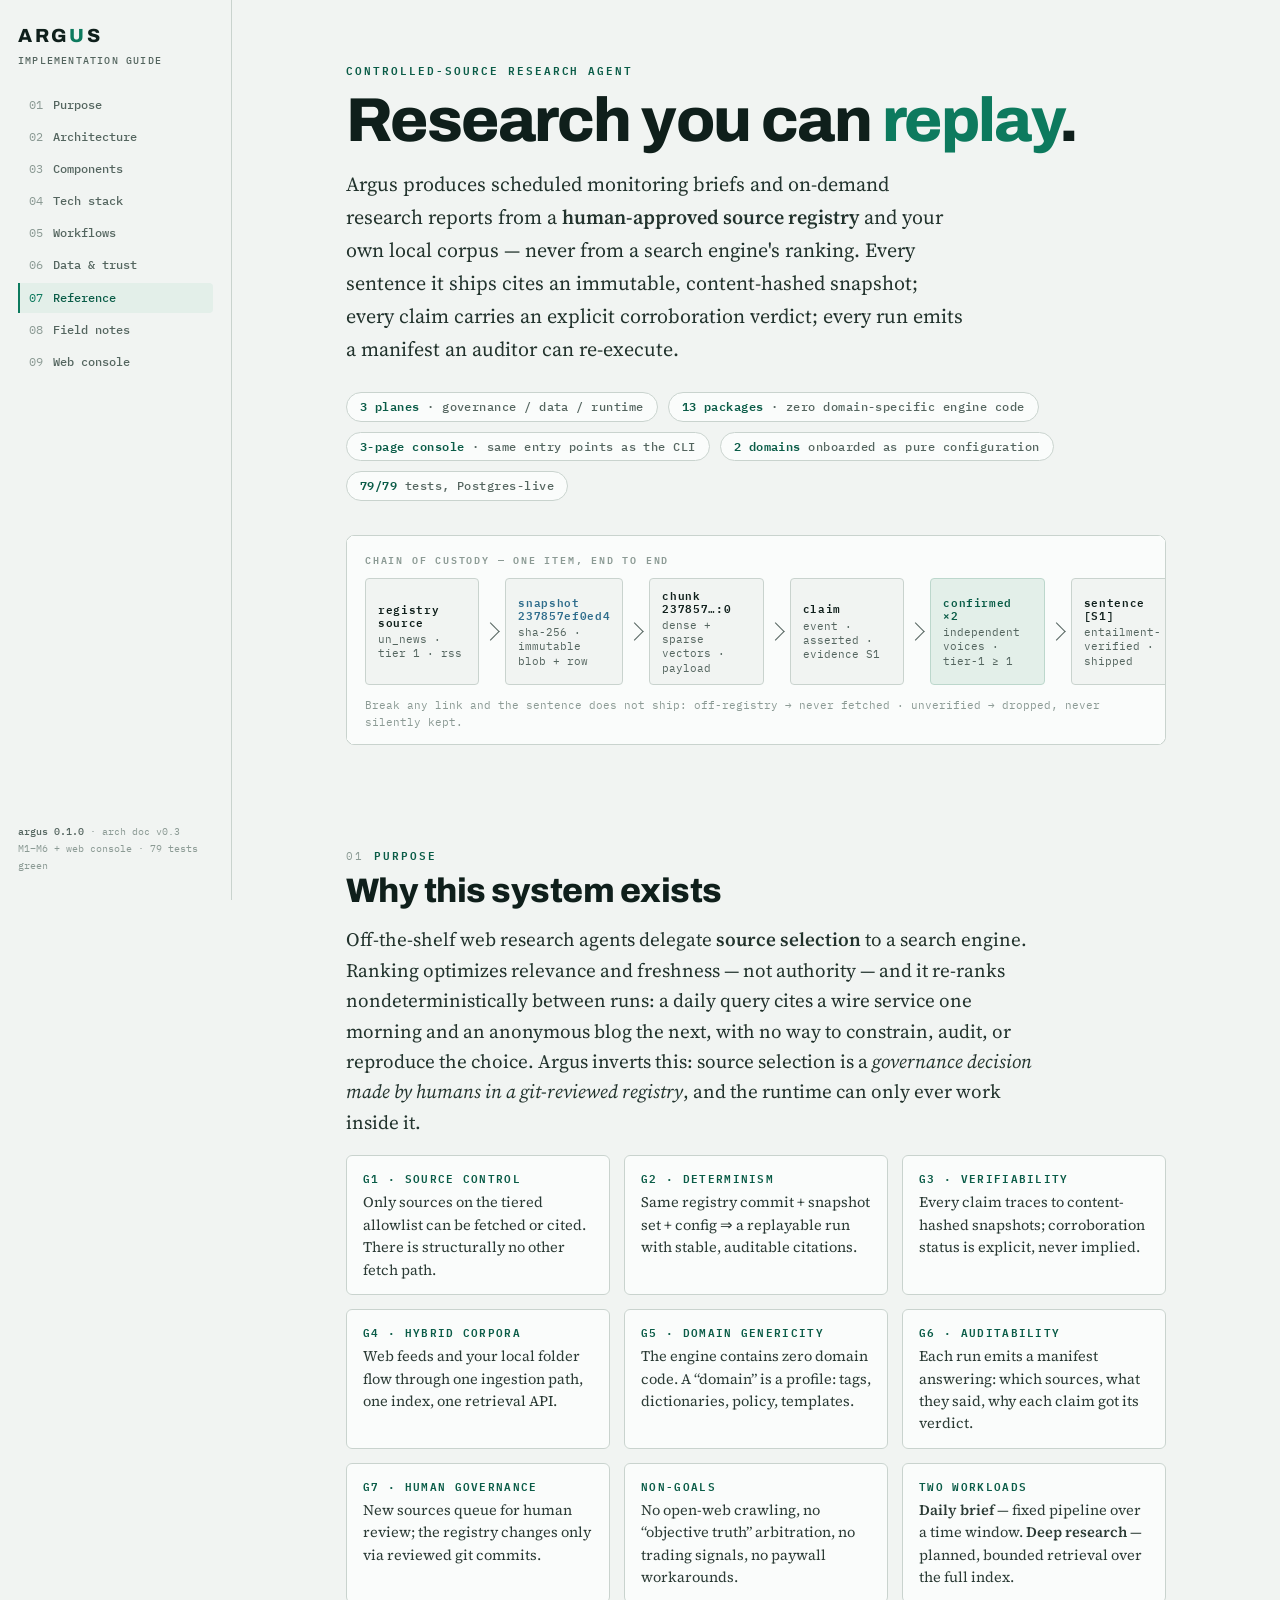
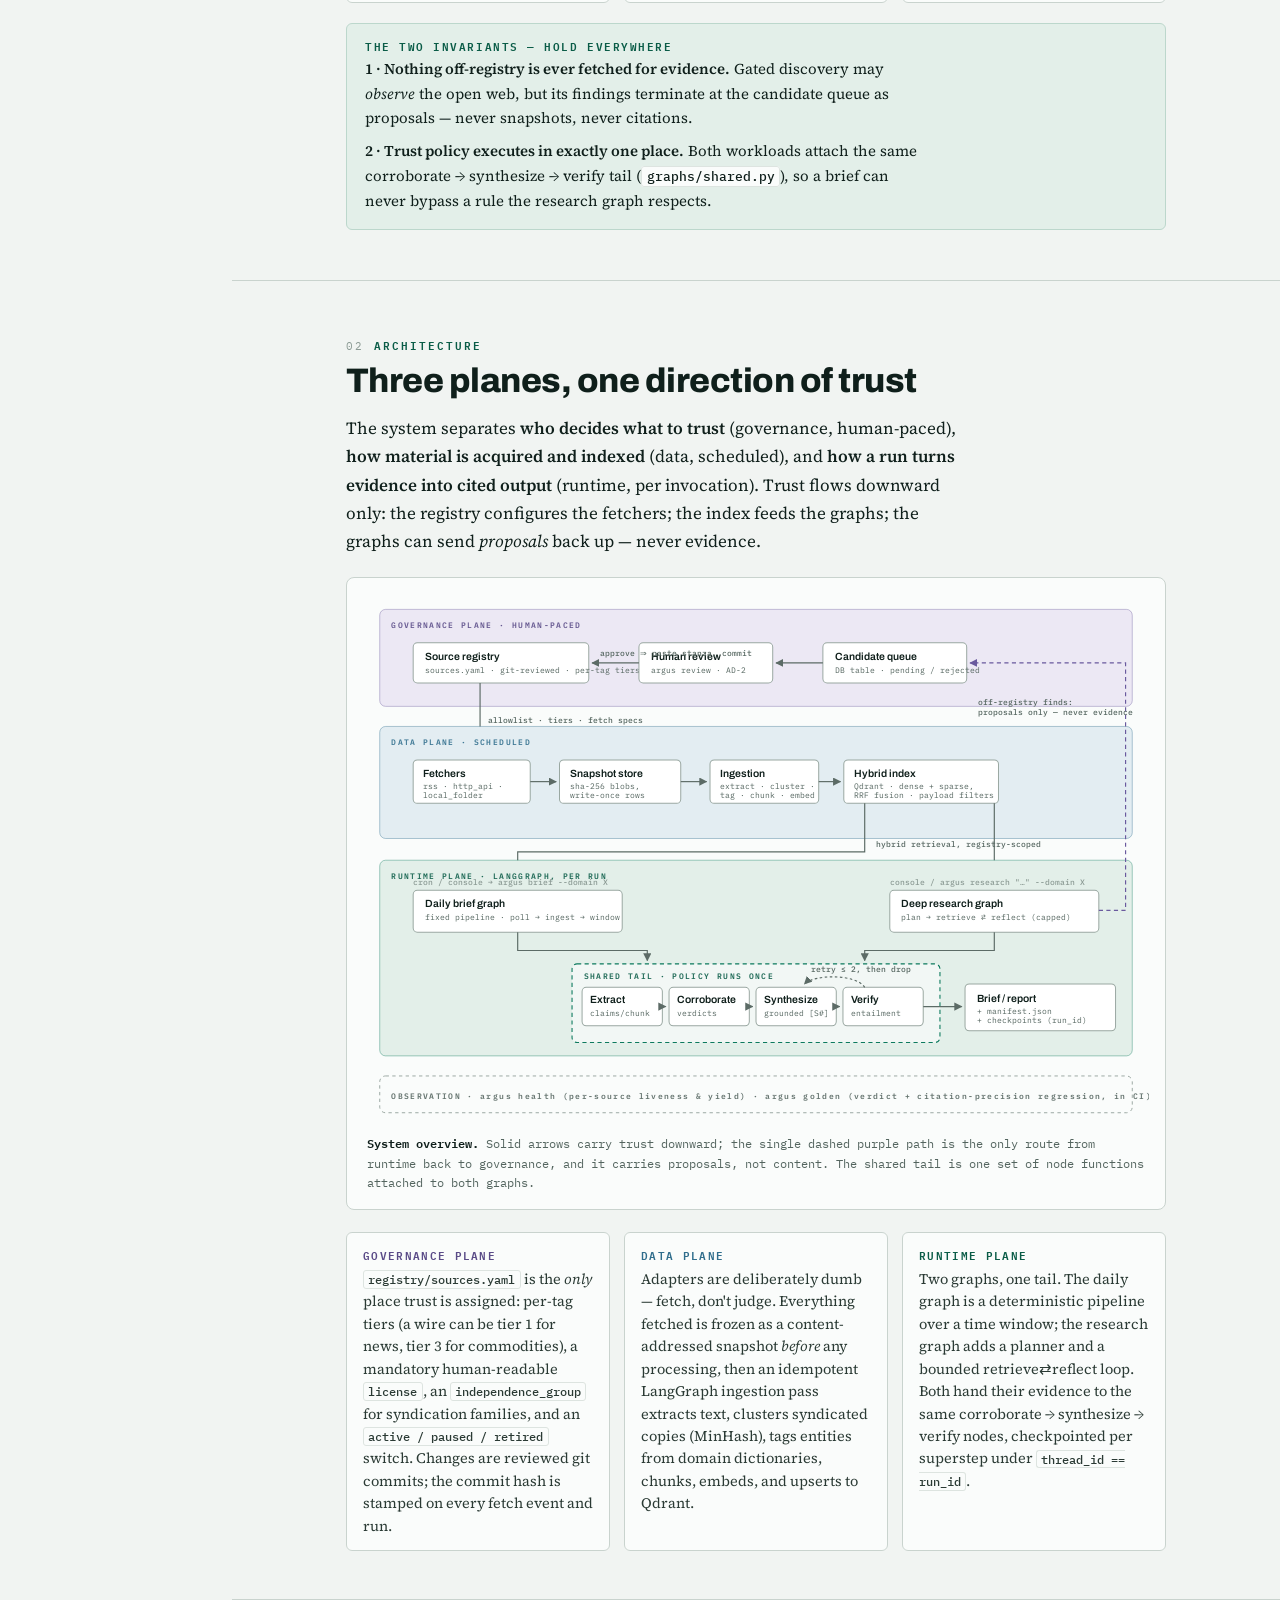
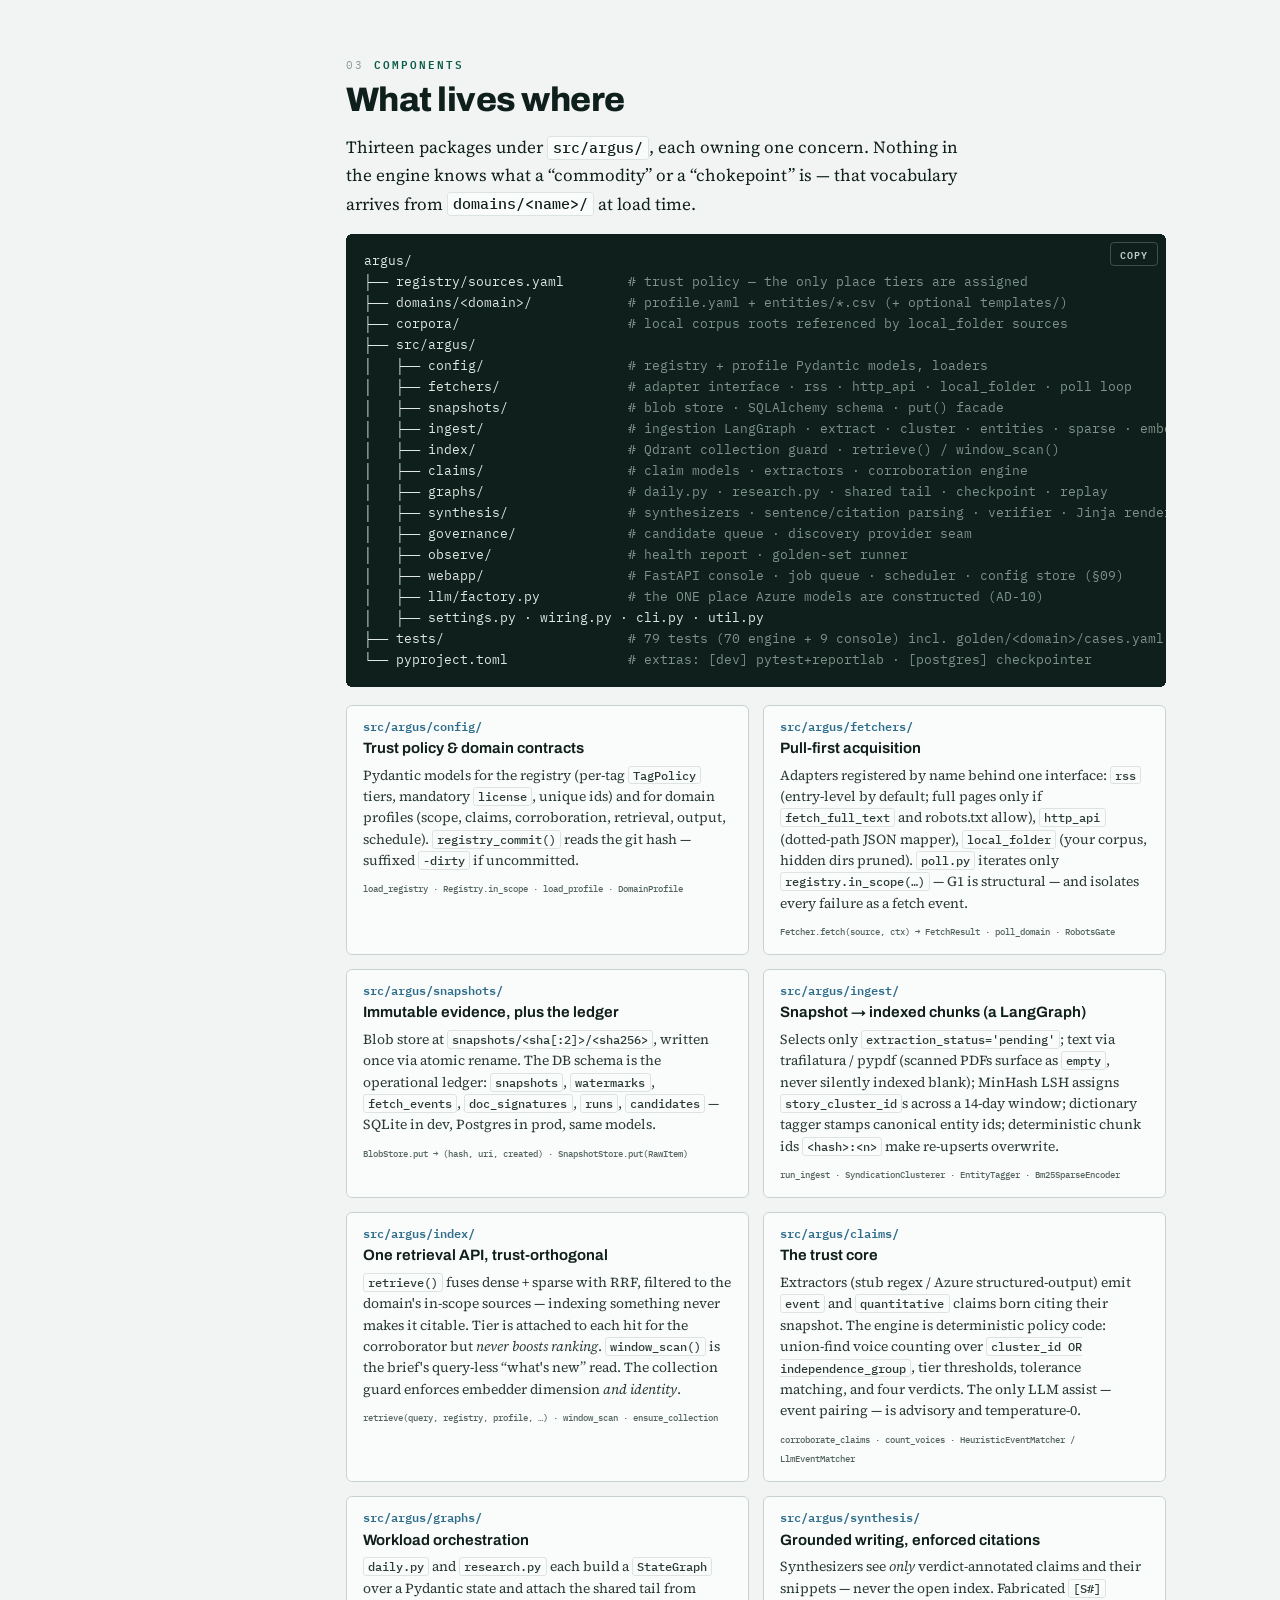
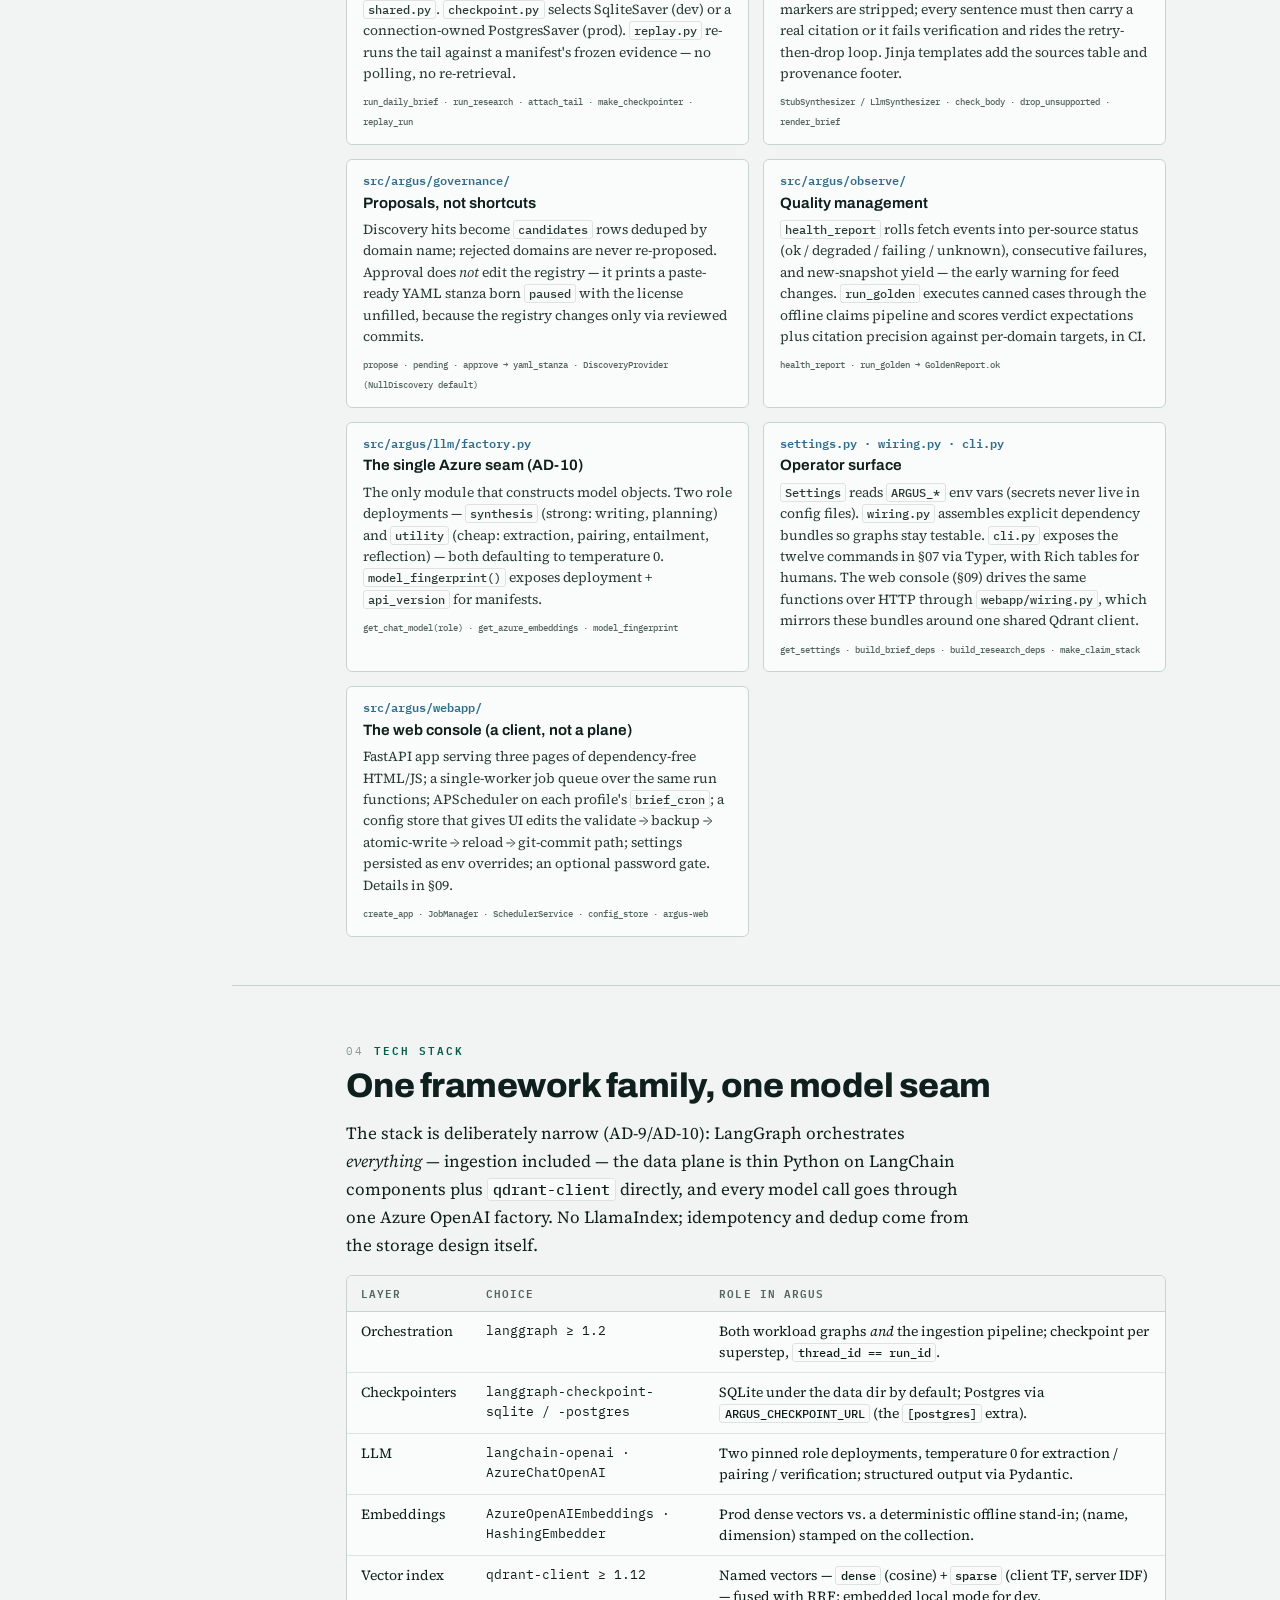
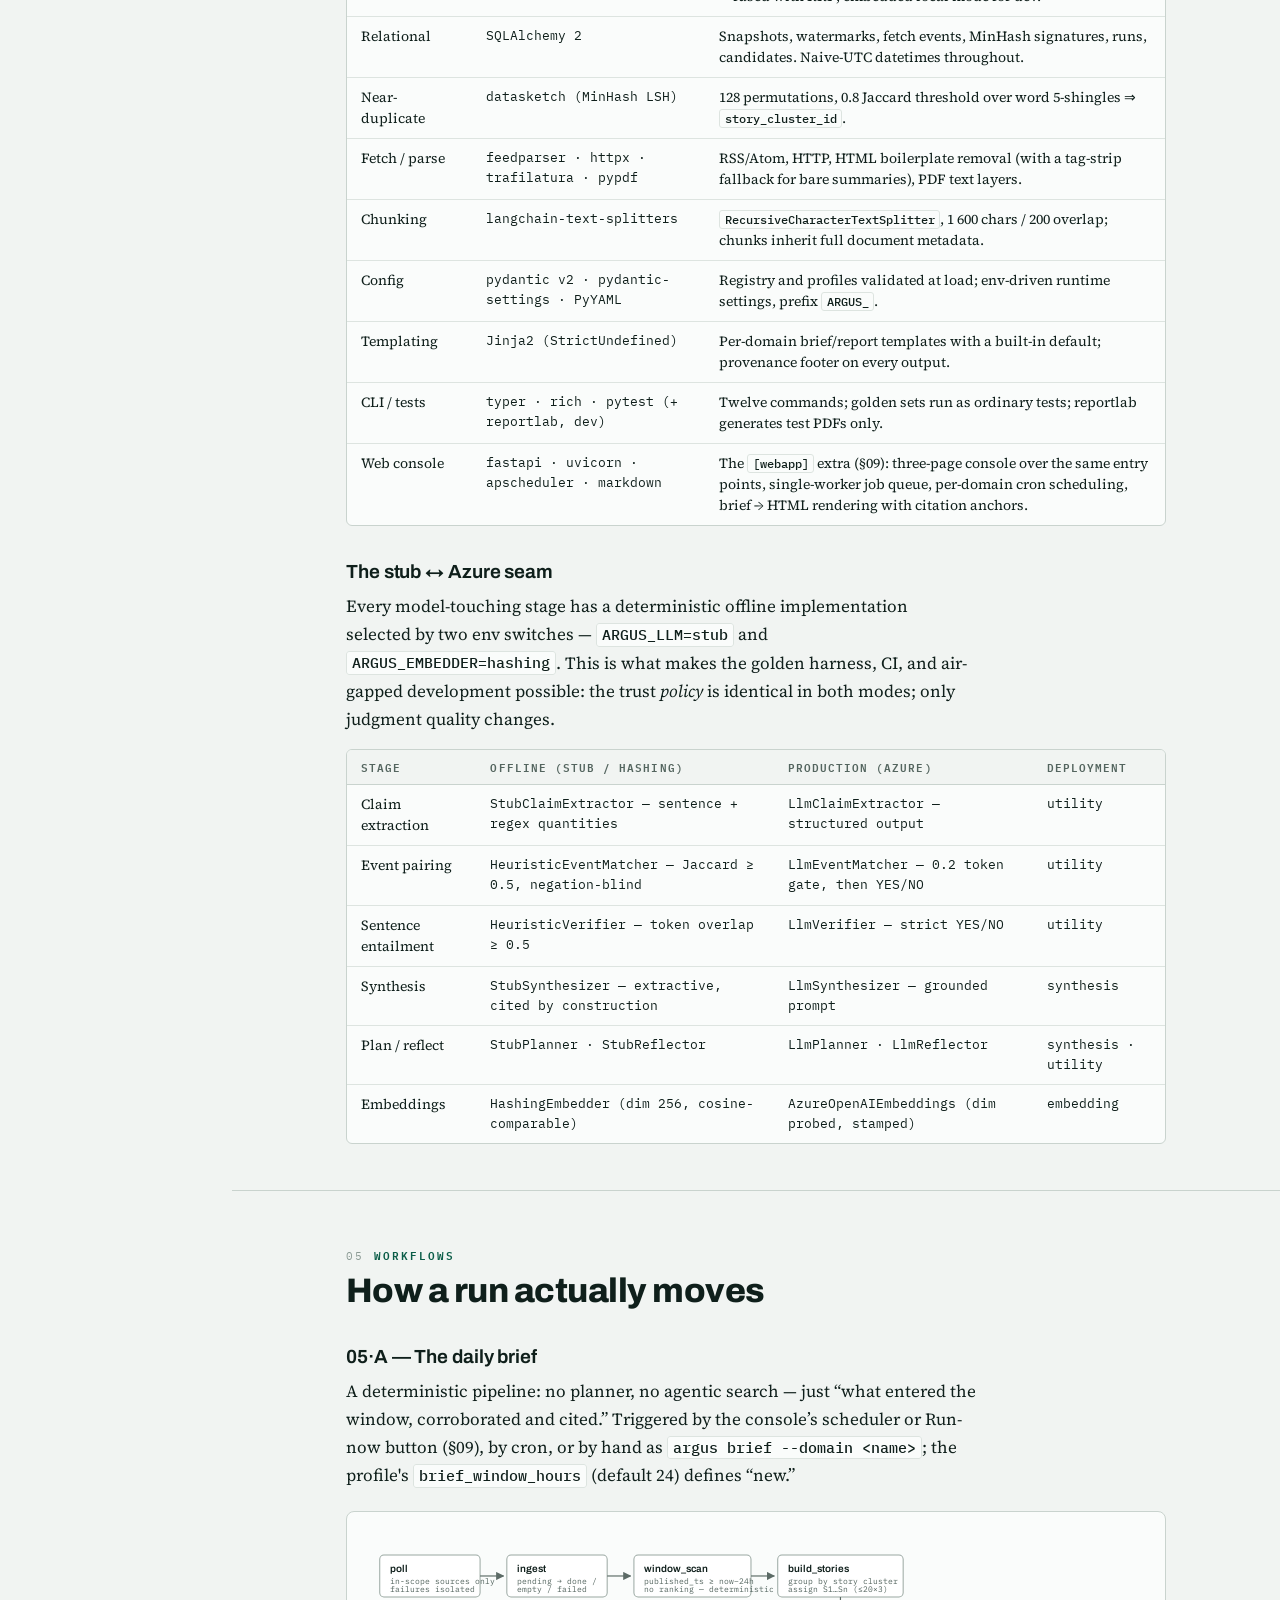
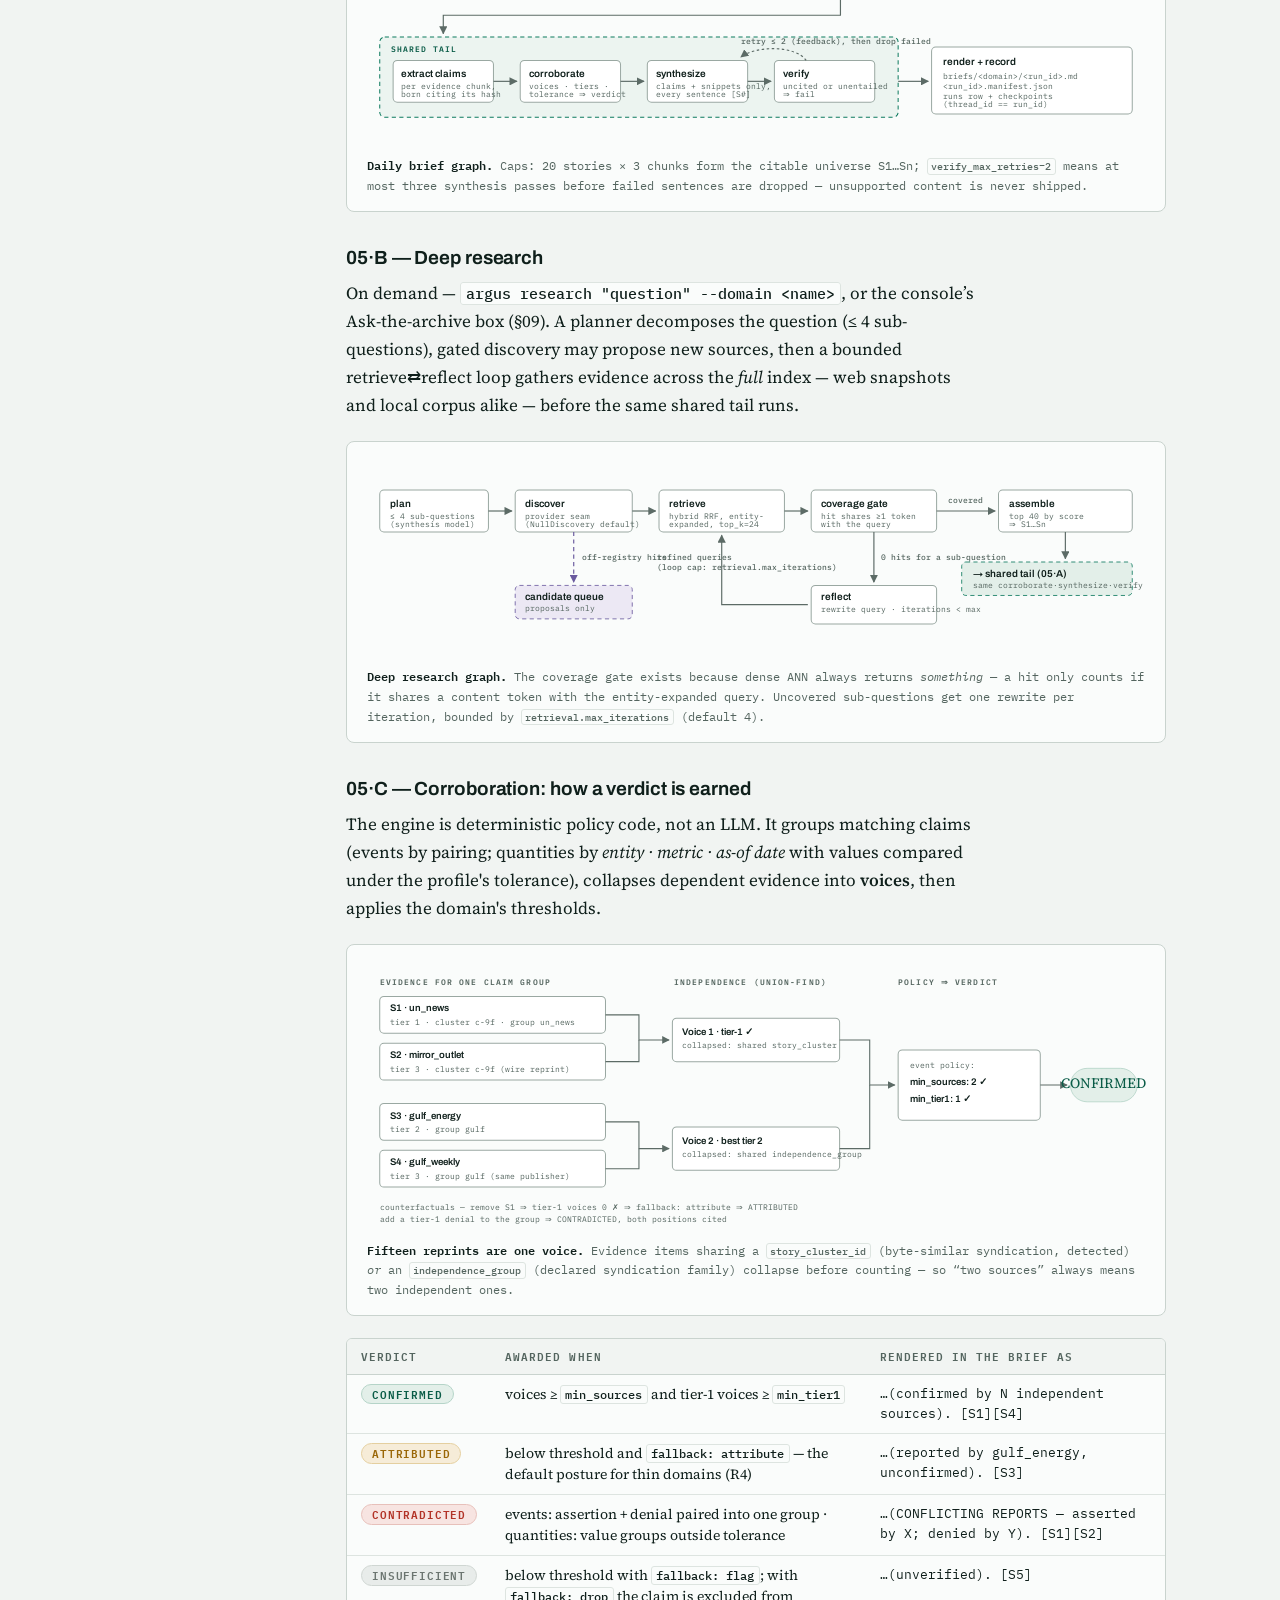
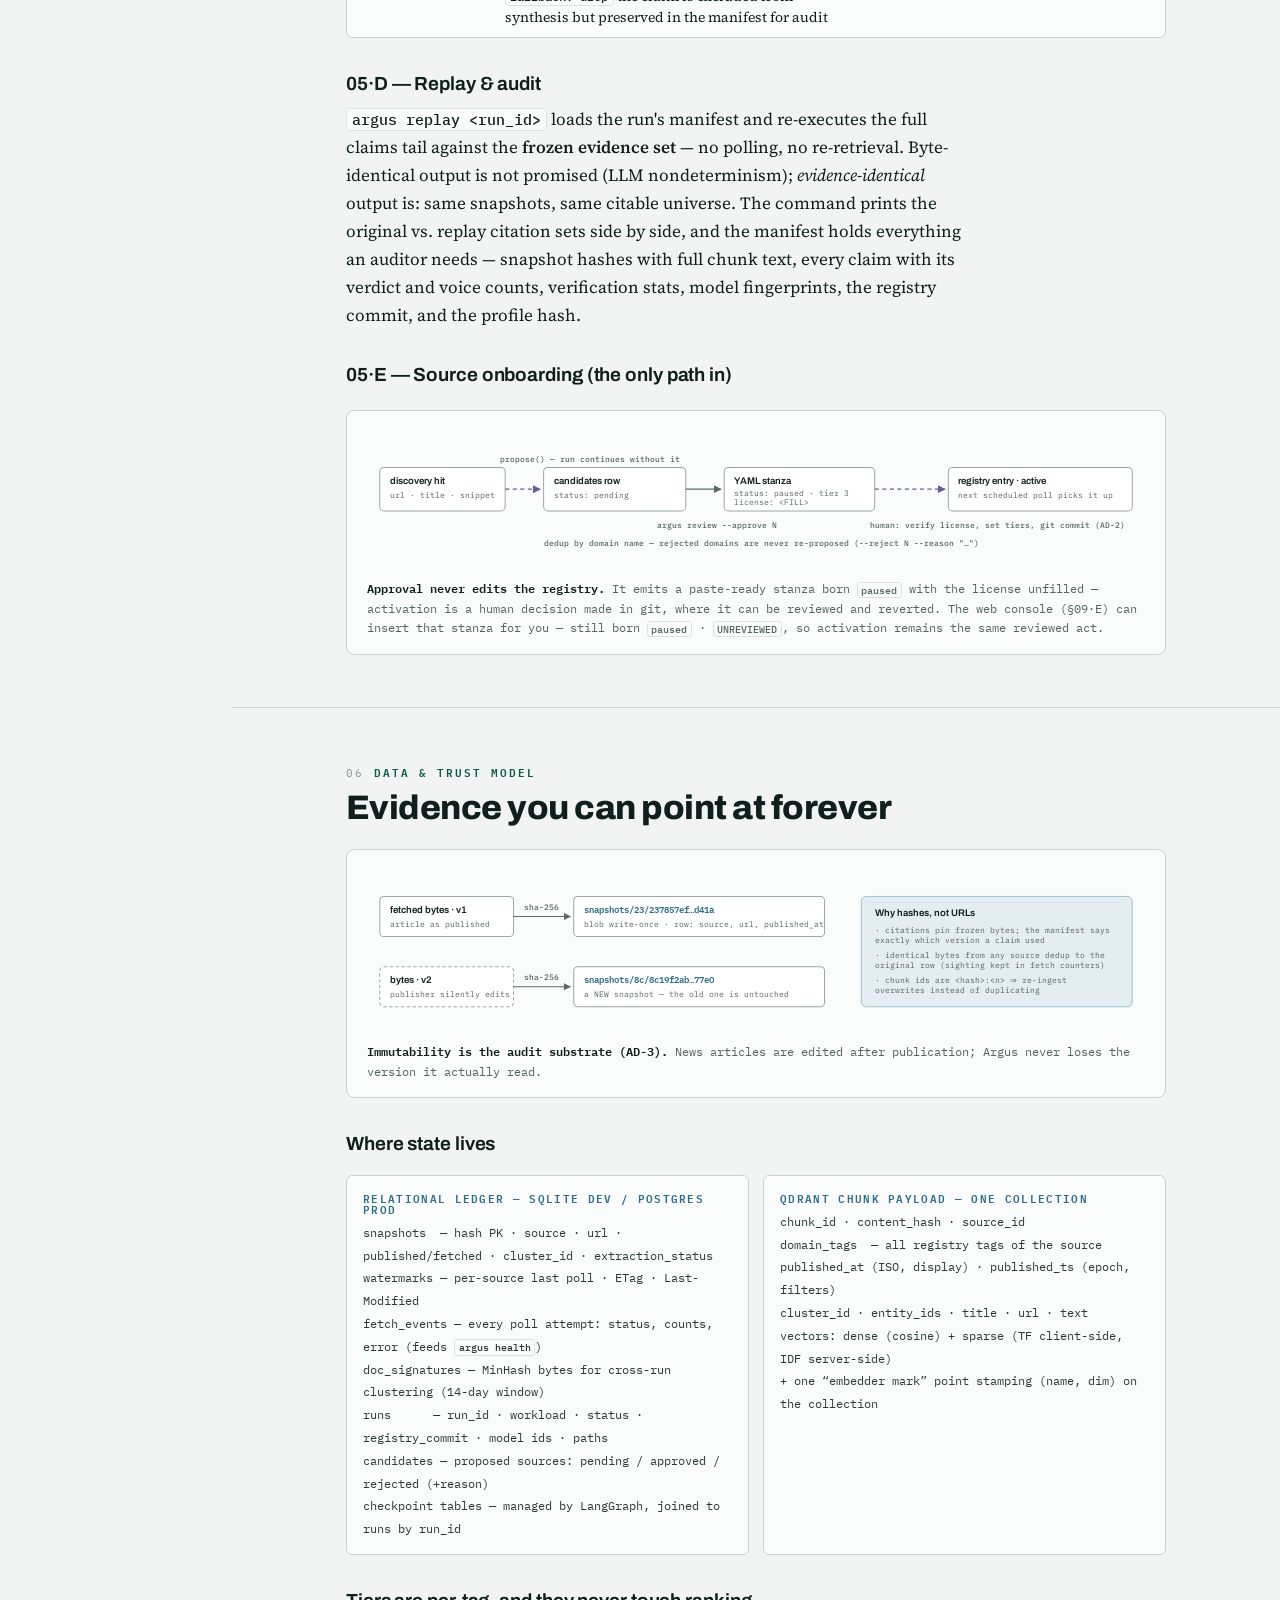
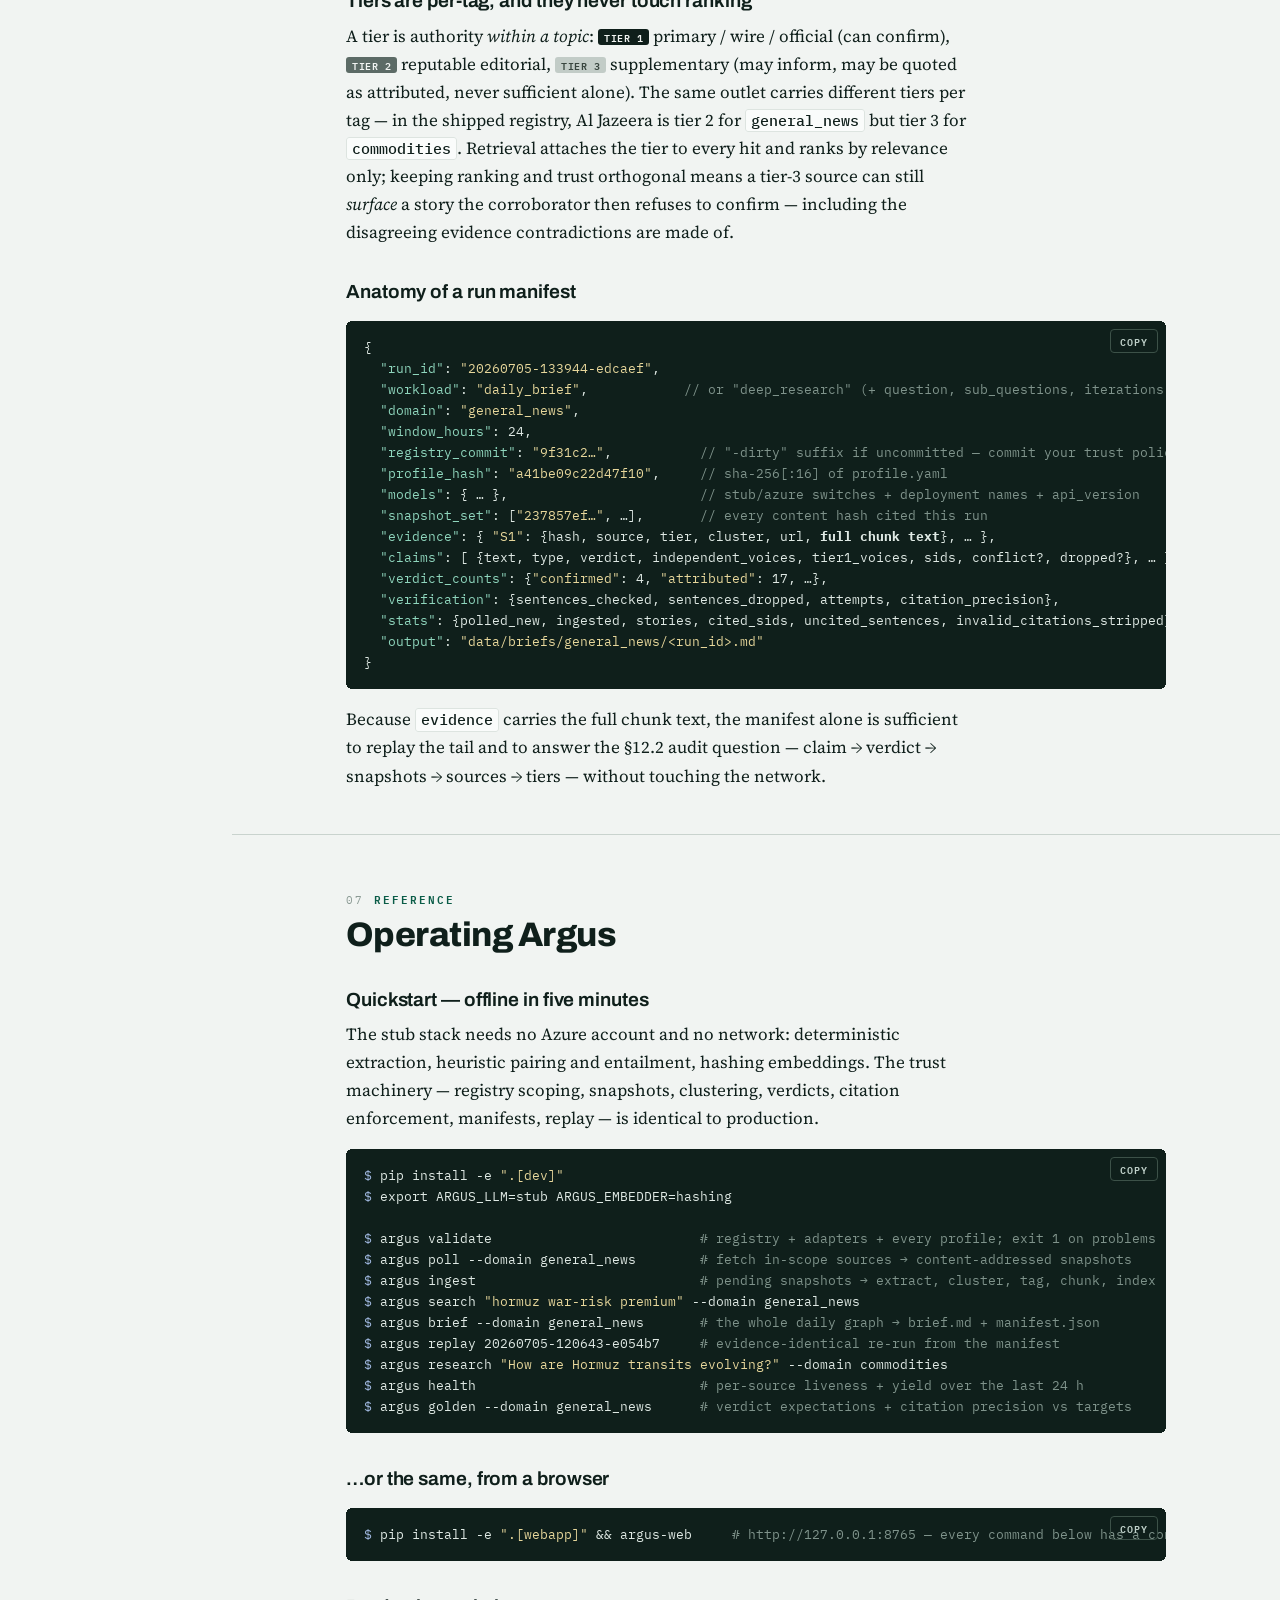
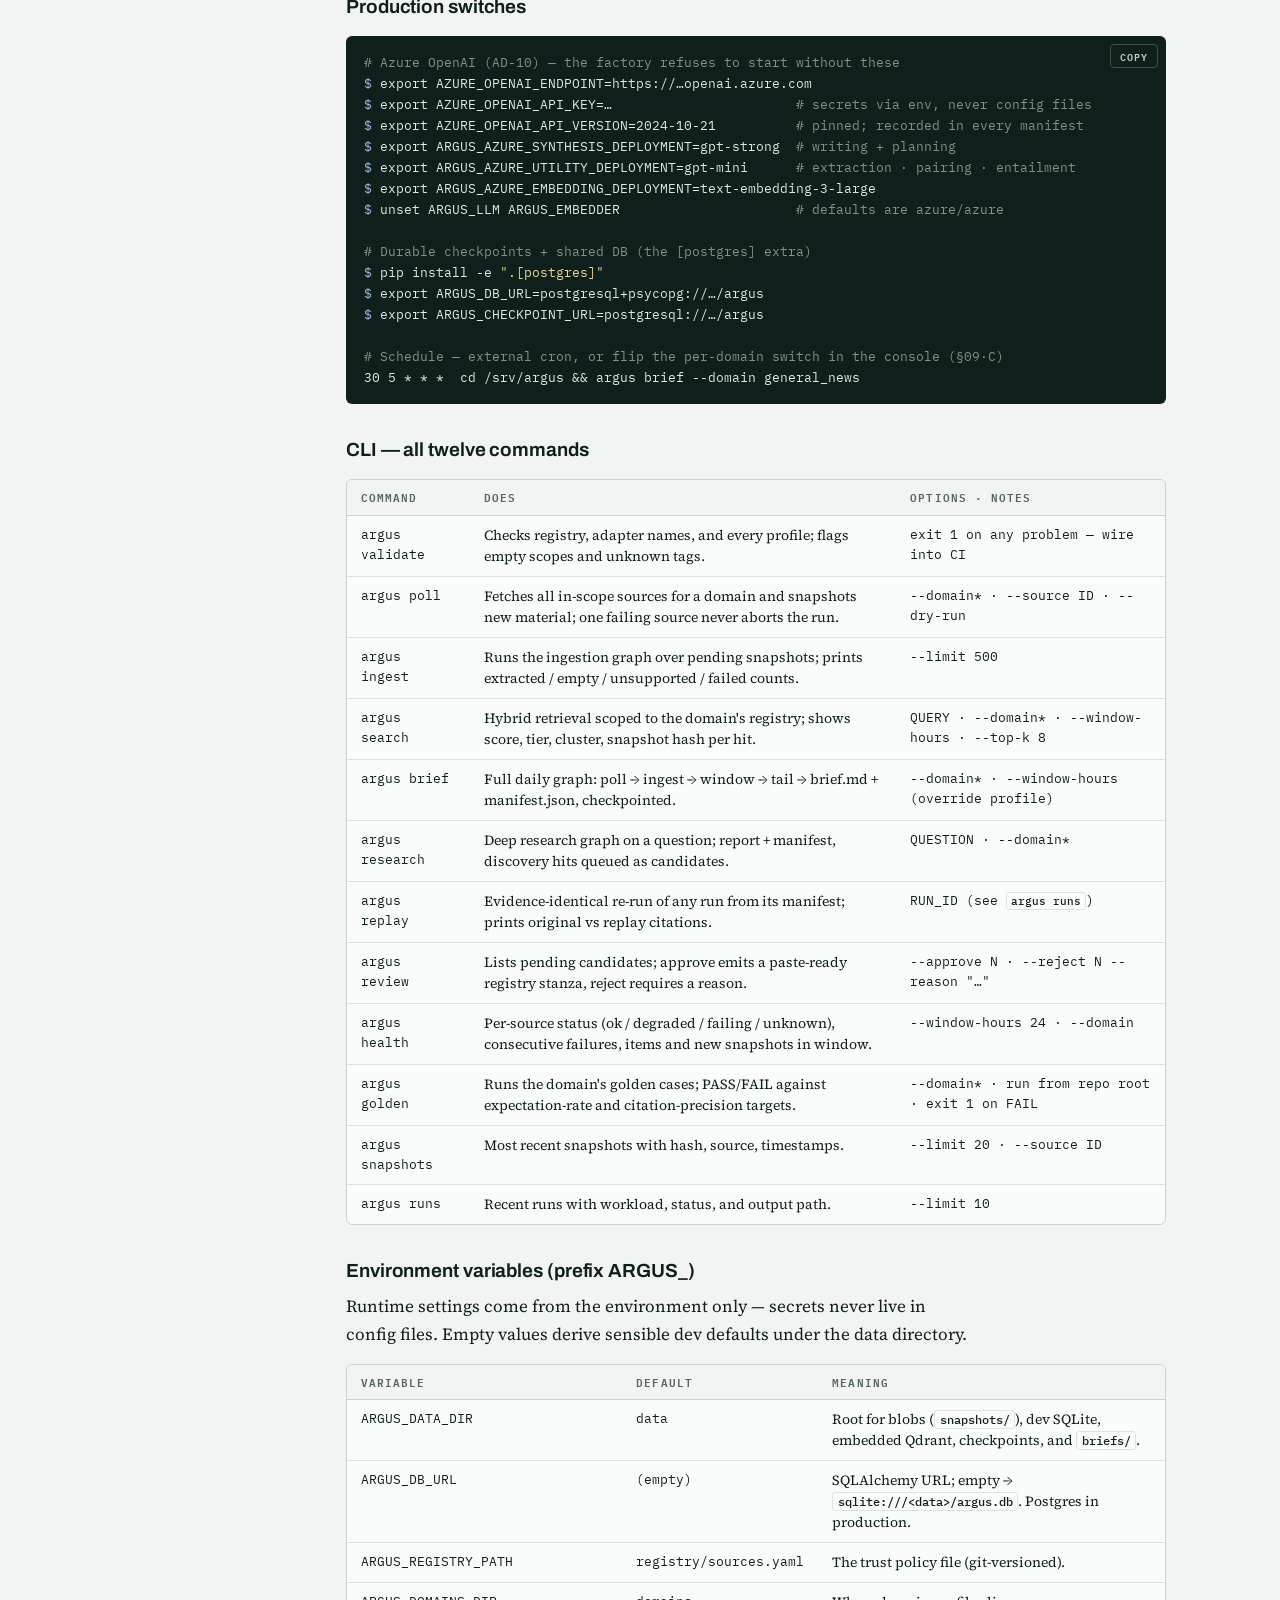
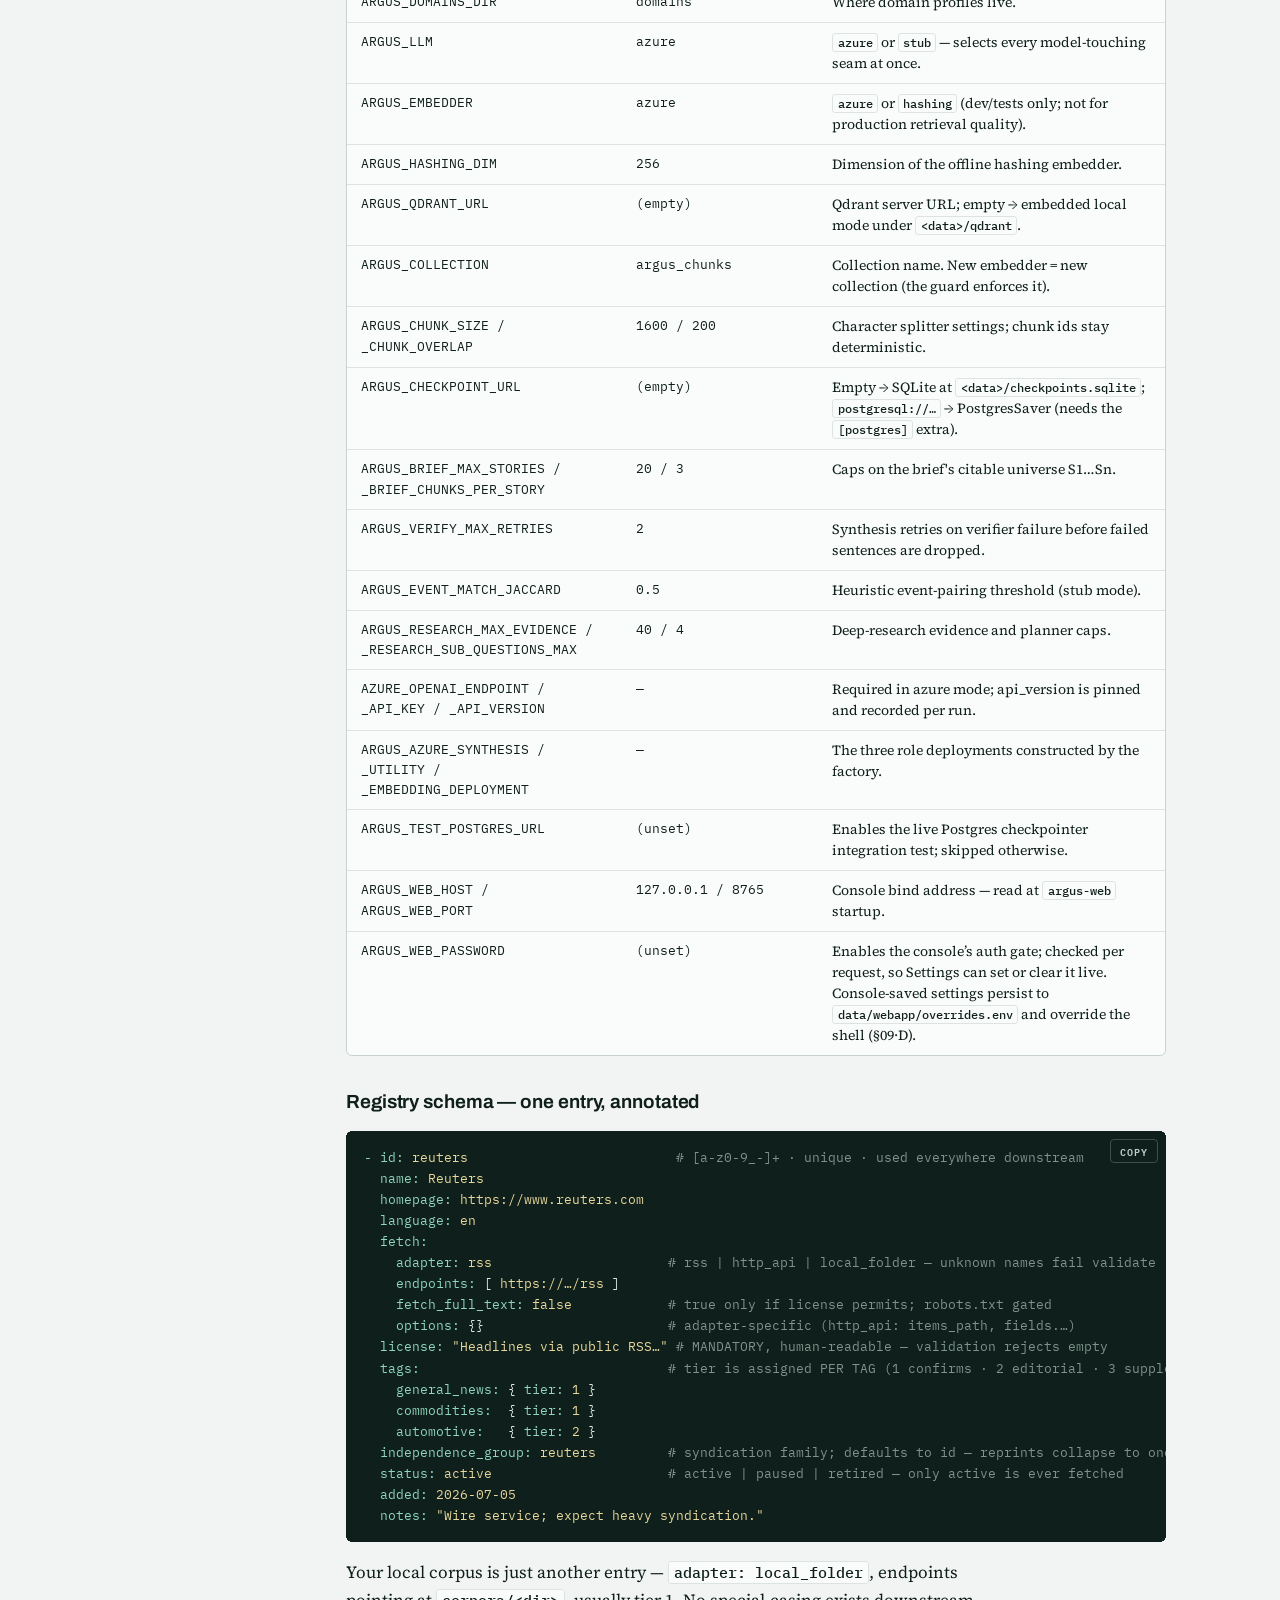
<file: argus-implementation-guide_v2.html>
<!DOCTYPE html>
<html lang="en">
<head>
<meta charset="utf-8">
<meta name="viewport" content="width=device-width, initial-scale=1">
<title>Argus — Implementation Guide</title>
<meta name="description" content="Visual guide to the Argus controlled-source research agent: architecture, components, tech stack, workflows, operating reference, and the web console.">
<link rel="preconnect" href="https://fonts.googleapis.com">
<link rel="preconnect" href="https://fonts.gstatic.com" crossorigin>
<link href="https://fonts.googleapis.com/css2?family=Archivo:wght@500;650;800&amp;family=Source+Serif+4:ital,opsz,wght@0,8..60,400;0,8..60,600;1,8..60,400&amp;family=IBM+Plex+Mono:wght@400;500;600&amp;display=swap" rel="stylesheet">
<style>
/* ============ tokens: the audit-ledger system ============ */
:root{
  --paper:#f1f4f2;          /* cool records-gray, deliberately not cream   */
  --panel:#fafcfb;          /* raised card                                  */
  --ink:#0f1f1b;            /* pine-black ink                               */
  --dim:#54655f;            /* annotation gray-green                        */
  --faint:#8b9a94;
  --line:#c9d3ce;           /* hairline                                     */
  --line-soft:#dde4e0;
  --signal:#0d7a5e;         /* verification green — the one brand accent    */
  --signal-ink:#0a5c47;
  --signal-wash:#e3efe9;
  --attr:#9a6708;           /* attributed amber                             */
  --attr-wash:#f6ecd8;
  --contra:#b23327;         /* contradicted red                             */
  --contra-wash:#f7e4e1;
  --insuf:#6b7570;
  --gov:#6a5a9e;            /* governance plane                             */
  --gov-wash:#ece8f4;
  --data:#2f6d8c;           /* data plane                                   */
  --data-wash:#e3edf2;
  --run:#0d7a5e;            /* runtime plane = signal                       */
  --run-wash:#e3efe9;
  --mono:'IBM Plex Mono',ui-monospace,'SF Mono',Menlo,Consolas,monospace;
  --serif:'Source Serif 4',Georgia,'Times New Roman',serif;
  --disp:'Archivo','Helvetica Neue',Arial,sans-serif;
  --rail-w:232px;
  --maxw:900px;
  --r:4px;
}
*{box-sizing:border-box}
html{scroll-behavior:smooth}
@media (prefers-reduced-motion:reduce){html{scroll-behavior:auto}}
body{
  margin:0;background:var(--paper);color:var(--ink);
  font:400 17px/1.65 var(--serif);
  -webkit-font-smoothing:antialiased;text-rendering:optimizeLegibility;
}
::selection{background:var(--signal);color:#fff}

/* ============ left rail (case-file index) ============ */
.rail{
  position:fixed;inset:0 auto 0 0;width:var(--rail-w);
  border-right:1px solid var(--line);background:var(--paper);
  padding:26px 18px;display:flex;flex-direction:column;gap:0;z-index:40;
}
.rail .wordmark{font:800 19px/1 var(--disp);letter-spacing:.14em}
.rail .wordmark span{color:var(--signal)}
.rail .sub{font:500 10px/1.5 var(--mono);color:var(--dim);letter-spacing:.12em;text-transform:uppercase;margin:8px 0 22px}
.rail nav{display:flex;flex-direction:column;gap:2px}
.rail a{
  display:flex;gap:10px;align-items:baseline;text-decoration:none;color:var(--dim);
  font:500 11.5px/1.4 var(--mono);padding:7px 9px;border-left:2px solid transparent;border-radius:0 var(--r) var(--r) 0;
}
.rail a .n{color:var(--faint);font-weight:400}
.rail a:hover{color:var(--ink);background:var(--panel)}
.rail a.on{color:var(--signal-ink);border-left-color:var(--signal);background:var(--signal-wash)}
.rail a.on .n{color:var(--signal)}
.rail .foot{margin-top:auto;font:400 10px/1.7 var(--mono);color:var(--faint)}
.rail .foot b{color:var(--dim);font-weight:500}

/* ============ page column ============ */
.page{margin-left:var(--rail-w)}
.col{max-width:var(--maxw);margin:0 auto;padding:0 40px}
section{padding:58px 0 30px;border-top:1px solid var(--line)}
section:first-of-type{border-top:0}

/* section furniture */
.eyebrow{font:600 11px/1 var(--mono);letter-spacing:.18em;text-transform:uppercase;color:var(--signal-ink)}
.eyebrow .n{color:var(--faint);font-weight:400;margin-right:10px}
h2{font:800 clamp(26px,3.4vw,34px)/1.12 var(--disp);letter-spacing:-.015em;margin:10px 0 14px}
h3{font:650 19px/1.3 var(--disp);letter-spacing:-.005em;margin:34px 0 8px}
h4{font:600 12px/1.4 var(--mono);letter-spacing:.14em;text-transform:uppercase;color:var(--dim);margin:26px 0 8px}
p{margin:0 0 14px;max-width:70ch}
.lede{font-size:19px;line-height:1.6;color:#22332d}
a{color:var(--signal-ink);text-decoration-thickness:1px;text-underline-offset:3px}
strong{font-weight:600}
code,kbd{font:500 .86em var(--mono)}
code{background:var(--panel);border:1px solid var(--line-soft);border-radius:3px;padding:.08em .35em}
td code{white-space:nowrap}
kbd{border:1px solid var(--line);border-bottom-width:2px;border-radius:3px;padding:.05em .4em;background:var(--panel)}

/* ============ hero ============ */
.hero{padding:64px 0 40px}
.hero h1{font:800 clamp(40px,6vw,62px)/1.02 var(--disp);letter-spacing:-.025em;margin:14px 0 16px}
.hero h1 em{font-style:normal;color:var(--signal)}
.hero .thesis{font-size:20px;max-width:62ch;color:#22332d}
.statline{display:flex;flex-wrap:wrap;gap:10px;margin:26px 0 8px}
.stat{font:500 11.5px/1 var(--mono);letter-spacing:.04em;color:var(--dim);
  border:1px solid var(--line);border-radius:999px;padding:8px 13px;background:var(--panel)}
.stat b{color:var(--signal-ink);font-weight:600}

/* chain-of-custody strip — the signature */
.chain{margin:34px 0 6px;border:1px solid var(--line);border-radius:8px;background:var(--panel);padding:18px 18px 14px;overflow-x:auto}
.chain .lbl{font:600 10px/1 var(--mono);letter-spacing:.18em;text-transform:uppercase;color:var(--faint);margin-bottom:14px}
.chain .row{display:flex;align-items:stretch;gap:0;min-width:820px}
.link{position:relative;flex:1;display:flex;flex-direction:column;gap:4px;justify-content:center;
  border:1px solid var(--line);background:var(--paper);border-radius:var(--r);padding:9px 12px;margin-right:26px}
.link:last-child{margin-right:0}
.link::after{content:"";position:absolute;right:-19px;top:50%;width:12px;height:12px;margin-top:-6px;
  border-top:1.5px solid var(--dim);border-right:1.5px solid var(--dim);transform:rotate(45deg)}
.link:last-child::after{display:none}
.link .t{font:600 11px/1.2 var(--mono);letter-spacing:.06em;color:var(--ink)}
.link .d{font:400 10.5px/1.35 var(--mono);color:var(--dim)}
.link.hash .t{color:var(--data)}
.link.verd{background:var(--signal-wash);border-color:#bcd7cc}
.link.verd .t{color:var(--signal-ink)}
.chain .cap{font:400 10.5px/1.6 var(--mono);color:var(--faint);margin-top:12px}

/* ============ shared blocks ============ */
.grid{display:grid;gap:14px;margin:18px 0}
.g2{grid-template-columns:repeat(2,1fr)}
.g3{grid-template-columns:repeat(3,1fr)}
.card{border:1px solid var(--line);border-radius:6px;background:var(--panel);padding:16px 16px 13px}
.card .k{font:600 11px/1 var(--mono);letter-spacing:.12em;text-transform:uppercase;color:var(--signal-ink);margin-bottom:8px}
.card p{font-size:14.5px;line-height:1.55;color:#2a3a34;margin:0}
.card p+p{margin-top:8px}
.card code{font-size:.84em}

.callout{border:1px solid #bcd7cc;background:var(--signal-wash);border-radius:6px;padding:16px 18px;margin:20px 0}
.callout.warn{border-color:#e2cfa2;background:var(--attr-wash)}
.callout .k{font:600 11px/1 var(--mono);letter-spacing:.14em;text-transform:uppercase;margin-bottom:6px;color:var(--signal-ink)}
.callout.warn .k{color:var(--attr)}
.callout p{font-size:15px;margin:0}
.callout p+p{margin-top:8px}

/* verdict + tier badges */
.badge{display:inline-block;font:600 10.5px/1 var(--mono);letter-spacing:.08em;text-transform:uppercase;
  border-radius:999px;padding:4px 10px;border:1px solid transparent;white-space:nowrap}
.b-conf{background:var(--signal-wash);color:var(--signal-ink);border-color:#b5d4c8}
.b-attr{background:var(--attr-wash);color:var(--attr);border-color:#e4cf9f}
.b-contra{background:var(--contra-wash);color:var(--contra);border-color:#e7c0ba}
.b-insuf{background:#e8ecea;color:var(--insuf);border-color:#cfd6d2}
.b-inert{background:#eef1f0;color:var(--faint);border-color:var(--line-soft);text-transform:none;letter-spacing:.03em}
.tier{display:inline-block;font:600 10px/1 var(--mono);border-radius:3px;padding:3px 6px;letter-spacing:.05em}
.t1{background:var(--ink);color:var(--paper)}
.t2{background:#5c6b66;color:var(--paper)}
.t3{background:#c2ccc7;color:#39463f}

/* ============ tables ============ */
.scrollx{overflow-x:auto;margin:16px 0;border:1px solid var(--line);border-radius:6px;background:var(--panel)}
table{border-collapse:collapse;width:100%;font-size:14px;line-height:1.5}
th{font:600 10.5px/1.4 var(--mono);letter-spacing:.1em;text-transform:uppercase;color:var(--dim);
  text-align:left;padding:10px 14px;border-bottom:1px solid var(--line);background:var(--paper);white-space:nowrap}
td{padding:9px 14px;border-bottom:1px solid var(--line-soft);vertical-align:top}
tr:last-child td{border-bottom:0}
td code{white-space:nowrap}
td.mono,.mono{font:400 13px/1.55 var(--mono)}
.num{text-align:right;font-family:var(--mono);white-space:nowrap}

/* ============ code blocks ============ */
.codewrap{position:relative;margin:16px 0}
pre{margin:0;background:#0f1f1b;color:#dfe9e4;border-radius:6px;padding:16px 18px;
  font:400 13px/1.62 var(--mono);overflow-x:auto;tab-size:2}
pre .c{color:#7f938b}      /* comment    */
pre .k{color:#8fd6bd}      /* key/flag   */
pre .s{color:#e7d79b}      /* string/val */
pre .p{color:#9fb7de}      /* prompt/$   */
.copy{position:absolute;top:8px;right:8px;font:600 10px/1 var(--mono);letter-spacing:.1em;text-transform:uppercase;
  color:#bfd0c9;background:transparent;border:1px solid #3c5148;border-radius:4px;padding:6px 9px;cursor:pointer}
.copy:hover{color:#fff;border-color:#6f8a80}
.copy:focus-visible{outline:2px solid var(--signal);outline-offset:2px}

/* ============ diagram bands ============ */
figure.band{margin:22px 0;border:1px solid var(--line);border-radius:8px;background:var(--panel);padding:18px 16px 8px;overflow-x:auto}
figure.band svg{display:block;width:100%;height:auto;min-width:720px}
figcaption{font:400 11.5px/1.7 var(--mono);color:var(--dim);padding:10px 4px 8px;max-width:none}
figcaption b{color:var(--ink);font-weight:600}

/* component tour */
.comp{border:1px solid var(--line);border-radius:6px;background:var(--panel);padding:15px 16px 12px}
.comp .path{font:600 11.5px/1 var(--mono);color:var(--data)}
.comp .role{font:650 15px/1.3 var(--disp);margin:7px 0 6px}
.comp p{font-size:13.8px;line-height:1.55;color:#2a3a34;margin:0 0 8px}
.comp .sym{font:400 11px/1.8 var(--mono);color:var(--dim)}
.comp .sym code{background:transparent;border:0;padding:0;color:var(--dim)}

/* reveal on scroll */
.rv{opacity:0;transform:translateY(10px);transition:opacity .5s ease,transform .5s ease}
.rv.in{opacity:1;transform:none}
@media (prefers-reduced-motion:reduce){.rv{opacity:1;transform:none;transition:none}}

/* footer */
footer{border-top:1px solid var(--line);margin-top:40px;padding:30px 0 60px;color:var(--dim);font:400 12px/1.8 var(--mono)}

/* focus */
a:focus-visible,button:focus-visible{outline:2px solid var(--signal);outline-offset:2px;border-radius:2px}

/* ============ responsive ============ */
@media (max-width:1120px){
  .rail{position:sticky;top:0;inset:auto;width:auto;flex-direction:row;align-items:center;gap:16px;
    padding:10px 16px;border-right:0;border-bottom:1px solid var(--line);overflow-x:auto}
  .rail .sub,.rail .foot{display:none}
  .rail nav{flex-direction:row;gap:4px}
  .rail a{border-left:0;border-bottom:2px solid transparent;border-radius:var(--r) var(--r) 0 0;white-space:nowrap;padding:7px 8px}
  .rail a.on{border-bottom-color:var(--signal)}
  .page{margin-left:0}
}
@media (max-width:820px){
  .g3{grid-template-columns:1fr 1fr}
  .col{padding:0 20px}
}
@media (max-width:620px){
  .g2,.g3{grid-template-columns:1fr}
  body{font-size:16px}
  .hero{padding:44px 0 28px}
}
</style>
</head>
<body>
<aside class="rail" aria-label="Guide index">
  <div class="wordmark">ARG<span>U</span>S</div>
  <div class="sub">Implementation guide</div>
  <nav id="railnav">
    <a href="#s1"><span class="n">01</span>Purpose</a>
    <a href="#s2"><span class="n">02</span>Architecture</a>
    <a href="#s3"><span class="n">03</span>Components</a>
    <a href="#s4"><span class="n">04</span>Tech stack</a>
    <a href="#s5"><span class="n">05</span>Workflows</a>
    <a href="#s6"><span class="n">06</span>Data &amp; trust</a>
    <a href="#s7"><span class="n">07</span>Reference</a>
    <a href="#s8"><span class="n">08</span>Field notes</a>
    <a href="#s9"><span class="n">09</span>Web console</a>
  </nav>
  <div class="foot"><b>argus 0.1.0</b> · arch doc v0.3<br>M1–M6 + web console · 79 tests green</div>
</aside>

<main class="page">

<!-- ================================================================ HERO -->
<header class="hero">
  <div class="col">
    <div class="eyebrow">Controlled-source research agent</div>
    <h1>Research you can <em>replay</em>.</h1>
    <p class="thesis">Argus produces scheduled monitoring briefs and on-demand research reports from a
    <strong>human-approved source registry</strong> and your own local corpus — never from a search engine's ranking.
    Every sentence it ships cites an immutable, content-hashed snapshot; every claim carries an explicit
    corroboration verdict; every run emits a manifest an auditor can re-execute.</p>

    <div class="statline">
      <span class="stat"><b>3 planes</b> · governance / data / runtime</span>
      <span class="stat"><b>13 packages</b> · zero domain-specific engine code</span>
      <span class="stat"><b>3-page console</b> · same entry points as the CLI</span>
      <span class="stat"><b>2 domains</b> onboarded as pure configuration</span>
      <span class="stat"><b>79/79</b> tests, Postgres-live</span>
    </div>

    <div class="chain" aria-label="Chain of custody from feed to cited sentence">
      <div class="lbl">Chain of custody — one item, end to end</div>
      <div class="row">
        <div class="link"><span class="t">registry source</span><span class="d">un_news · tier 1 · rss</span></div>
        <div class="link hash"><span class="t">snapshot 237857ef0ed4</span><span class="d">sha-256 · immutable blob + row</span></div>
        <div class="link"><span class="t">chunk 237857…:0</span><span class="d">dense + sparse vectors · payload</span></div>
        <div class="link"><span class="t">claim</span><span class="d">event · asserted · evidence S1</span></div>
        <div class="link verd"><span class="t">confirmed ×2</span><span class="d">independent voices · tier-1 ≥ 1</span></div>
        <div class="link"><span class="t">sentence [S1]</span><span class="d">entailment-verified · shipped</span></div>
      </div>
      <div class="cap">Break any link and the sentence does not ship: off-registry → never fetched · unverified → dropped, never silently kept.</div>
    </div>
  </div>
</header>

<!-- ================================================================ 01 PURPOSE -->
<section id="s1">
  <div class="col">
    <div class="eyebrow"><span class="n">01</span>Purpose</div>
    <h2>Why this system exists</h2>
    <p class="lede">Off-the-shelf web research agents delegate <strong>source selection</strong> to a search engine.
    Ranking optimizes relevance and freshness — not authority — and it re-ranks nondeterministically between runs:
    a daily query cites a wire service one morning and an anonymous blog the next, with no way to constrain,
    audit, or reproduce the choice. Argus inverts this: source selection is a <em>governance decision made by humans
    in a git-reviewed registry</em>, and the runtime can only ever work inside it.</p>

    <div class="grid g3 rv">
      <div class="card"><div class="k">G1 · Source control</div><p>Only sources on the tiered allowlist can be fetched or cited. There is structurally no other fetch path.</p></div>
      <div class="card"><div class="k">G2 · Determinism</div><p>Same registry commit + snapshot set + config ⇒ a replayable run with stable, auditable citations.</p></div>
      <div class="card"><div class="k">G3 · Verifiability</div><p>Every claim traces to content-hashed snapshots; corroboration status is explicit, never implied.</p></div>
      <div class="card"><div class="k">G4 · Hybrid corpora</div><p>Web feeds and your local folder flow through one ingestion path, one index, one retrieval API.</p></div>
      <div class="card"><div class="k">G5 · Domain genericity</div><p>The engine contains zero domain code. A “domain” is a profile: tags, dictionaries, policy, templates.</p></div>
      <div class="card"><div class="k">G6 · Auditability</div><p>Each run emits a manifest answering: which sources, what they said, why each claim got its verdict.</p></div>
      <div class="card"><div class="k">G7 · Human governance</div><p>New sources queue for human review; the registry changes only via reviewed git commits.</p></div>
      <div class="card"><div class="k">Non-goals</div><p>No open-web crawling, no “objective truth” arbitration, no trading signals, no paywall workarounds.</p></div>
      <div class="card"><div class="k">Two workloads</div><p><strong>Daily brief</strong> — fixed pipeline over a time window. <strong>Deep research</strong> — planned, bounded retrieval over the full index.</p></div>
    </div>

    <div class="callout rv">
      <div class="k">The two invariants — hold everywhere</div>
      <p><strong>1 · Nothing off-registry is ever fetched for evidence.</strong> Gated discovery may <em>observe</em> the open web,
      but its findings terminate at the candidate queue as proposals — never snapshots, never citations.</p>
      <p><strong>2 · Trust policy executes in exactly one place.</strong> Both workloads attach the same
      corroborate → synthesize → verify tail (<code>graphs/shared.py</code>), so a brief can never bypass a rule the research graph respects.</p>
    </div>
  </div>
</section>
<!-- ================================================================ 02 ARCHITECTURE -->
<section id="s2">
  <div class="col">
    <div class="eyebrow"><span class="n">02</span>Architecture</div>
    <h2>Three planes, one direction of trust</h2>
    <p>The system separates <strong>who decides what to trust</strong> (governance, human-paced), <strong>how material
    is acquired and indexed</strong> (data, scheduled), and <strong>how a run turns evidence into cited output</strong>
    (runtime, per invocation). Trust flows downward only: the registry configures the fetchers; the index feeds the
    graphs; the graphs can send <em>proposals</em> back up — never evidence.</p>

    <figure class="band rv">
    <svg viewBox="0 0 940 632" role="img" aria-label="Argus system diagram: governance, data, and runtime planes with the observation layer">
      <defs>
        <marker id="ah" viewBox="0 0 10 10" refX="9" refY="5" markerWidth="7" markerHeight="7" orient="auto-start-reverse">
          <path d="M0,0 L10,5 L0,10 z" fill="#5c6b66"/>
        </marker>
        <marker id="ahg" viewBox="0 0 10 10" refX="9" refY="5" markerWidth="7" markerHeight="7" orient="auto-start-reverse">
          <path d="M0,0 L10,5 L0,10 z" fill="#6a5a9e"/>
        </marker>
      </defs>
      <style>
        .band-lbl{font:600 10px 'IBM Plex Mono',monospace;letter-spacing:.16em;fill-opacity:.9}
        .bx{fill:#ffffff;stroke:#9aa8a2;stroke-width:1.2;rx:5}
        .bt{font:600 12.5px 'Archivo',sans-serif;fill:#0f1f1b}
        .bs{font:400 9.5px 'IBM Plex Mono',monospace;fill:#54655f}
        .fl{stroke:#5c6b66;stroke-width:1.4;fill:none}
        .note{font:500 9.5px 'IBM Plex Mono',monospace;fill:#54655f}
        .trig{font:500 9px 'IBM Plex Mono',monospace;fill:#8b9a94}
      </style>

      <!-- governance band -->
      <rect x="20" y="16" width="900" height="116" rx="7" fill="#ece8f4" stroke="#6a5a9e" stroke-opacity=".45"/>
      <text class="band-lbl" x="34" y="38" fill="#5a4b87">GOVERNANCE PLANE · HUMAN-PACED</text>
      <rect class="bx" x="60"  y="56" width="210" height="48" rx="5"/>
      <text class="bt" x="74" y="76">Source registry</text>
      <text class="bs" x="74" y="92">sources.yaml · git-reviewed · per-tag tiers</text>
      <rect class="bx" x="330" y="56" width="160" height="48" rx="5"/>
      <text class="bt" x="344" y="76">Human review</text>
      <text class="bs" x="344" y="92">argus review · AD-2</text>
      <rect class="bx" x="550" y="56" width="172" height="48" rx="5"/>
      <text class="bt" x="564" y="76">Candidate queue</text>
      <text class="bs" x="564" y="92">DB table · pending / rejected</text>
      <line class="fl" x1="550" y1="80" x2="494" y2="80" marker-end="url(#ah)"/>
      <line class="fl" x1="330" y1="80" x2="274" y2="80" marker-end="url(#ah)"/>
      <text class="note" x="284" y="72">approve ⇒ paste stanza, commit</text>

      <!-- registry -> fetchers -->
      <line class="fl" x1="140" y1="104" x2="140" y2="192" marker-end="url(#ah)"/>
      <text class="note" x="150" y="152">allowlist · tiers · fetch specs</text>

      <!-- data band -->
      <rect x="20" y="156" width="900" height="134" rx="7" fill="#e3edf2" stroke="#2f6d8c" stroke-opacity=".45"/>
      <text class="band-lbl" x="34" y="178" fill="#2f6d8c">DATA PLANE · SCHEDULED</text>
      <rect class="bx" x="60"  y="196" width="140" height="52" rx="5"/>
      <text class="bt" x="72" y="216">Fetchers</text>
      <text class="bs" x="72" y="231">rss · http_api ·</text>
      <text class="bs" x="72" y="242">local_folder</text>
      <rect class="bx" x="235" y="196" width="145" height="52" rx="5"/>
      <text class="bt" x="247" y="216">Snapshot store</text>
      <text class="bs" x="247" y="231">sha-256 blobs,</text>
      <text class="bs" x="247" y="242">write-once rows</text>
      <rect class="bx" x="415" y="196" width="130" height="52" rx="5"/>
      <text class="bt" x="427" y="216">Ingestion</text>
      <text class="bs" x="427" y="231">extract · cluster ·</text>
      <text class="bs" x="427" y="242">tag · chunk · embed</text>
      <rect class="bx" x="575" y="196" width="185" height="52" rx="5"/>
      <text class="bt" x="587" y="216">Hybrid index</text>
      <text class="bs" x="587" y="231">Qdrant · dense + sparse,</text>
      <text class="bs" x="587" y="242">RRF fusion · payload filters</text>
      <line class="fl" x1="200" y1="222" x2="231" y2="222" marker-end="url(#ah)"/>
      <line class="fl" x1="380" y1="222" x2="411" y2="222" marker-end="url(#ah)"/>
      <line class="fl" x1="545" y1="222" x2="571" y2="222" marker-end="url(#ah)"/>

      <!-- index -> graphs -->
      <polyline class="fl" points="600,248 600,306 185,306 185,344" marker-end="url(#ah)"/>
      <line class="fl" x1="755" y1="248" x2="755" y2="344" marker-end="url(#ah)"/>
      <text class="note" x="614" y="300">hybrid retrieval, registry-scoped</text>

      <!-- runtime band -->
      <rect x="20" y="316" width="900" height="234" rx="7" fill="#e3efe9" stroke="#0d7a5e" stroke-opacity=".45"/>
      <text class="band-lbl" x="34" y="338" fill="#0a5c47">RUNTIME PLANE · LANGGRAPH, PER RUN</text>
      <text class="trig" x="60" y="346">cron / console → argus brief --domain X</text>
      <rect class="bx" x="60" y="352" width="250" height="50" rx="5"/>
      <text class="bt" x="74" y="372">Daily brief graph</text>
      <text class="bs" x="74" y="388">fixed pipeline · poll → ingest → window</text>
      <text class="trig" x="630" y="346">console / argus research "…" --domain X</text>
      <rect class="bx" x="630" y="352" width="250" height="50" rx="5"/>
      <text class="bt" x="644" y="372">Deep research graph</text>
      <text class="bs" x="644" y="388">plan → retrieve ⇄ reflect (capped)</text>

      <!-- graphs -> shared tail -->
      <polyline class="fl" points="185,402 185,424 340,424 340,436" marker-end="url(#ah)"/>
      <polyline class="fl" points="755,402 755,424 600,424 600,436" marker-end="url(#ah)"/>

      <!-- shared tail -->
      <rect x="250" y="440" width="440" height="94" rx="6" fill="#ffffff" fill-opacity=".55" stroke="#0d7a5e" stroke-dasharray="5 4" stroke-width="1.3"/>
      <text class="band-lbl" x="264" y="458" fill="#0a5c47">SHARED TAIL · POLICY RUNS ONCE</text>
      <rect class="bx" x="262" y="468" width="96" height="46" rx="5"/>
      <text class="bt" x="272" y="487" font-size="11.5">Extract</text>
      <text class="bs" x="272" y="502">claims/chunk</text>
      <rect class="bx" x="366" y="468" width="96" height="46" rx="5"/>
      <text class="bt" x="376" y="487" font-size="11.5">Corroborate</text>
      <text class="bs" x="376" y="502">verdicts</text>
      <rect class="bx" x="470" y="468" width="96" height="46" rx="5"/>
      <text class="bt" x="480" y="487" font-size="11.5">Synthesize</text>
      <text class="bs" x="480" y="502">grounded [S#]</text>
      <rect class="bx" x="574" y="468" width="96" height="46" rx="5"/>
      <text class="bt" x="584" y="487" font-size="11.5">Verify</text>
      <text class="bs" x="584" y="502">entailment</text>
      <line class="fl" x1="358" y1="491" x2="362" y2="491" marker-end="url(#ah)"/>
      <line class="fl" x1="462" y1="491" x2="466" y2="491" marker-end="url(#ah)"/>
      <line class="fl" x1="566" y1="491" x2="570" y2="491" marker-end="url(#ah)"/>
      <path class="fl" d="M600,468 C590,452 540,452 528,464" marker-end="url(#ah)" stroke-dasharray="3 3"/>
      <text class="note" x="536" y="450">retry ≤ 2, then drop</text>

      <!-- tail -> output -->
      <line class="fl" x1="670" y1="491" x2="716" y2="491" marker-end="url(#ah)"/>
      <rect class="bx" x="720" y="464" width="180" height="56" rx="5"/>
      <text class="bt" x="734" y="485">Brief / report</text>
      <text class="bs" x="734" y="500">+ manifest.json</text>
      <text class="bs" x="734" y="511">+ checkpoints (run_id)</text>

      <!-- discovery: proposals only -->
      <polyline points="880,376 912,376 912,80 726,80" fill="none" stroke="#6a5a9e" stroke-width="1.4" stroke-dasharray="5 4" marker-end="url(#ahg)"/>
      <text class="note" x="736" y="130" fill="#5a4b87">off-registry finds:</text>
      <text class="note" x="736" y="142" fill="#5a4b87">proposals only — never evidence</text>

      <!-- observation strip -->
      <rect x="20" y="574" width="900" height="44" rx="7" fill="none" stroke="#8b9a94" stroke-dasharray="4 4"/>
      <text class="band-lbl" x="34" y="601" fill="#54655f">OBSERVATION · argus health (per-source liveness &amp; yield) · argus golden (verdict + citation-precision regression, in CI) · run manifests</text>
    </svg>
    <figcaption><b>System overview.</b> Solid arrows carry trust downward; the single dashed purple path is the only route
    from runtime back to governance, and it carries proposals, not content. The shared tail is one set of node functions
    attached to both graphs.</figcaption>
    </figure>

    <div class="grid g3 rv">
      <div class="card">
        <div class="k" style="color:#5a4b87">Governance plane</div>
        <p><code>registry/sources.yaml</code> is the <em>only</em> place trust is assigned: per-tag tiers (a wire can be
        tier 1 for news, tier 3 for commodities), a mandatory human-readable <code>license</code>, an
        <code>independence_group</code> for syndication families, and an <code>active / paused / retired</code> switch.
        Changes are reviewed git commits; the commit hash is stamped on every fetch event and run.</p>
      </div>
      <div class="card">
        <div class="k" style="color:#2f6d8c">Data plane</div>
        <p>Adapters are deliberately dumb — fetch, don't judge. Everything fetched is frozen as a content-addressed
        snapshot <em>before</em> any processing, then an idempotent LangGraph ingestion pass extracts text, clusters
        syndicated copies (MinHash), tags entities from domain dictionaries, chunks, embeds, and upserts to Qdrant.</p>
      </div>
      <div class="card">
        <div class="k">Runtime plane</div>
        <p>Two graphs, one tail. The daily graph is a deterministic pipeline over a time window; the research graph adds
        a planner and a bounded retrieve⇄reflect loop. Both hand their evidence to the same corroborate → synthesize →
        verify nodes, checkpointed per superstep under <code>thread_id == run_id</code>.</p>
      </div>
    </div>
  </div>
</section>
<!-- ================================================================ 03 COMPONENTS -->
<section id="s3">
  <div class="col">
    <div class="eyebrow"><span class="n">03</span>Components</div>
    <h2>What lives where</h2>
    <p>Thirteen packages under <code>src/argus/</code>, each owning one concern. Nothing in the engine knows what a
    “commodity” or a “chokepoint” is — that vocabulary arrives from <code>domains/&lt;name&gt;/</code> at load time.</p>

    <div class="codewrap rv"><button class="copy" data-copy>Copy</button><pre>argus/
├── registry/sources.yaml        <span class="c"># trust policy — the only place tiers are assigned</span>
├── domains/&lt;domain&gt;/            <span class="c"># profile.yaml + entities/*.csv (+ optional templates/)</span>
├── corpora/                     <span class="c"># local corpus roots referenced by local_folder sources</span>
├── src/argus/
│   ├── config/                  <span class="c"># registry + profile Pydantic models, loaders</span>
│   ├── fetchers/                <span class="c"># adapter interface · rss · http_api · local_folder · poll loop</span>
│   ├── snapshots/               <span class="c"># blob store · SQLAlchemy schema · put() facade</span>
│   ├── ingest/                  <span class="c"># ingestion LangGraph · extract · cluster · entities · sparse · embed</span>
│   ├── index/                   <span class="c"># Qdrant collection guard · retrieve() / window_scan()</span>
│   ├── claims/                  <span class="c"># claim models · extractors · corroboration engine</span>
│   ├── graphs/                  <span class="c"># daily.py · research.py · shared tail · checkpoint · replay</span>
│   ├── synthesis/               <span class="c"># synthesizers · sentence/citation parsing · verifier · Jinja render</span>
│   ├── governance/              <span class="c"># candidate queue · discovery provider seam</span>
│   ├── observe/                 <span class="c"># health report · golden-set runner</span>
│   ├── webapp/                  <span class="c"># FastAPI console · job queue · scheduler · config store (§09)</span>
│   ├── llm/factory.py           <span class="c"># the ONE place Azure models are constructed (AD-10)</span>
│   ├── settings.py · wiring.py · cli.py · util.py
├── tests/                       <span class="c"># 79 tests (70 engine + 9 console) incl. golden/&lt;domain&gt;/cases.yaml</span>
└── pyproject.toml               <span class="c"># extras: [dev] pytest+reportlab · [postgres] checkpointer</span></pre></div>

    <div class="grid g2 rv">
      <div class="comp"><div class="path">src/argus/config/</div><div class="role">Trust policy &amp; domain contracts</div>
        <p>Pydantic models for the registry (per-tag <code>TagPolicy</code> tiers, mandatory <code>license</code>,
        unique ids) and for domain profiles (scope, claims, corroboration, retrieval, output, schedule).
        <code>registry_commit()</code> reads the git hash — suffixed <code>-dirty</code> if uncommitted.</p>
        <div class="sym"><code>load_registry · Registry.in_scope · load_profile · DomainProfile</code></div></div>

      <div class="comp"><div class="path">src/argus/fetchers/</div><div class="role">Pull-first acquisition</div>
        <p>Adapters registered by name behind one interface: <code>rss</code> (entry-level by default; full pages only if
        <code>fetch_full_text</code> and robots.txt allow), <code>http_api</code> (dotted-path JSON mapper),
        <code>local_folder</code> (your corpus, hidden dirs pruned). <code>poll.py</code> iterates only
        <code>registry.in_scope(…)</code> — G1 is structural — and isolates every failure as a fetch event.</p>
        <div class="sym"><code>Fetcher.fetch(source, ctx) → FetchResult · poll_domain · RobotsGate</code></div></div>

      <div class="comp"><div class="path">src/argus/snapshots/</div><div class="role">Immutable evidence, plus the ledger</div>
        <p>Blob store at <code>snapshots/&lt;sha[:2]&gt;/&lt;sha256&gt;</code>, written once via atomic rename. The DB schema is the
        operational ledger: <code>snapshots</code>, <code>watermarks</code>, <code>fetch_events</code>,
        <code>doc_signatures</code>, <code>runs</code>, <code>candidates</code> — SQLite in dev, Postgres in prod, same models.</p>
        <div class="sym"><code>BlobStore.put → (hash, uri, created) · SnapshotStore.put(RawItem)</code></div></div>

      <div class="comp"><div class="path">src/argus/ingest/</div><div class="role">Snapshot → indexed chunks (a LangGraph)</div>
        <p>Selects only <code>extraction_status='pending'</code>; text via trafilatura / pypdf (scanned PDFs surface as
        <code>empty</code>, never silently indexed blank); MinHash LSH assigns <code>story_cluster_id</code>s across a
        14-day window; dictionary tagger stamps canonical entity ids; deterministic chunk ids
        <code>&lt;hash&gt;:&lt;n&gt;</code> make re-upserts overwrite.</p>
        <div class="sym"><code>run_ingest · SyndicationClusterer · EntityTagger · Bm25SparseEncoder</code></div></div>

      <div class="comp"><div class="path">src/argus/index/</div><div class="role">One retrieval API, trust-orthogonal</div>
        <p><code>retrieve()</code> fuses dense + sparse with RRF, filtered to the domain's in-scope sources —
        indexing something never makes it citable. Tier is attached to each hit for the corroborator but
        <em>never boosts ranking</em>. <code>window_scan()</code> is the brief's query-less “what's new” read.
        The collection guard enforces embedder dimension <em>and identity</em>.</p>
        <div class="sym"><code>retrieve(query, registry, profile, …) · window_scan · ensure_collection</code></div></div>

      <div class="comp"><div class="path">src/argus/claims/</div><div class="role">The trust core</div>
        <p>Extractors (stub regex / Azure structured-output) emit <code>event</code> and <code>quantitative</code> claims
        born citing their snapshot. The engine is deterministic policy code: union-find voice counting over
        <code>cluster_id OR independence_group</code>, tier thresholds, tolerance matching, and four verdicts.
        The only LLM assist — event pairing — is advisory and temperature-0.</p>
        <div class="sym"><code>corroborate_claims · count_voices · HeuristicEventMatcher / LlmEventMatcher</code></div></div>

      <div class="comp"><div class="path">src/argus/graphs/</div><div class="role">Workload orchestration</div>
        <p><code>daily.py</code> and <code>research.py</code> each build a <code>StateGraph</code> over a Pydantic state and
        attach the shared tail from <code>shared.py</code>. <code>checkpoint.py</code> selects SqliteSaver (dev) or a
        connection-owned PostgresSaver (prod). <code>replay.py</code> re-runs the tail against a manifest's frozen
        evidence — no polling, no re-retrieval.</p>
        <div class="sym"><code>run_daily_brief · run_research · attach_tail · make_checkpointer · replay_run</code></div></div>

      <div class="comp"><div class="path">src/argus/synthesis/</div><div class="role">Grounded writing, enforced citations</div>
        <p>Synthesizers see <em>only</em> verdict-annotated claims and their snippets — never the open index. Fabricated
        <code>[S#]</code> markers are stripped; every sentence must then carry a real citation or it fails verification
        and rides the retry-then-drop loop. Jinja templates add the sources table and provenance footer.</p>
        <div class="sym"><code>StubSynthesizer / LlmSynthesizer · check_body · drop_unsupported · render_brief</code></div></div>

      <div class="comp"><div class="path">src/argus/governance/</div><div class="role">Proposals, not shortcuts</div>
        <p>Discovery hits become <code>candidates</code> rows deduped by domain name; rejected domains are never
        re-proposed. Approval does <em>not</em> edit the registry — it prints a paste-ready YAML stanza born
        <code>paused</code> with the license unfilled, because the registry changes only via reviewed commits.</p>
        <div class="sym"><code>propose · pending · approve → yaml_stanza · DiscoveryProvider (NullDiscovery default)</code></div></div>

      <div class="comp"><div class="path">src/argus/observe/</div><div class="role">Quality management</div>
        <p><code>health_report</code> rolls fetch events into per-source status (ok / degraded / failing / unknown),
        consecutive failures, and new-snapshot yield — the early warning for feed changes. <code>run_golden</code>
        executes canned cases through the offline claims pipeline and scores verdict expectations plus citation
        precision against per-domain targets, in CI.</p>
        <div class="sym"><code>health_report · run_golden → GoldenReport.ok</code></div></div>

      <div class="comp"><div class="path">src/argus/llm/factory.py</div><div class="role">The single Azure seam (AD-10)</div>
        <p>The only module that constructs model objects. Two role deployments — <code>synthesis</code> (strong: writing,
        planning) and <code>utility</code> (cheap: extraction, pairing, entailment, reflection) — both defaulting to
        temperature 0. <code>model_fingerprint()</code> exposes deployment + <code>api_version</code> for manifests.</p>
        <div class="sym"><code>get_chat_model(role) · get_azure_embeddings · model_fingerprint</code></div></div>

      <div class="comp"><div class="path">settings.py · wiring.py · cli.py</div><div class="role">Operator surface</div>
        <p><code>Settings</code> reads <code>ARGUS_*</code> env vars (secrets never live in config files).
        <code>wiring.py</code> assembles explicit dependency bundles so graphs stay testable.
        <code>cli.py</code> exposes the twelve commands in §07 via Typer, with Rich tables for humans. The web console (§09) drives the same functions over HTTP through <code>webapp/wiring.py</code>, which mirrors these bundles around one shared Qdrant client.</p>
        <div class="sym"><code>get_settings · build_brief_deps · build_research_deps · make_claim_stack</code></div></div>

      <div class="comp"><div class="path">src/argus/webapp/</div><div class="role">The web console (a client, not a plane)</div>
        <p>FastAPI app serving three pages of dependency-free HTML/JS; a single-worker job queue over the same run
        functions; APScheduler on each profile's <code>brief_cron</code>; a config store that gives UI edits the
        validate → backup → atomic-write → reload → git-commit path; settings persisted as env overrides;
        an optional password gate. Details in §09.</p>
        <div class="sym"><code>create_app · JobManager · SchedulerService · config_store · argus-web</code></div></div>
    </div>
  </div>
</section>

<!-- ================================================================ 04 TECH STACK -->
<section id="s4">
  <div class="col">
    <div class="eyebrow"><span class="n">04</span>Tech stack</div>
    <h2>One framework family, one model seam</h2>
    <p>The stack is deliberately narrow (AD-9/AD-10): LangGraph orchestrates <em>everything</em> — ingestion included —
    the data plane is thin Python on LangChain components plus <code>qdrant-client</code> directly, and every model call
    goes through one Azure OpenAI factory. No LlamaIndex; idempotency and dedup come from the storage design itself.</p>

    <div class="scrollx rv"><table>
      <tr><th>Layer</th><th>Choice</th><th>Role in Argus</th></tr>
      <tr><td>Orchestration</td><td class="mono">langgraph ≥ 1.2</td><td>Both workload graphs <em>and</em> the ingestion pipeline; checkpoint per superstep, <code>thread_id == run_id</code>.</td></tr>
      <tr><td>Checkpointers</td><td class="mono">langgraph-checkpoint-sqlite / -postgres</td><td>SQLite under the data dir by default; Postgres via <code>ARGUS_CHECKPOINT_URL</code> (the <code>[postgres]</code> extra).</td></tr>
      <tr><td>LLM</td><td class="mono">langchain-openai · AzureChatOpenAI</td><td>Two pinned role deployments, temperature 0 for extraction / pairing / verification; structured output via Pydantic.</td></tr>
      <tr><td>Embeddings</td><td class="mono">AzureOpenAIEmbeddings · HashingEmbedder</td><td>Prod dense vectors vs. a deterministic offline stand-in; (name, dimension) stamped on the collection.</td></tr>
      <tr><td>Vector index</td><td class="mono">qdrant-client ≥ 1.12</td><td>Named vectors — <code>dense</code> (cosine) + <code>sparse</code> (client TF, server IDF) — fused with RRF; embedded local mode for dev.</td></tr>
      <tr><td>Relational</td><td class="mono">SQLAlchemy 2</td><td>Snapshots, watermarks, fetch events, MinHash signatures, runs, candidates. Naive-UTC datetimes throughout.</td></tr>
      <tr><td>Near-duplicate</td><td class="mono">datasketch (MinHash LSH)</td><td>128 permutations, 0.8 Jaccard threshold over word 5-shingles ⇒ <code>story_cluster_id</code>.</td></tr>
      <tr><td>Fetch / parse</td><td class="mono">feedparser · httpx · trafilatura · pypdf</td><td>RSS/Atom, HTTP, HTML boilerplate removal (with a tag-strip fallback for bare summaries), PDF text layers.</td></tr>
      <tr><td>Chunking</td><td class="mono">langchain-text-splitters</td><td><code>RecursiveCharacterTextSplitter</code>, 1 600 chars / 200 overlap; chunks inherit full document metadata.</td></tr>
      <tr><td>Config</td><td class="mono">pydantic v2 · pydantic-settings · PyYAML</td><td>Registry and profiles validated at load; env-driven runtime settings, prefix <code>ARGUS_</code>.</td></tr>
      <tr><td>Templating</td><td class="mono">Jinja2 (StrictUndefined)</td><td>Per-domain brief/report templates with a built-in default; provenance footer on every output.</td></tr>
      <tr><td>CLI / tests</td><td class="mono">typer · rich · pytest (+ reportlab, dev)</td><td>Twelve commands; golden sets run as ordinary tests; reportlab generates test PDFs only.</td></tr>
      <tr><td>Web console</td><td class="mono">fastapi · uvicorn · apscheduler · markdown</td><td>The <code>[webapp]</code> extra (§09): three-page console over the same entry points, single-worker job queue, per-domain cron scheduling, brief → HTML rendering with citation anchors.</td></tr>
    </table></div>

    <h3>The stub ↔ Azure seam</h3>
    <p>Every model-touching stage has a deterministic offline implementation selected by two env switches —
    <code>ARGUS_LLM=stub</code> and <code>ARGUS_EMBEDDER=hashing</code>. This is what makes the golden harness, CI,
    and air-gapped development possible: the trust <em>policy</em> is identical in both modes; only judgment quality changes.</p>
    <div class="scrollx rv"><table>
      <tr><th>Stage</th><th>Offline (stub / hashing)</th><th>Production (azure)</th><th>Deployment</th></tr>
      <tr><td>Claim extraction</td><td class="mono">StubClaimExtractor — sentence + regex quantities</td><td class="mono">LlmClaimExtractor — structured output</td><td class="mono">utility</td></tr>
      <tr><td>Event pairing</td><td class="mono">HeuristicEventMatcher — Jaccard ≥ 0.5, negation-blind</td><td class="mono">LlmEventMatcher — 0.2 token gate, then YES/NO</td><td class="mono">utility</td></tr>
      <tr><td>Sentence entailment</td><td class="mono">HeuristicVerifier — token overlap ≥ 0.5</td><td class="mono">LlmVerifier — strict YES/NO</td><td class="mono">utility</td></tr>
      <tr><td>Synthesis</td><td class="mono">StubSynthesizer — extractive, cited by construction</td><td class="mono">LlmSynthesizer — grounded prompt</td><td class="mono">synthesis</td></tr>
      <tr><td>Plan / reflect</td><td class="mono">StubPlanner · StubReflector</td><td class="mono">LlmPlanner · LlmReflector</td><td class="mono">synthesis · utility</td></tr>
      <tr><td>Embeddings</td><td class="mono">HashingEmbedder (dim 256, cosine-comparable)</td><td class="mono">AzureOpenAIEmbeddings (dim probed, stamped)</td><td class="mono">embedding</td></tr>
    </table></div>
  </div>
</section>
<!-- ================================================================ 05 WORKFLOWS -->
<section id="s5">
  <div class="col">
    <div class="eyebrow"><span class="n">05</span>Workflows</div>
    <h2>How a run actually moves</h2>

    <h3>05·A — The daily brief</h3>
    <p>A deterministic pipeline: no planner, no agentic search — just “what entered the window, corroborated and cited.”
    Triggered by the console’s scheduler or Run-now button (§09), by cron, or by hand as <code>argus brief --domain &lt;name&gt;</code>; the profile's
    <code>brief_window_hours</code> (default 24) defines “new.”</p>

    <figure class="band rv">
    <svg viewBox="0 0 940 258" role="img" aria-label="Daily brief pipeline diagram">
      <defs><marker id="ah2" viewBox="0 0 10 10" refX="9" refY="5" markerWidth="7" markerHeight="7" orient="auto-start-reverse"><path d="M0,0 L10,5 L0,10 z" fill="#5c6b66"/></marker></defs>
      <style>
        .bx2{fill:#fff;stroke:#9aa8a2;stroke-width:1.2}
        .bt2{font:600 12px 'Archivo',sans-serif;fill:#0f1f1b}
        .bs2{font:400 9px 'IBM Plex Mono',monospace;fill:#54655f}
        .fl2{stroke:#5c6b66;stroke-width:1.4;fill:none}
        .lb2{font:600 9.5px 'IBM Plex Mono',monospace;fill:#0a5c47;letter-spacing:.12em}
        .nt2{font:500 9px 'IBM Plex Mono',monospace;fill:#54655f}
      </style>
      <rect class="bx2" x="20" y="30" width="120" height="50" rx="5"/>
      <text class="bt2" x="32" y="50">poll</text>
      <text class="bs2" x="32" y="64">in-scope sources only</text>
      <text class="bs2" x="32" y="74">failures isolated</text>
      <rect class="bx2" x="172" y="30" width="120" height="50" rx="5"/>
      <text class="bt2" x="184" y="50">ingest</text>
      <text class="bs2" x="184" y="64">pending → done /</text>
      <text class="bs2" x="184" y="74">empty / failed</text>
      <rect class="bx2" x="324" y="30" width="140" height="50" rx="5"/>
      <text class="bt2" x="336" y="50">window_scan</text>
      <text class="bs2" x="336" y="64">published_ts ≥ now−24h</text>
      <text class="bs2" x="336" y="74">no ranking — deterministic</text>
      <rect class="bx2" x="496" y="30" width="150" height="50" rx="5"/>
      <text class="bt2" x="508" y="50">build_stories</text>
      <text class="bs2" x="508" y="64">group by story cluster</text>
      <text class="bs2" x="508" y="74">assign S1…Sn (≤20×3)</text>
      <line class="fl2" x1="140" y1="55" x2="168" y2="55" marker-end="url(#ah2)"/>
      <line class="fl2" x1="292" y1="55" x2="320" y2="55" marker-end="url(#ah2)"/>
      <line class="fl2" x1="464" y1="55" x2="492" y2="55" marker-end="url(#ah2)"/>
      <polyline class="fl2" points="571,80 571,102 96,102 96,124" marker-end="url(#ah2)"/>

      <rect x="20" y="128" width="620" height="96" rx="6" fill="#e3efe9" fill-opacity=".6" stroke="#0d7a5e" stroke-dasharray="5 4" stroke-width="1.2"/>
      <text class="lb2" x="34" y="146">SHARED TAIL</text>
      <rect class="bx2" x="36"  y="156" width="120" height="50" rx="5"/>
      <text class="bt2" x="46" y="176">extract claims</text>
      <text class="bs2" x="46" y="190">per evidence chunk,</text>
      <text class="bs2" x="46" y="200">born citing its hash</text>
      <rect class="bx2" x="188" y="156" width="120" height="50" rx="5"/>
      <text class="bt2" x="198" y="176">corroborate</text>
      <text class="bs2" x="198" y="190">voices · tiers ·</text>
      <text class="bs2" x="198" y="200">tolerance ⇒ verdict</text>
      <rect class="bx2" x="340" y="156" width="120" height="50" rx="5"/>
      <text class="bt2" x="350" y="176">synthesize</text>
      <text class="bs2" x="350" y="190">claims + snippets only,</text>
      <text class="bs2" x="350" y="200">every sentence [S#]</text>
      <rect class="bx2" x="492" y="156" width="120" height="50" rx="5"/>
      <text class="bt2" x="502" y="176">verify</text>
      <text class="bs2" x="502" y="190">uncited or unentailed</text>
      <text class="bs2" x="502" y="200">⇒ fail</text>
      <line class="fl2" x1="156" y1="181" x2="184" y2="181" marker-end="url(#ah2)"/>
      <line class="fl2" x1="308" y1="181" x2="336" y2="181" marker-end="url(#ah2)"/>
      <line class="fl2" x1="460" y1="181" x2="488" y2="181" marker-end="url(#ah2)"/>
      <path class="fl2" d="M530,156 C518,138 470,138 452,152" stroke-dasharray="3 3" marker-end="url(#ah2)"/>
      <text class="nt2" x="452" y="136">retry ≤ 2 (feedback), then drop failed</text>

      <line class="fl2" x1="640" y1="181" x2="676" y2="181" marker-end="url(#ah2)"/>
      <rect class="bx2" x="680" y="140" width="240" height="80" rx="5"/>
      <text class="bt2" x="694" y="162">render + record</text>
      <text class="bs2" x="694" y="178">briefs/&lt;domain&gt;/&lt;run_id&gt;.md</text>
      <text class="bs2" x="694" y="190">&lt;run_id&gt;.manifest.json</text>
      <text class="bs2" x="694" y="202">runs row + checkpoints</text>
      <text class="bs2" x="694" y="212">(thread_id == run_id)</text>
    </svg>
    <figcaption><b>Daily brief graph.</b> Caps: 20 stories × 3 chunks form the citable universe S1…Sn;
    <code>verify_max_retries=2</code> means at most three synthesis passes before failed sentences are dropped —
    unsupported content is never shipped.</figcaption>
    </figure>

    <h3>05·B — Deep research</h3>
    <p>On demand — <code>argus research "question" --domain &lt;name&gt;</code>, or the console’s Ask-the-archive box (§09). A planner decomposes the question
    (≤ 4 sub-questions), gated discovery may propose new sources, then a bounded retrieve⇄reflect loop gathers
    evidence across the <em>full</em> index — web snapshots and local corpus alike — before the same shared tail runs.</p>

    <figure class="band rv">
    <svg viewBox="0 0 940 236" role="img" aria-label="Deep research graph diagram with bounded retrieve-reflect loop">
      <defs><marker id="ah3" viewBox="0 0 10 10" refX="9" refY="5" markerWidth="7" markerHeight="7" orient="auto-start-reverse"><path d="M0,0 L10,5 L0,10 z" fill="#5c6b66"/></marker>
      <marker id="ah3g" viewBox="0 0 10 10" refX="9" refY="5" markerWidth="7" markerHeight="7" orient="auto-start-reverse"><path d="M0,0 L10,5 L0,10 z" fill="#6a5a9e"/></marker></defs>
      <style>
        .bx3{fill:#fff;stroke:#9aa8a2;stroke-width:1.2}
        .bt3{font:600 12px 'Archivo',sans-serif;fill:#0f1f1b}
        .bs3{font:400 9px 'IBM Plex Mono',monospace;fill:#54655f}
        .fl3{stroke:#5c6b66;stroke-width:1.4;fill:none}
        .nt3{font:500 9px 'IBM Plex Mono',monospace;fill:#54655f}
      </style>
      <rect class="bx3" x="20" y="36" width="130" height="50" rx="5"/>
      <text class="bt3" x="32" y="56">plan</text>
      <text class="bs3" x="32" y="70">≤ 4 sub-questions</text>
      <text class="bs3" x="32" y="80">(synthesis model)</text>
      <rect class="bx3" x="182" y="36" width="140" height="50" rx="5"/>
      <text class="bt3" x="194" y="56">discover</text>
      <text class="bs3" x="194" y="70">provider seam</text>
      <text class="bs3" x="194" y="80">(NullDiscovery default)</text>
      <rect class="bx3" x="354" y="36" width="150" height="50" rx="5"/>
      <text class="bt3" x="366" y="56">retrieve</text>
      <text class="bs3" x="366" y="70">hybrid RRF, entity-</text>
      <text class="bs3" x="366" y="80">expanded, top_k=24</text>
      <rect class="bx3" x="536" y="36" width="150" height="50" rx="5"/>
      <text class="bt3" x="548" y="56">coverage gate</text>
      <text class="bs3" x="548" y="70">hit shares ≥1 token</text>
      <text class="bs3" x="548" y="80">with the query</text>
      <rect class="bx3" x="760" y="36" width="160" height="50" rx="5"/>
      <text class="bt3" x="772" y="56">assemble</text>
      <text class="bs3" x="772" y="70">top 40 by score</text>
      <text class="bs3" x="772" y="80">⇒ S1…Sn</text>
      <line class="fl3" x1="150" y1="61" x2="178" y2="61" marker-end="url(#ah3)"/>
      <line class="fl3" x1="322" y1="61" x2="350" y2="61" marker-end="url(#ah3)"/>
      <line class="fl3" x1="504" y1="61" x2="532" y2="61" marker-end="url(#ah3)"/>
      <line class="fl3" x1="686" y1="61" x2="756" y2="61" marker-end="url(#ah3)"/>
      <text class="nt3" x="700" y="52">covered</text>

      <rect x="182" y="150" width="140" height="40" rx="5" fill="#ece8f4" stroke="#6a5a9e" stroke-dasharray="5 4"/>
      <text class="bt3" x="194" y="168" font-size="11">candidate queue</text>
      <text class="bs3" x="194" y="181">proposals only</text>
      <line x1="252" y1="86" x2="252" y2="146" stroke="#6a5a9e" stroke-width="1.4" stroke-dasharray="5 4" marker-end="url(#ah3g)"/>
      <text class="nt3" x="262" y="120" fill="#5a4b87">off-registry hits</text>

      <rect class="bx3" x="536" y="150" width="150" height="46" rx="5"/>
      <text class="bt3" x="548" y="168">reflect</text>
      <text class="bs3" x="548" y="182">rewrite query · iterations &lt; max</text>
      <line class="fl3" x1="611" y1="86" x2="611" y2="146" marker-end="url(#ah3)"/>
      <text class="nt3" x="620" y="120">0 hits for a sub-question</text>
      <polyline class="fl3" points="532,173 429,173 429,90" marker-end="url(#ah3)"/>
      <text class="nt3" x="352" y="120">refined queries</text>
      <text class="nt3" x="352" y="132">(loop cap: retrieval.max_iterations)</text>

      <line class="fl3" x1="840" y1="86" x2="840" y2="118" marker-end="url(#ah3)"/>
      <rect x="716" y="122" width="204" height="40" rx="5" fill="#e3efe9" stroke="#0d7a5e" stroke-dasharray="5 4"/>
      <text class="bt3" x="730" y="140" font-size="11" fill="#0a5c47">→ shared tail (05·A)</text>
      <text class="bs3" x="730" y="153">same corroborate·synthesize·verify</text>
    </svg>
    <figcaption><b>Deep research graph.</b> The coverage gate exists because dense ANN always returns <em>something</em> —
    a hit only counts if it shares a content token with the entity-expanded query. Uncovered sub-questions get one
    rewrite per iteration, bounded by <code>retrieval.max_iterations</code> (default 4).</figcaption>
    </figure>

    <h3>05·C — Corroboration: how a verdict is earned</h3>
    <p>The engine is deterministic policy code, not an LLM. It groups matching claims (events by pairing; quantities by
    <em>entity · metric · as-of date</em> with values compared under the profile's tolerance), collapses dependent
    evidence into <strong>voices</strong>, then applies the domain's thresholds.</p>

    <figure class="band rv">
    <svg viewBox="0 0 940 320" role="img" aria-label="Corroboration engine: evidence collapses to independent voices, policy produces a verdict">
      <defs><marker id="ah4" viewBox="0 0 10 10" refX="9" refY="5" markerWidth="7" markerHeight="7" orient="auto-start-reverse"><path d="M0,0 L10,5 L0,10 z" fill="#5c6b66"/></marker></defs>
      <style>
        .bx4{fill:#fff;stroke:#9aa8a2;stroke-width:1.2}
        .bt4{font:600 11.5px 'Archivo',sans-serif;fill:#0f1f1b}
        .bs4{font:400 9px 'IBM Plex Mono',monospace;fill:#54655f}
        .fl4{stroke:#5c6b66;stroke-width:1.3;fill:none}
        .hd4{font:600 9.5px 'IBM Plex Mono',monospace;fill:#54655f;letter-spacing:.14em}
      </style>
      <text class="hd4" x="20" y="26">EVIDENCE FOR ONE CLAIM GROUP</text>
      <text class="hd4" x="372" y="26">INDEPENDENCE (UNION-FIND)</text>
      <text class="hd4" x="640" y="26">POLICY ⇒ VERDICT</text>

      <rect class="bx4" x="20" y="40" width="270" height="44" rx="5"/>
      <text class="bt4" x="32" y="58">S1 · un_news</text>
      <text class="bs4" x="32" y="74">tier 1 · cluster c-9f · group un_news</text>
      <rect class="bx4" x="20" y="96" width="270" height="44" rx="5"/>
      <text class="bt4" x="32" y="114">S2 · mirror_outlet</text>
      <text class="bs4" x="32" y="130">tier 3 · cluster c-9f (wire reprint)</text>
      <rect class="bx4" x="20" y="168" width="270" height="44" rx="5"/>
      <text class="bt4" x="32" y="186">S3 · gulf_energy</text>
      <text class="bs4" x="32" y="202">tier 2 · group gulf</text>
      <rect class="bx4" x="20" y="224" width="270" height="44" rx="5"/>
      <text class="bt4" x="32" y="242">S4 · gulf_weekly</text>
      <text class="bs4" x="32" y="258">tier 3 · group gulf (same publisher)</text>

      <polyline class="fl4" points="290,62 330,62 330,92 366,92" marker-end="url(#ah4)"/>
      <polyline class="fl4" points="290,118 330,118 330,92" fill="none"/>
      <polyline class="fl4" points="290,190 330,190 330,222 366,222" marker-end="url(#ah4)"/>
      <polyline class="fl4" points="290,246 330,246 330,222" fill="none"/>

      <rect class="bx4" x="370" y="66" width="200" height="52" rx="5"/>
      <text class="bt4" x="382" y="86">Voice 1 · tier-1 ✓</text>
      <text class="bs4" x="382" y="102">collapsed: shared story_cluster</text>
      <rect class="bx4" x="370" y="196" width="200" height="52" rx="5"/>
      <text class="bt4" x="382" y="216">Voice 2 · best tier 2</text>
      <text class="bs4" x="382" y="232">collapsed: shared independence_group</text>

      <polyline class="fl4" points="570,92 606,92 606,146 636,146" marker-end="url(#ah4)"/>
      <polyline class="fl4" points="570,222 606,222 606,146" fill="none"/>

      <rect class="bx4" x="640" y="104" width="170" height="84" rx="5"/>
      <text class="bs4" x="654" y="126">event policy:</text>
      <text class="bt4" x="654" y="146" font-size="11">min_sources: 2  ✓</text>
      <text class="bt4" x="654" y="166" font-size="11">min_tier1:   1  ✓</text>
      <line class="fl4" x1="810" y1="146" x2="842" y2="146" marker-end="url(#ah4)"/>
      <rect x="846" y="126" width="80" height="40" rx="20" fill="#e3efe9" stroke="#b5d4c8"/>
      <text x="886" y="150" text-anchor="middle" font="600 10px 'IBM Plex Mono',monospace" fill="#0a5c47">CONFIRMED</text>

      <text class="bs4" x="20" y="296">counterfactuals — remove S1 ⇒ tier-1 voices 0 ✗ ⇒ fallback: attribute ⇒ ATTRIBUTED</text>
      <text class="bs4" x="20" y="310">add a tier-1 denial to the group ⇒ CONTRADICTED, both positions cited</text>
    </svg>
    <figcaption><b>Fifteen reprints are one voice.</b> Evidence items sharing a <code>story_cluster_id</code>
    (byte-similar syndication, detected) <em>or</em> an <code>independence_group</code> (declared syndication family)
    collapse before counting — so “two sources” always means two independent ones.</figcaption>
    </figure>

    <div class="scrollx rv"><table>
      <tr><th>Verdict</th><th>Awarded when</th><th>Rendered in the brief as</th></tr>
      <tr><td><span class="badge b-conf">confirmed</span></td><td>voices ≥ <code>min_sources</code> and tier-1 voices ≥ <code>min_tier1</code></td><td class="mono">…(confirmed by N independent sources). [S1][S4]</td></tr>
      <tr><td><span class="badge b-attr">attributed</span></td><td>below threshold and <code>fallback: attribute</code> — the default posture for thin domains (R4)</td><td class="mono">…(reported by gulf_energy, unconfirmed). [S3]</td></tr>
      <tr><td><span class="badge b-contra">contradicted</span></td><td>events: assertion + denial paired into one group · quantities: value groups outside tolerance</td><td class="mono">…(CONFLICTING REPORTS — asserted by X; denied by Y). [S1][S2]</td></tr>
      <tr><td><span class="badge b-insuf">insufficient</span></td><td>below threshold with <code>fallback: flag</code>; with <code>fallback: drop</code> the claim is excluded from synthesis but preserved in the manifest for audit</td><td class="mono">…(unverified). [S5]</td></tr>
    </table></div>

    <h3>05·D — Replay &amp; audit</h3>
    <p><code>argus replay &lt;run_id&gt;</code> loads the run's manifest and re-executes the full claims tail against the
    <strong>frozen evidence set</strong> — no polling, no re-retrieval. Byte-identical output is not promised (LLM
    nondeterminism); <em>evidence-identical</em> output is: same snapshots, same citable universe. The command prints the
    original vs. replay citation sets side by side, and the manifest holds everything an auditor needs — snapshot hashes
    with full chunk text, every claim with its verdict and voice counts, verification stats, model fingerprints, the
    registry commit, and the profile hash.</p>

    <h3>05·E — Source onboarding (the only path in)</h3>
    <figure class="band rv">
    <svg viewBox="0 0 940 168" role="img" aria-label="Source onboarding: discovery hit to candidate queue to human review to git commit">
      <defs><marker id="ah5" viewBox="0 0 10 10" refX="9" refY="5" markerWidth="7" markerHeight="7" orient="auto-start-reverse"><path d="M0,0 L10,5 L0,10 z" fill="#5c6b66"/></marker>
      <marker id="ah5g" viewBox="0 0 10 10" refX="9" refY="5" markerWidth="7" markerHeight="7" orient="auto-start-reverse"><path d="M0,0 L10,5 L0,10 z" fill="#6a5a9e"/></marker></defs>
      <style>
        .bx5{fill:#fff;stroke:#9aa8a2;stroke-width:1.2}
        .bt5{font:600 11.5px 'Archivo',sans-serif;fill:#0f1f1b}
        .bs5{font:400 9px 'IBM Plex Mono',monospace;fill:#54655f}
        .nt5{font:500 9px 'IBM Plex Mono',monospace;fill:#54655f}
      </style>
      <rect class="bx5" x="20" y="46" width="150" height="52" rx="5"/>
      <text class="bt5" x="32" y="66">discovery hit</text>
      <text class="bs5" x="32" y="82">url · title · snippet</text>
      <rect class="bx5" x="216" y="46" width="170" height="52" rx="5"/>
      <text class="bt5" x="228" y="66">candidates row</text>
      <text class="bs5" x="228" y="82">status: pending</text>
      <rect class="bx5" x="432" y="46" width="180" height="52" rx="5"/>
      <text class="bt5" x="444" y="66">YAML stanza</text>
      <text class="bs5" x="444" y="80">status: paused · tier 3</text>
      <text class="bs5" x="444" y="91">license: &lt;FILL&gt;</text>
      <rect class="bx5" x="700" y="46" width="220" height="52" rx="5"/>
      <text class="bt5" x="712" y="66">registry entry · active</text>
      <text class="bs5" x="712" y="82">next scheduled poll picks it up</text>
      <line x1="170" y1="72" x2="212" y2="72" stroke="#6a5a9e" stroke-width="1.4" stroke-dasharray="5 4" marker-end="url(#ah5g)"/>
      <text class="nt5" x="164" y="40" fill="#5a4b87">propose() — run continues without it</text>
      <line x1="386" y1="72" x2="428" y2="72" stroke="#5c6b66" stroke-width="1.4" marker-end="url(#ah5)"/>
      <text class="nt5" x="352" y="118">argus review --approve N</text>
      <line x1="612" y1="72" x2="696" y2="72" stroke="#6a5a9e" stroke-width="1.4" stroke-dasharray="5 4" marker-end="url(#ah5g)"/>
      <text class="nt5" x="606" y="118" fill="#5a4b87">human: verify license, set tiers, git commit (AD-2)</text>
      <text class="nt5" x="216" y="140">dedup by domain name — rejected domains are never re-proposed (--reject N --reason "…")</text>
    </svg>
    <figcaption><b>Approval never edits the registry.</b> It emits a paste-ready stanza born <code>paused</code> with the
    license unfilled — activation is a human decision made in git, where it can be reviewed and reverted. The web console (§09·E) can insert that stanza for you — still born <code>paused</code> · <code>UNREVIEWED</code>, so activation remains the same reviewed act.</figcaption>
    </figure>
  </div>
</section>
<!-- ================================================================ 06 DATA & TRUST -->
<section id="s6">
  <div class="col">
    <div class="eyebrow"><span class="n">06</span>Data &amp; trust model</div>
    <h2>Evidence you can point at forever</h2>

    <figure class="band rv">
    <svg viewBox="0 0 940 196" role="img" aria-label="Content-addressed snapshots: edits produce new hashes, both versions are retained">
      <defs><marker id="ah6" viewBox="0 0 10 10" refX="9" refY="5" markerWidth="7" markerHeight="7" orient="auto-start-reverse"><path d="M0,0 L10,5 L0,10 z" fill="#5c6b66"/></marker></defs>
      <style>
        .bx6{fill:#fff;stroke:#9aa8a2;stroke-width:1.2}
        .bt6{font:600 11.5px 'Archivo',sans-serif;fill:#0f1f1b}
        .bs6{font:400 9px 'IBM Plex Mono',monospace;fill:#54655f}
        .hs6{font:600 11px 'IBM Plex Mono',monospace;fill:#2f6d8c}
        .fl6{stroke:#5c6b66;stroke-width:1.3;fill:none}
        .nt6{font:500 9px 'IBM Plex Mono',monospace;fill:#54655f}
      </style>
      <rect class="bx6" x="20" y="34" width="160" height="48" rx="5"/>
      <text class="bt6" x="32" y="54">fetched bytes · v1</text>
      <text class="bs6" x="32" y="70">article as published</text>
      <line class="fl6" x1="180" y1="58" x2="248" y2="58" marker-end="url(#ah6)"/>
      <text class="nt6" x="192" y="50">sha-256</text>
      <rect class="bx6" x="252" y="34" width="300" height="48" rx="5"/>
      <text class="hs6" x="264" y="54">snapshots/23/237857ef…d41a</text>
      <text class="bs6" x="264" y="70">blob write-once · row: source, url, published_at</text>

      <rect class="bx6" x="20" y="118" width="160" height="48" rx="5" stroke-dasharray="4 3"/>
      <text class="bt6" x="32" y="138">bytes · v2</text>
      <text class="bs6" x="32" y="154">publisher silently edits</text>
      <line class="fl6" x1="180" y1="142" x2="248" y2="142" marker-end="url(#ah6)"/>
      <text class="nt6" x="192" y="134">sha-256</text>
      <rect class="bx6" x="252" y="118" width="300" height="48" rx="5"/>
      <text class="hs6" x="264" y="138">snapshots/8c/8c19f2ab…77e0</text>
      <text class="bs6" x="264" y="154">a NEW snapshot — the old one is untouched</text>

      <rect x="596" y="34" width="324" height="132" rx="6" fill="#e3edf2" stroke="#2f6d8c" stroke-opacity=".45"/>
      <text class="bt6" x="612" y="58">Why hashes, not URLs</text>
      <text class="bs6" x="612" y="78">· citations pin frozen bytes; the manifest says</text>
      <text class="bs6" x="612" y="90">  exactly which version a claim used</text>
      <text class="bs6" x="612" y="108">· identical bytes from any source dedup to the</text>
      <text class="bs6" x="612" y="120">  original row (sighting kept in fetch counters)</text>
      <text class="bs6" x="612" y="138">· chunk ids are &lt;hash&gt;:&lt;n&gt; ⇒ re-ingest</text>
      <text class="bs6" x="612" y="150">  overwrites instead of duplicating</text>
    </svg>
    <figcaption><b>Immutability is the audit substrate (AD-3).</b> News articles are edited after publication;
    Argus never loses the version it actually read.</figcaption>
    </figure>

    <h3>Where state lives</h3>
    <div class="grid g2 rv">
      <div class="card"><div class="k" style="color:#2f6d8c">Relational ledger — SQLite dev / Postgres prod</div>
        <p class="mono" style="font-size:12px;line-height:1.9">
        snapshots &nbsp;— hash PK · source · url · published/fetched · cluster_id · extraction_status<br>
        watermarks — per-source last poll · ETag · Last-Modified<br>
        fetch_events — every poll attempt: status, counts, error (feeds <code>argus health</code>)<br>
        doc_signatures — MinHash bytes for cross-run clustering (14-day window)<br>
        runs &nbsp;&nbsp;&nbsp;&nbsp;&nbsp;— run_id · workload · status · registry_commit · model ids · paths<br>
        candidates — proposed sources: pending / approved / rejected (+reason)<br>
        checkpoint tables — managed by LangGraph, joined to runs by run_id</p></div>
      <div class="card"><div class="k" style="color:#2f6d8c">Qdrant chunk payload — one collection</div>
        <p class="mono" style="font-size:12px;line-height:1.9">
        chunk_id · content_hash · source_id<br>
        domain_tags &nbsp;— all registry tags of the source<br>
        published_at (ISO, display) · published_ts (epoch, filters)<br>
        cluster_id · entity_ids · title · url · text<br>
        vectors: dense (cosine) + sparse (TF client-side, IDF server-side)<br>
        + one “embedder mark” point stamping (name, dim) on the collection</p></div>
    </div>

    <h3>Tiers are per-tag, and they never touch ranking</h3>
    <p>A tier is authority <em>within a topic</em>: <span class="tier t1">TIER 1</span> primary / wire / official
    (can confirm), <span class="tier t2">TIER 2</span> reputable editorial, <span class="tier t3">TIER 3</span>
    supplementary (may inform, may be quoted as attributed, never sufficient alone). The same outlet carries different
    tiers per tag — in the shipped registry, Al Jazeera is tier 2 for <code>general_news</code> but tier 3 for
    <code>commodities</code>. Retrieval attaches the tier to every hit and ranks by relevance only; keeping ranking and
    trust orthogonal means a tier-3 source can still <em>surface</em> a story the corroborator then refuses to confirm —
    including the disagreeing evidence contradictions are made of.</p>

    <h3>Anatomy of a run manifest</h3>
    <div class="codewrap rv"><button class="copy" data-copy>Copy</button><pre>{
  <span class="k">"run_id"</span>: <span class="s">"20260705-133944-edcaef"</span>,
  <span class="k">"workload"</span>: <span class="s">"daily_brief"</span>,            <span class="c">// or "deep_research" (+ question, sub_questions, iterations, hits)</span>
  <span class="k">"domain"</span>: <span class="s">"general_news"</span>,
  <span class="k">"window_hours"</span>: 24,
  <span class="k">"registry_commit"</span>: <span class="s">"9f31c2…"</span>,           <span class="c">// "-dirty" suffix if uncommitted — commit your trust policy</span>
  <span class="k">"profile_hash"</span>: <span class="s">"a41be09c22d47f10"</span>,     <span class="c">// sha-256[:16] of profile.yaml</span>
  <span class="k">"models"</span>: { … },                        <span class="c">// stub/azure switches + deployment names + api_version</span>
  <span class="k">"snapshot_set"</span>: [<span class="s">"237857ef…"</span>, …],       <span class="c">// every content hash cited this run</span>
  <span class="k">"evidence"</span>: { <span class="s">"S1"</span>: {hash, source, tier, cluster, url, <b>full chunk text</b>}, … },
  <span class="k">"claims"</span>: [ {text, type, verdict, independent_voices, tier1_voices, sids, conflict?, dropped?}, … ],
  <span class="k">"verdict_counts"</span>: {<span class="s">"confirmed"</span>: 4, <span class="s">"attributed"</span>: 17, …},
  <span class="k">"verification"</span>: {sentences_checked, sentences_dropped, attempts, citation_precision},
  <span class="k">"stats"</span>: {polled_new, ingested, stories, cited_sids, uncited_sentences, invalid_citations_stripped},
  <span class="k">"output"</span>: <span class="s">"data/briefs/general_news/&lt;run_id&gt;.md"</span>
}</pre></div>
    <p>Because <code>evidence</code> carries the full chunk text, the manifest alone is sufficient to replay the tail and
    to answer the §12.2 audit question — claim → verdict → snapshots → sources → tiers — without touching the network.</p>
  </div>
</section>

<!-- ================================================================ 07 REFERENCE -->
<section id="s7">
  <div class="col">
    <div class="eyebrow"><span class="n">07</span>Reference</div>
    <h2>Operating Argus</h2>

    <h3>Quickstart — offline in five minutes</h3>
    <p>The stub stack needs no Azure account and no network: deterministic extraction, heuristic pairing and
    entailment, hashing embeddings. The trust machinery — registry scoping, snapshots, clustering, verdicts,
    citation enforcement, manifests, replay — is identical to production.</p>
    <div class="codewrap rv"><button class="copy" data-copy>Copy</button><pre><span class="p">$</span> pip install -e <span class="s">".[dev]"</span>
<span class="p">$</span> export ARGUS_LLM=stub ARGUS_EMBEDDER=hashing

<span class="p">$</span> argus validate                          <span class="c"># registry + adapters + every profile; exit 1 on problems</span>
<span class="p">$</span> argus poll --domain general_news        <span class="c"># fetch in-scope sources → content-addressed snapshots</span>
<span class="p">$</span> argus ingest                            <span class="c"># pending snapshots → extract, cluster, tag, chunk, index</span>
<span class="p">$</span> argus search <span class="s">"hormuz war-risk premium"</span> --domain general_news
<span class="p">$</span> argus brief --domain general_news       <span class="c"># the whole daily graph → brief.md + manifest.json</span>
<span class="p">$</span> argus replay 20260705-120643-e054b7     <span class="c"># evidence-identical re-run from the manifest</span>
<span class="p">$</span> argus research <span class="s">"How are Hormuz transits evolving?"</span> --domain commodities
<span class="p">$</span> argus health                            <span class="c"># per-source liveness + yield over the last 24 h</span>
<span class="p">$</span> argus golden --domain general_news      <span class="c"># verdict expectations + citation precision vs targets</span></pre></div>

    <h3>…or the same, from a browser</h3>
    <div class="codewrap rv"><button class="copy" data-copy>Copy</button><pre><span class="p">$</span> pip install -e <span class="s">".[webapp]"</span> &amp;&amp; argus-web     <span class="c"># http://127.0.0.1:8765 — every command below has a console home (§09·G)</span></pre></div>

    <h3>Production switches</h3>
    <div class="codewrap rv"><button class="copy" data-copy>Copy</button><pre><span class="c"># Azure OpenAI (AD-10) — the factory refuses to start without these</span>
<span class="p">$</span> export AZURE_OPENAI_ENDPOINT=https://…openai.azure.com
<span class="p">$</span> export AZURE_OPENAI_API_KEY=…                       <span class="c"># secrets via env, never config files</span>
<span class="p">$</span> export AZURE_OPENAI_API_VERSION=2024-10-21          <span class="c"># pinned; recorded in every manifest</span>
<span class="p">$</span> export ARGUS_AZURE_SYNTHESIS_DEPLOYMENT=gpt-strong  <span class="c"># writing + planning</span>
<span class="p">$</span> export ARGUS_AZURE_UTILITY_DEPLOYMENT=gpt-mini      <span class="c"># extraction · pairing · entailment</span>
<span class="p">$</span> export ARGUS_AZURE_EMBEDDING_DEPLOYMENT=text-embedding-3-large
<span class="p">$</span> unset ARGUS_LLM ARGUS_EMBEDDER                      <span class="c"># defaults are azure/azure</span>

<span class="c"># Durable checkpoints + shared DB (the [postgres] extra)</span>
<span class="p">$</span> pip install -e <span class="s">".[postgres]"</span>
<span class="p">$</span> export ARGUS_DB_URL=postgresql+psycopg://…/argus
<span class="p">$</span> export ARGUS_CHECKPOINT_URL=postgresql://…/argus

<span class="c"># Schedule — external cron, or flip the per-domain switch in the console (§09·C)</span>
30 5 * * *  cd /srv/argus &amp;&amp; argus brief --domain general_news</pre></div>

    <h3>CLI — all twelve commands</h3>
    <div class="scrollx rv"><table>
      <tr><th>Command</th><th>Does</th><th>Options · notes</th></tr>
      <tr><td class="mono">argus validate</td><td>Checks registry, adapter names, and every profile; flags empty scopes and unknown tags.</td><td class="mono">exit 1 on any problem — wire into CI</td></tr>
      <tr><td class="mono">argus poll</td><td>Fetches all in-scope sources for a domain and snapshots new material; one failing source never aborts the run.</td><td class="mono">--domain* · --source ID · --dry-run</td></tr>
      <tr><td class="mono">argus ingest</td><td>Runs the ingestion graph over pending snapshots; prints extracted / empty / unsupported / failed counts.</td><td class="mono">--limit 500</td></tr>
      <tr><td class="mono">argus search</td><td>Hybrid retrieval scoped to the domain's registry; shows score, tier, cluster, snapshot hash per hit.</td><td class="mono">QUERY · --domain* · --window-hours · --top-k 8</td></tr>
      <tr><td class="mono">argus brief</td><td>Full daily graph: poll → ingest → window → tail → brief.md + manifest.json, checkpointed.</td><td class="mono">--domain* · --window-hours (override profile)</td></tr>
      <tr><td class="mono">argus research</td><td>Deep research graph on a question; report + manifest, discovery hits queued as candidates.</td><td class="mono">QUESTION · --domain*</td></tr>
      <tr><td class="mono">argus replay</td><td>Evidence-identical re-run of any run from its manifest; prints original vs replay citations.</td><td class="mono">RUN_ID (see <code>argus runs</code>)</td></tr>
      <tr><td class="mono">argus review</td><td>Lists pending candidates; approve emits a paste-ready registry stanza, reject requires a reason.</td><td class="mono">--approve N · --reject N --reason "…"</td></tr>
      <tr><td class="mono">argus health</td><td>Per-source status (ok / degraded / failing / unknown), consecutive failures, items and new snapshots in window.</td><td class="mono">--window-hours 24 · --domain</td></tr>
      <tr><td class="mono">argus golden</td><td>Runs the domain's golden cases; PASS/FAIL against expectation-rate and citation-precision targets.</td><td class="mono">--domain* · run from repo root · exit 1 on FAIL</td></tr>
      <tr><td class="mono">argus snapshots</td><td>Most recent snapshots with hash, source, timestamps.</td><td class="mono">--limit 20 · --source ID</td></tr>
      <tr><td class="mono">argus runs</td><td>Recent runs with workload, status, and output path.</td><td class="mono">--limit 10</td></tr>
    </table></div>
    <h3>Environment variables (prefix ARGUS_)</h3>
    <p>Runtime settings come from the environment only — secrets never live in config files. Empty values derive
    sensible dev defaults under the data directory.</p>
    <div class="scrollx rv"><table>
      <tr><th>Variable</th><th>Default</th><th>Meaning</th></tr>
      <tr><td class="mono">ARGUS_DATA_DIR</td><td class="mono">data</td><td>Root for blobs (<code>snapshots/</code>), dev SQLite, embedded Qdrant, checkpoints, and <code>briefs/</code>.</td></tr>
      <tr><td class="mono">ARGUS_DB_URL</td><td class="mono">(empty)</td><td>SQLAlchemy URL; empty → <code>sqlite:///&lt;data&gt;/argus.db</code>. Postgres in production.</td></tr>
      <tr><td class="mono">ARGUS_REGISTRY_PATH</td><td class="mono">registry/sources.yaml</td><td>The trust policy file (git-versioned).</td></tr>
      <tr><td class="mono">ARGUS_DOMAINS_DIR</td><td class="mono">domains</td><td>Where domain profiles live.</td></tr>
      <tr><td class="mono">ARGUS_LLM</td><td class="mono">azure</td><td><code>azure</code> or <code>stub</code> — selects every model-touching seam at once.</td></tr>
      <tr><td class="mono">ARGUS_EMBEDDER</td><td class="mono">azure</td><td><code>azure</code> or <code>hashing</code> (dev/tests only; not for production retrieval quality).</td></tr>
      <tr><td class="mono">ARGUS_HASHING_DIM</td><td class="mono">256</td><td>Dimension of the offline hashing embedder.</td></tr>
      <tr><td class="mono">ARGUS_QDRANT_URL</td><td class="mono">(empty)</td><td>Qdrant server URL; empty → embedded local mode under <code>&lt;data&gt;/qdrant</code>.</td></tr>
      <tr><td class="mono">ARGUS_COLLECTION</td><td class="mono">argus_chunks</td><td>Collection name. New embedder = new collection (the guard enforces it).</td></tr>
      <tr><td class="mono">ARGUS_CHUNK_SIZE / _CHUNK_OVERLAP</td><td class="mono">1600 / 200</td><td>Character splitter settings; chunk ids stay deterministic.</td></tr>
      <tr><td class="mono">ARGUS_CHECKPOINT_URL</td><td class="mono">(empty)</td><td>Empty → SQLite at <code>&lt;data&gt;/checkpoints.sqlite</code>; <code>postgresql://…</code> → PostgresSaver (needs the <code>[postgres]</code> extra).</td></tr>
      <tr><td class="mono">ARGUS_BRIEF_MAX_STORIES / _BRIEF_CHUNKS_PER_STORY</td><td class="mono">20 / 3</td><td>Caps on the brief's citable universe S1…Sn.</td></tr>
      <tr><td class="mono">ARGUS_VERIFY_MAX_RETRIES</td><td class="mono">2</td><td>Synthesis retries on verifier failure before failed sentences are dropped.</td></tr>
      <tr><td class="mono">ARGUS_EVENT_MATCH_JACCARD</td><td class="mono">0.5</td><td>Heuristic event-pairing threshold (stub mode).</td></tr>
      <tr><td class="mono">ARGUS_RESEARCH_MAX_EVIDENCE / _RESEARCH_SUB_QUESTIONS_MAX</td><td class="mono">40 / 4</td><td>Deep-research evidence and planner caps.</td></tr>
      <tr><td class="mono">AZURE_OPENAI_ENDPOINT / _API_KEY / _API_VERSION</td><td class="mono">—</td><td>Required in azure mode; api_version is pinned and recorded per run.</td></tr>
      <tr><td class="mono">ARGUS_AZURE_SYNTHESIS / _UTILITY / _EMBEDDING_DEPLOYMENT</td><td class="mono">—</td><td>The three role deployments constructed by the factory.</td></tr>
      <tr><td class="mono">ARGUS_TEST_POSTGRES_URL</td><td class="mono">(unset)</td><td>Enables the live Postgres checkpointer integration test; skipped otherwise.</td></tr>
      <tr><td class="mono">ARGUS_WEB_HOST / ARGUS_WEB_PORT</td><td class="mono">127.0.0.1 / 8765</td><td>Console bind address — read at <code>argus-web</code> startup.</td></tr>
      <tr><td class="mono">ARGUS_WEB_PASSWORD</td><td class="mono">(unset)</td><td>Enables the console’s auth gate; checked per request, so Settings can set or clear it live. Console-saved settings persist to <code>data/webapp/overrides.env</code> and override the shell (§09·D).</td></tr>
    </table></div>

    <h3>Registry schema — one entry, annotated</h3>
    <div class="codewrap rv"><button class="copy" data-copy>Copy</button><pre><span class="k">- id:</span> <span class="s">reuters</span>                          <span class="c"># [a-z0-9_-]+ · unique · used everywhere downstream</span>
  <span class="k">name:</span> <span class="s">Reuters</span>
  <span class="k">homepage:</span> <span class="s">https://www.reuters.com</span>
  <span class="k">language:</span> <span class="s">en</span>
  <span class="k">fetch:</span>
    <span class="k">adapter:</span> <span class="s">rss</span>                      <span class="c"># rss | http_api | local_folder — unknown names fail validate</span>
    <span class="k">endpoints:</span> [ <span class="s">https://…/rss</span> ]
    <span class="k">fetch_full_text:</span> <span class="s">false</span>            <span class="c"># true only if license permits; robots.txt gated</span>
    <span class="k">options:</span> {}                       <span class="c"># adapter-specific (http_api: items_path, fields.…)</span>
  <span class="k">license:</span> <span class="s">"Headlines via public RSS…"</span> <span class="c"># MANDATORY, human-readable — validation rejects empty</span>
  <span class="k">tags:</span>                               <span class="c"># tier is assigned PER TAG (1 confirms · 2 editorial · 3 supplementary)</span>
    <span class="k">general_news:</span> { <span class="k">tier:</span> <span class="s">1</span> }
    <span class="k">commodities:</span>  { <span class="k">tier:</span> <span class="s">1</span> }
    <span class="k">automotive:</span>   { <span class="k">tier:</span> <span class="s">2</span> }
  <span class="k">independence_group:</span> <span class="s">reuters</span>         <span class="c"># syndication family; defaults to id — reprints collapse to one voice</span>
  <span class="k">status:</span> <span class="s">active</span>                      <span class="c"># active | paused | retired — only active is ever fetched</span>
  <span class="k">added:</span> <span class="s">2026-07-05</span>
  <span class="k">notes:</span> <span class="s">"Wire service; expect heavy syndication."</span></pre></div>
    <p>Your local corpus is just another entry — <code>adapter: local_folder</code>, endpoints pointing at
    <code>corpora/&lt;dir&gt;</code>, usually tier 1. No special-casing exists downstream (G4).</p>

    <h3>Domain profile schema — annotated</h3>
    <div class="codewrap rv"><button class="copy" data-copy>Copy</button><pre><span class="k">domain:</span> <span class="s">commodities</span>                   <span class="c"># must match the directory name domains/commodities/</span>
<span class="k">description:</span> <span class="s">Global commodities — energy, freight, softs.</span>

<span class="k">registry_scope:</span>
  <span class="k">include_tags:</span> [<span class="s">commodities</span>]         <span class="c"># selects registry entries carrying any of these tags…</span>
  <span class="k">min_tier:</span> <span class="s">3</span>                         <span class="c"># …with tier ≤ this (3 = accept all tiers)</span>

<span class="k">entities:</span>
  <span class="k">dictionaries:</span>
    - <span class="k">path:</span> <span class="s">entities/commodities.csv</span>  <span class="c"># CSV: surface_form, canonical_id, type — drives tagging + query expansion</span>

<span class="k">claims:</span>
  <span class="k">schemas:</span> [<span class="s">event</span>, <span class="s">quantitative</span>]     <span class="c"># DECLARED, NOT YET ENFORCED — both types always extracted (§08)</span>
  <span class="k">quantitative:</span>
    <span class="k">unit_normalization:</span> <span class="s">true</span>          <span class="c"># DECLARED, NOT YET ENFORCED — delegated to the LLM prompt today</span>
    <span class="k">tolerance:</span>
      <span class="k">relative:</span> <span class="s">0.005</span>                 <span class="c"># ENFORCED — values within 0.5% corroborate (absolute: also supported)</span>

<span class="k">corroboration:</span>
  <span class="k">event:</span>        { <span class="k">min_sources:</span> <span class="s">2</span>, <span class="k">min_tier1:</span> <span class="s">1</span>, <span class="k">independence:</span> <span class="s">story_cluster</span> }
  <span class="k">quantitative:</span> { <span class="k">min_sources:</span> <span class="s">2</span>, <span class="k">min_tier1:</span> <span class="s">1</span>, <span class="k">value_tolerance:</span> <span class="s">inherit</span> }
  <span class="k">fallback:</span> <span class="s">attribute</span>                 <span class="c"># attribute | flag | drop — below-threshold posture (ENFORCED)</span>

<span class="k">retrieval:</span>
  <span class="k">brief_window_hours:</span> <span class="s">24</span>              <span class="c"># ENFORCED — the daily window</span>
  <span class="k">top_k:</span> <span class="s">24</span>                           <span class="c"># ENFORCED — per-query retrieval depth</span>
  <span class="k">rerank:</span> <span class="s">true</span>                        <span class="c"># DECLARED, NOT YET ENFORCED — RRF is the only ranking today</span>
  <span class="k">max_iterations:</span> <span class="s">3</span>                   <span class="c"># ENFORCED — retrieve⇄reflect loop cap</span>

<span class="k">output:</span>
  <span class="k">brief_template:</span>  <span class="s">templates/brief.md.j2</span>   <span class="c"># optional; built-in default otherwise</span>
  <span class="k">report_template:</span> <span class="s">templates/report.md.j2</span>

<span class="k">schedule:</span>
  <span class="k">brief_cron:</span> <span class="s">"00 06 * * *"</span>           <span class="c"># documentation of cadence — wire your scheduler to the CLI</span></pre></div>

    <p style="margin-top:10px">Enforcement status, at a glance:
    <span class="badge b-conf">enforced</span> <code>include_tags · min_tier · min_sources · min_tier1 ·
    tolerance · value_tolerance · fallback · brief_window_hours · top_k · max_iterations · dictionaries · templates</code>
    &nbsp;·&nbsp; <span class="badge b-inert">declared, not yet enforced</span> <code>claims.schemas ·
    corroboration.*.independence · quantitative.match · unit_normalization · retrieval.rerank</code> — details in §08.</p>

    <h3>Golden sets — regression for judgment</h3>
    <p>Each domain ships canned cases in <code>tests/golden/&lt;domain&gt;/cases.yaml</code>: documents with declared
    sources, tiers, clusters and groups, plus expected verdicts. The runner executes the <em>offline</em> claims pipeline
    (so CI needs no Azure) and scores expectation pass-rate and citation precision against per-domain targets.</p>
    <div class="codewrap rv"><button class="copy" data-copy>Copy</button><pre><span class="k">targets:</span>
  <span class="k">expectation_pass_rate:</span> <span class="s">1.0</span>
  <span class="k">citation_precision:</span> <span class="s">0.95</span>

<span class="k">cases:</span>
  - <span class="k">name:</span> <span class="s">syndication_collapse_one_voice</span>
    <span class="k">docs:</span>
      - {<span class="k">source_id:</span> <span class="s">wire</span>,          <span class="k">tier:</span> <span class="s">1</span>, <span class="k">group:</span> <span class="s">wire</span>,          <span class="k">cluster:</span> <span class="s">c-shared</span>,
         <span class="k">text:</span> <span class="s">"Port operations at Bandar Abbas were suspended on Friday."</span>}
      - {<span class="k">source_id:</span> <span class="s">mirror_outlet</span>, <span class="k">tier:</span> <span class="s">3</span>, <span class="k">group:</span> <span class="s">mirror_outlet</span>, <span class="k">cluster:</span> <span class="s">c-shared</span>,
         <span class="k">text:</span> <span class="s">"Port operations at Bandar Abbas were suspended on Friday."</span>}
    <span class="k">expect:</span>
      - {<span class="k">claim_contains:</span> <span class="s">"Bandar Abbas"</span>, <span class="k">verdict:</span> <span class="s">attributed</span>}   <span class="c"># one voice, not two</span></pre></div>

    <h3>Recipes</h3>
    <div class="grid g2 rv">
      <div class="card"><div class="k">Onboard a new domain (the M6 recipe)</div>
        <p>1 · Tag existing registry sources (or add new ones) with the domain tag and per-tag tiers.<br>
        2 · Create <code>domains/&lt;name&gt;/profile.yaml</code> + <code>entities/*.csv</code> dictionaries.<br>
        3 · Optionally add a <code>local_folder</code> source pointing at <code>corpora/&lt;name&gt;/</code>.<br>
        4 · Write <code>tests/golden/&lt;name&gt;/cases.yaml</code>; run <code>argus validate</code> and <code>argus golden</code>.</p>
        <p><strong>Zero engine changes is the acceptance test</strong> — the shipped commodities domain is exactly this diff.</p></div>
      <div class="card"><div class="k">Add a fetcher adapter</div>
        <p>Subclass <code>Fetcher</code> in <code>src/argus/fetchers/</code>, set a class-level <code>name</code>, implement
        <code>fetch(source, ctx) → FetchResult</code> (raise on transport failure — the poll loop isolates it), and register
        the class in <code>ADAPTERS</code>. Registry entries reference it by <code>fetch.adapter</code>;
        <code>argus validate</code> fails loudly on unknown names. Honor <code>license</code> and robots.txt.</p></div>
      <div class="card"><div class="k">Wire real gated discovery</div>
        <p>Implement <code>DiscoveryProvider.search(query, k) → [DiscoveryHit]</code> (e.g., an Azure AI Search wrapper) and
        pass it as <code>ResearchDeps.discovery</code>. Hits become candidate proposals only — the graph never retrieves,
        snapshots, or cites them. Note: the CLI wiring currently hardcodes <code>NullDiscovery</code> (§08), so today this
        requires constructing deps yourself.</p></div>
      <div class="card"><div class="k">Custom output templates</div>
        <p>Point <code>output.brief_template</code> / <code>report_template</code> at Jinja files (paths resolve relative to
        the domain directory). Variables available: <code>domain · run_id · generated_at · window_hours</code> (brief) or
        <code>question</code> (report) <code>· body_md · evidence · registry_commit · synthesizer · embedder</code>.
        Rendering uses <code>StrictUndefined</code> — typos fail fast. Keep the provenance footer.</p></div>
    </div>
  </div>
</section>
<!-- ================================================================ 08 FIELD NOTES -->
<section id="s8">
  <div class="col">
    <div class="eyebrow"><span class="n">08</span>Field notes</div>
    <h2>Hardening applied, and what to watch</h2>
    <p>This build includes the five stop-ship fixes from the validation pass — each verified by execution and guarded by
    a regression test that fails on the original code.</p>

    <div class="scrollx rv"><table>
      <tr><th>Fix</th><th>Was</th><th>Now</th><th>Where</th></tr>
      <tr><td><span class="badge b-conf">1.1</span></td><td>Uncited sentences bypassed verification; a fabricated <code>[S9]</code> was stripped into uncited prose and shipped.</td><td>Uncited ⇒ failed check ⇒ same retry-then-drop loop. Unsupported content never ships.</td><td class="mono">synthesis/verify.py</td></tr>
      <tr><td><span class="badge b-conf">1.2</span></td><td><code>PostgresSaver.from_conn_string()</code> called bare — AttributeError on first prod run.</td><td>Owned psycopg connection (autocommit, dict_row); verified live: 15 checkpoints per brief under <code>thread_id == run_id</code>.</td><td class="mono">graphs/checkpoint.py</td></tr>
      <tr><td><span class="badge b-conf">1.3</span></td><td>Node failures poisoned the session; bookkeeping raised <code>PendingRollbackError</code>, masking the real error, run stuck “running”.</td><td>Rollback-first, best-effort status write, original exception always propagates.</td><td class="mono">graphs/daily.py · research.py</td></tr>
      <tr><td><span class="badge b-conf">1.4</span></td><td>Embedder mark written but never read — same-dimension swaps silently mixed vector spaces.</td><td>Identity compared on every open; mismatch raises with the R5 index-bump message; missing mark is adopted.</td><td class="mono">index/qdrant.py</td></tr>
      <tr><td><span class="badge b-conf">1.5</span></td><td><code>rglob</code> descended into dot-directories — <code>.git</code> internals became tier-1 snapshots.</td><td>Any path component starting with “.” is pruned.</td><td class="mono">fetchers/local_folder.py</td></tr>
    </table></div>

    <h3>Known caveats (current behavior, by design of this milestone)</h3>
    <div class="scrollx rv"><table>
      <tr><th>Area</th><th>Today</th><th>Operational guidance</th></tr>
      <tr><td>Window scan</td><td>Single scroll page, 500-chunk cap, silent.</td><td>Busy 50-source domains can exceed it; paginate before scaling up.</td></tr>
      <tr><td>Watermarks</td><td>Poll wall-clock time; items published before a poll but appearing after are skipped.</td><td>Feed lag / backdating loses items; prefer max-published-seen or drop the filter for feeds.</td></tr>
      <tr><td>Timestamps</td><td><code>published_ts</code> derives from naive datetimes via host-local time.</td><td>Self-consistent on one fixed-TZ host; run under <code>TZ=UTC</code> until fixed.</td></tr>
      <tr><td>Replay policy</td><td>Evidence is frozen; corroboration re-runs under the <em>current</em> registry + profile.</td><td>Policy changes can shift replay verdicts; pin policy into manifests for strict audits.</td></tr>
      <tr><td>Units</td><td>No unit/currency normalization; quantity grouping ignores <code>unit</code>.</td><td>Cross-unit reports can yield false CONFLICTING REPORTS — normalize before multi-currency domains.</td></tr>
      <tr><td>Inert knobs</td><td><code>schemas · independence · match · unit_normalization · rerank</code> validate but no-op.</td><td>Don't design profiles around them yet; implement or remove.</td></tr>
      <tr><td>Discovery</td><td>Both CLI and console wiring default to <code>NullDiscovery</code> — the candidate queue receives nothing in practice.</td><td>Provide a real provider via custom deps until a settings hook exists.</td></tr>
      <tr><td>Fetch politeness</td><td>Conditional GETs yes (rss, single endpoint); no rate limiting or backoff.</td><td>Fine at ~6 sources; add throttling before large registries.</td></tr>
      <tr><td>Manifest depth</td><td>No prompt-template hashes or underlying Azure model versions; utility deployment unrecorded.</td><td>Prompt/model drift is invisible to audits until added.</td></tr>
      <tr><td>Sign-off</td><td>The optional synchronous brief-approval interrupt is not implemented.</td><td>Gate distribution outside Argus if editorial review is required.</td></tr>
      <tr><td>Console · YAML</td><td>UI saves re-serialize <code>sources.yaml</code> / profiles — hand-written comments are lost.</td><td>Timestamped <code>.backups/</code> keep the exact pre-edit text; keep commentary in commit messages or <code>notes:</code>.</td></tr>
      <tr><td>Console · concurrency</td><td>One job worker per server; one server per data directory (embedded Qdrant is file-locked).</td><td>Never point two <code>argus-web</code> processes at one <code>ARGUS_DATA_DIR</code>; scale via server Qdrant + Postgres first.</td></tr>
      <tr><td>Console · auth</td><td>Single shared password over plain HTTP; sessions die on restart.</td><td>Right for localhost / LAN. Reverse-proxy TLS (and real auth) before wider exposure.</td></tr>
    </table></div>

    <div class="callout rv">
      <div class="k">Reading order for the codebase</div>
      <p>Start at <code>graphs/shared.py</code> (the tail — 130 lines that define the product), then
      <code>claims/engine.py</code> (the policy), then <code>index/retrieval.py</code> (the scope guard), then
      <code>fetchers/poll.py</code> (failure isolation). Everything else is plumbing in service of those four.</p>
    </div>
  </div>
</section>

<!-- ================================================================ 09 WEB CONSOLE -->
<section id="s9">
  <div class="col">
    <div class="eyebrow"><span class="n">09</span>Web console</div>
    <h2>The same engine, without the terminal</h2>
    <p class="lede">The web console is a <strong>client of the engine, not a fourth plane</strong>: it calls the exact
    entry points the CLI calls — <code>poll_domain · run_ingest · run_daily_brief · run_research · replay_run ·
    health_report · run_golden</code> — and adds nothing to the trust path. It exists so that operating Argus —
    reading briefs, running research, governing sources, watching health — needs no shell.</p>

    <div class="codewrap rv"><button class="copy" data-copy>Copy</button><pre><span class="p">$</span> pip install -e <span class="s">".[webapp]"</span>            <span class="c"># fastapi · uvicorn · apscheduler · markdown</span>
<span class="p">$</span> argus-web                              <span class="c"># http://127.0.0.1:8765 — run from the repo root</span>
<span class="c"># offline trial: export ARGUS_LLM=stub ARGUS_EMBEDDER=hashing first (§04), or flip both in Settings</span></pre></div>

    <div class="grid g3 rv">
      <div class="card"><div class="k">/ · Research desk</div>
        <p>The latest brief per domain, rendered with <code>[S#]</code> citation chips that jump to their snapshot rows;
        a <strong>Run brief now</strong> button with a window override; an <strong>Ask the archive</strong> box that runs
        deep research and opens the report in place; recent runs and a health summary.</p></div>
      <div class="card"><div class="k">/admin · Governance</div>
        <p>Four tabs: <strong>Sources</strong> (the registry — add, edit, pause / activate, per-tag tiers),
        <strong>Domains</strong> (profile forms in plain language: scope, trust policy, schedule, plus the entity
        vocabulary editor), <strong>Candidates</strong> (the review queue), <strong>Settings</strong> (§ below).</p></div>
      <div class="card"><div class="k">/maintenance · Operations</div>
        <p>Six tabs: per-source <strong>Health</strong>, <strong>Schedules</strong> (per-domain on/off with next-run
        times), <strong>Runs</strong> (manifest viewer + one-click <strong>Replay</strong>), the searchable
        <strong>Snapshots</strong> archive with text previews, manual <strong>Data actions</strong>
        (poll · ingest · validate · golden), and the <strong>Jobs</strong> log.</p></div>
    </div>

    <h3>09·A — How a UI save travels (AD-2 survives the mouse)</h3>
    <p>Registry and profile edits <em>are</em> the trust policy, so the console never writes them casually. Every save
    walks the same guarded path; the resulting commit hash appears in the save toast and in the provenance strip.</p>

    <figure class="band rv">
    <svg viewBox="0 0 940 190" role="img" aria-label="Web console save path: validate, backup, atomic write, reload proof, git commit">
      <defs><marker id="ah9" viewBox="0 0 10 10" refX="9" refY="5" markerWidth="7" markerHeight="7" orient="auto-start-reverse"><path d="M0,0 L10,5 L0,10 z" fill="#5c6b66"/></marker></defs>
      <style>
        .bx9{fill:#fff;stroke:#9aa8a2;stroke-width:1.2}
        .bt9{font:600 11.5px 'Archivo',sans-serif;fill:#0f1f1b}
        .bs9{font:400 8.8px 'IBM Plex Mono',monospace;fill:#54655f}
        .fl9{stroke:#5c6b66;stroke-width:1.3;fill:none}
        .nt9{font:500 9px 'IBM Plex Mono',monospace;fill:#54655f}
      </style>
      <rect class="bx9" x="20" y="40" width="124" height="52" rx="5"/>
      <text class="bt9" x="30" y="60">form submit</text>
      <text class="bs9" x="30" y="74">Admin → Sources /</text>
      <text class="bs9" x="30" y="84">Domains / Vocabulary</text>
      <rect class="bx9" x="172" y="40" width="124" height="52" rx="5"/>
      <text class="bt9" x="182" y="60">validate</text>
      <text class="bs9" x="182" y="74">same Pydantic models</text>
      <text class="bs9" x="182" y="84">as load — bad ⇒ 422</text>
      <rect class="bx9" x="324" y="40" width="124" height="52" rx="5"/>
      <text class="bt9" x="334" y="60">backup</text>
      <text class="bs9" x="334" y="74">.backups/&lt;ts&gt;-…yaml</text>
      <text class="bs9" x="334" y="84">pre-edit text kept</text>
      <rect class="bx9" x="476" y="40" width="124" height="52" rx="5"/>
      <text class="bt9" x="486" y="60">atomic write</text>
      <text class="bs9" x="486" y="74">tmp file + rename —</text>
      <text class="bs9" x="486" y="84">never half-changed</text>
      <rect class="bx9" x="628" y="40" width="124" height="52" rx="5"/>
      <text class="bt9" x="638" y="60">reload proof</text>
      <text class="bs9" x="638" y="74">re-parse what landed;</text>
      <text class="bs9" x="638" y="84">fail ⇒ restore backup</text>
      <rect class="bx9" x="780" y="40" width="140" height="52" rx="5"/>
      <text class="bt9" x="790" y="60">git commit</text>
      <text class="bs9" x="790" y="74">author argus-web ·</text>
      <text class="bs9" x="790" y="84">hash → toast + strip</text>
      <line class="fl9" x1="144" y1="66" x2="168" y2="66" marker-end="url(#ah9)"/>
      <line class="fl9" x1="296" y1="66" x2="320" y2="66" marker-end="url(#ah9)"/>
      <line class="fl9" x1="448" y1="66" x2="472" y2="66" marker-end="url(#ah9)"/>
      <line class="fl9" x1="600" y1="66" x2="624" y2="66" marker-end="url(#ah9)"/>
      <line class="fl9" x1="752" y1="66" x2="776" y2="66" marker-end="url(#ah9)"/>
      <path class="fl9" d="M690,92 C690,124 420,124 388,96" stroke-dasharray="4 3" marker-end="url(#ah9)"/>
      <text class="nt9" x="452" y="136">round-trip failure restores the backup and surfaces the error</text>
      <text class="nt9" x="20" y="166">outside a git repository the pipeline still runs; the save is simply reported as unversioned. hand-written YAML comments</text>
      <text class="nt9" x="20" y="178">are not preserved by UI saves — the timestamped backup keeps the exact pre-edit text (§08).</text>
    </svg>
    <figcaption><b>The registry changes only through this gate.</b> Settings deliberately do <em>not</em> take this path —
    secrets never belong in versioned config files (§09·D).</figcaption>
    </figure>

    <h3>09·B — Jobs: one worker, on purpose</h3>
    <p>Every long action — brief, research, poll, ingest, replay, golden — runs as a background job in a
    <strong>single-worker queue</strong>, watched from the tray at bottom-right or the Jobs tab. One worker is a design
    decision, not a limitation: the dev deployment shares one SQLite file and one <em>file-locked</em> embedded Qdrant,
    so serializing all writers makes concurrent-writer bugs structurally impossible — the same reasoning as the
    architecture's single-process sizing. A duplicate brief for a domain already in the queue is refused
    (<code>409</code>), and a schedule tick that fires while the previous brief is still running is skipped and
    recorded, never stacked.</p>

    <h3>09·C — Scheduling, off by default</h3>
    <p>APScheduler runs inside the server over each profile's <code>schedule.brief_cron</code> — the field §07 called
    “documentation of cadence” is now executable. Each domain has an on/off switch in Maintenance → Schedules,
    <strong>off on a fresh install</strong>, persisted to <code>data/webapp/scheduler.json</code>; cron edits live in
    the domain profile (and are validated — a bad expression is a <code>422</code>, not a silent dead schedule).
    External cron pointed at the CLI remains fully supported; pick one per domain so runs aren't doubled.</p>

    <h3>09·D — Settings without config files</h3>
    <p>The Settings tab edits every <code>ARGUS_*</code> knob from §07 in grouped, explained forms. Saves persist to
    <code>data/webapp/overrides.env</code> (mode <code>0600</code>) and apply to the running server immediately —
    values saved there <strong>override the shell environment</strong>. Secrets are write-only: the API reports
    <em>set / not set</em> and never echoes a value. Most settings take effect on the next run; the three bound at
    startup — data dir, DB URL, Qdrant URL — are flagged <span class="badge b-attr">restart required</span> in the UI
    and in the provenance strip until the server restarts.</p>

    <h3>09·E — Candidates: the loop, closed</h3>
    <p>§05·E ends with a human pasting a YAML stanza. The console keeps the same constitutional shape and removes the
    paste: <strong>Approve</strong> in Admin → Candidates can insert the entry directly — but it is always born
    <code>paused</code>, with <code>license: UNREVIEWED</code> and a placeholder endpoint, so it is structurally
    unfetchable until a human fills in the real feed URL and license terms on the Sources tab and activates it.
    <strong>Reject</strong> requires a reason and the domain is never re-proposed. Discovery still defaults to
    <code>NullDiscovery</code> in both CLI and web wiring (§08), so the queue fills only once a real provider is wired.</p>

    <h3>09·F — The provenance strip</h3>
    <p>The mono line under the masthead is the console's certification stamp, on every page: the registry commit in
    force (with a <code>·dirty</code> flag for uncommitted edits), synthesizer and embedder mode — <code>stub</code> and
    <code>hashing</code> render amber so a demo configuration can never pass for production — snapshot count, queue
    state, missing Azure settings, and any pending restart. It is the run manifest's first line, ambient.</p>

    <h3>09·G — CLI ↔ console ↔ API</h3>
    <div class="scrollx rv"><table>
      <tr><th>CLI (§07)</th><th>In the console</th><th>REST</th></tr>
      <tr><td class="mono">argus validate</td><td>Maintenance → Data actions → Validate</td><td class="mono">POST /api/actions/validate</td></tr>
      <tr><td class="mono">argus poll</td><td>Maintenance → Data actions → Poll sources</td><td class="mono">POST /api/actions/poll</td></tr>
      <tr><td class="mono">argus ingest</td><td>Maintenance → Data actions → Ingest</td><td class="mono">POST /api/actions/ingest</td></tr>
      <tr><td class="mono">argus search</td><td>— CLI only (snapshot search ≠ index search)</td><td class="mono">—</td></tr>
      <tr><td class="mono">argus brief</td><td>Research desk → Run brief now</td><td class="mono">POST /api/actions/brief</td></tr>
      <tr><td class="mono">argus research</td><td>Research desk → Ask the archive</td><td class="mono">POST /api/actions/research</td></tr>
      <tr><td class="mono">argus replay</td><td>Maintenance → Runs → Replay</td><td class="mono">POST /api/actions/replay/{run_id}</td></tr>
      <tr><td class="mono">argus review</td><td>Admin → Candidates → Approve / Reject</td><td class="mono">POST /api/candidates/{id}/…</td></tr>
      <tr><td class="mono">argus health</td><td>Maintenance → Health</td><td class="mono">GET /api/health</td></tr>
      <tr><td class="mono">argus golden</td><td>Maintenance → Data actions → Golden-set check</td><td class="mono">POST /api/actions/golden</td></tr>
      <tr><td class="mono">argus snapshots</td><td>Maintenance → Snapshots (searchable, with previews)</td><td class="mono">GET /api/snapshots</td></tr>
      <tr><td class="mono">argus runs</td><td>Maintenance → Runs (+ manifest viewer)</td><td class="mono">GET /api/runs</td></tr>
      <tr><td class="mono">— (new)</td><td>Admin → Sources / Domains / Settings · Maintenance → Schedules</td><td class="mono">/api/registry… · /api/domains… · /api/settings · /api/scheduler…</td></tr>
    </table></div>

    <h3>09·H — Access</h3>
    <p>Binds to <code>127.0.0.1:8765</code> by default (<code>ARGUS_WEB_HOST</code> / <code>ARGUS_WEB_PORT</code>).
    Setting a password — in Settings, applied immediately, or via <code>ARGUS_WEB_PASSWORD</code> — gates every page and
    endpoint behind a cookie session (invalidated on restart) or an <code>Authorization: Bearer</code> header for
    scripts; failed logins are delayed 0.4 s. It is a single shared secret over plain HTTP: right for a trusted machine
    or LAN, and anything exposed further belongs behind a reverse proxy with TLS.</p>

    <div class="callout rv">
      <div class="k">Verified end to end</div>
      <p>The console ships with its own regression suite — <code>pytest tests/test_webapp.py</code>: 9 tests walking the
      full operator flow (brief → manifest → replay, research, golden pass <em>and</em> fail paths, registry edits with
      commits, cron validation, scheduler next-run times, candidate approve-as-paused, settings round-trip with secret
      masking, the auth gate) against a hermetic throwaway workspace, offline, in ~10 seconds. The build was additionally
      exercised with 42 live HTTP checks and DOM-rendering tests of all three pages against captured API fixtures.</p>
    </div>
  </div>
</section>

<footer>
  <div class="col">
    ARGUS · controlled-source research agent · implementation guide<br>
    architecture doc v0.3 (2026-07-05) · milestones M1–M6 + web console · 79 tests (70 engine · 9 console) · generated from source, not from memory<br>
    <span style="color:#8b9a94">research output only — not investment, legal, or operational advice</span>
  </div>
</footer>

</main>

<script>
(function(){
  "use strict";
  /* rail scroll-spy */
  var links = Array.prototype.slice.call(document.querySelectorAll('#railnav a'));
  var byId = {};
  links.forEach(function(a){ byId[a.getAttribute('href').slice(1)] = a; });
  var secs = Array.prototype.slice.call(document.querySelectorAll('section[id]'));
  function setOn(id){
    links.forEach(function(a){ a.classList.remove('on'); });
    if (byId[id]) byId[id].classList.add('on');
  }
  if ('IntersectionObserver' in window) {
    var spy = new IntersectionObserver(function(entries){
      entries.forEach(function(e){ if (e.isIntersecting) setOn(e.target.id); });
    }, {rootMargin: '-35% 0px -55% 0px'});
    secs.forEach(function(s){ spy.observe(s); });
  }
  /* reveal on scroll */
  var rvs = Array.prototype.slice.call(document.querySelectorAll('.rv'));
  var reduce = window.matchMedia && window.matchMedia('(prefers-reduced-motion: reduce)').matches;
  if (reduce || !('IntersectionObserver' in window)) {
    rvs.forEach(function(el){ el.classList.add('in'); });
  } else {
    var io = new IntersectionObserver(function(entries){
      entries.forEach(function(e){
        if (e.isIntersecting) { e.target.classList.add('in'); io.unobserve(e.target); }
      });
    }, {rootMargin: '0px 0px -8% 0px'});
    rvs.forEach(function(el){ io.observe(el); });
  }
  /* copy buttons */
  Array.prototype.slice.call(document.querySelectorAll('button[data-copy]')).forEach(function(btn){
    btn.addEventListener('click', function(){
      var pre = btn.parentElement.querySelector('pre');
      if (!pre) return;
      var text = pre.innerText;
      function done(){ btn.textContent = 'Copied'; setTimeout(function(){ btn.textContent = 'Copy'; }, 1400); }
      if (navigator.clipboard && navigator.clipboard.writeText) {
        navigator.clipboard.writeText(text).then(done, done);
      } else {
        var ta = document.createElement('textarea');
        ta.value = text; document.body.appendChild(ta); ta.select();
        try { document.execCommand('copy'); } catch(e){}
        document.body.removeChild(ta); done();
      }
    });
  });
})();
</script>
<noscript><style>.rv{opacity:1;transform:none}</style></noscript>
</body>
</html>
</file>
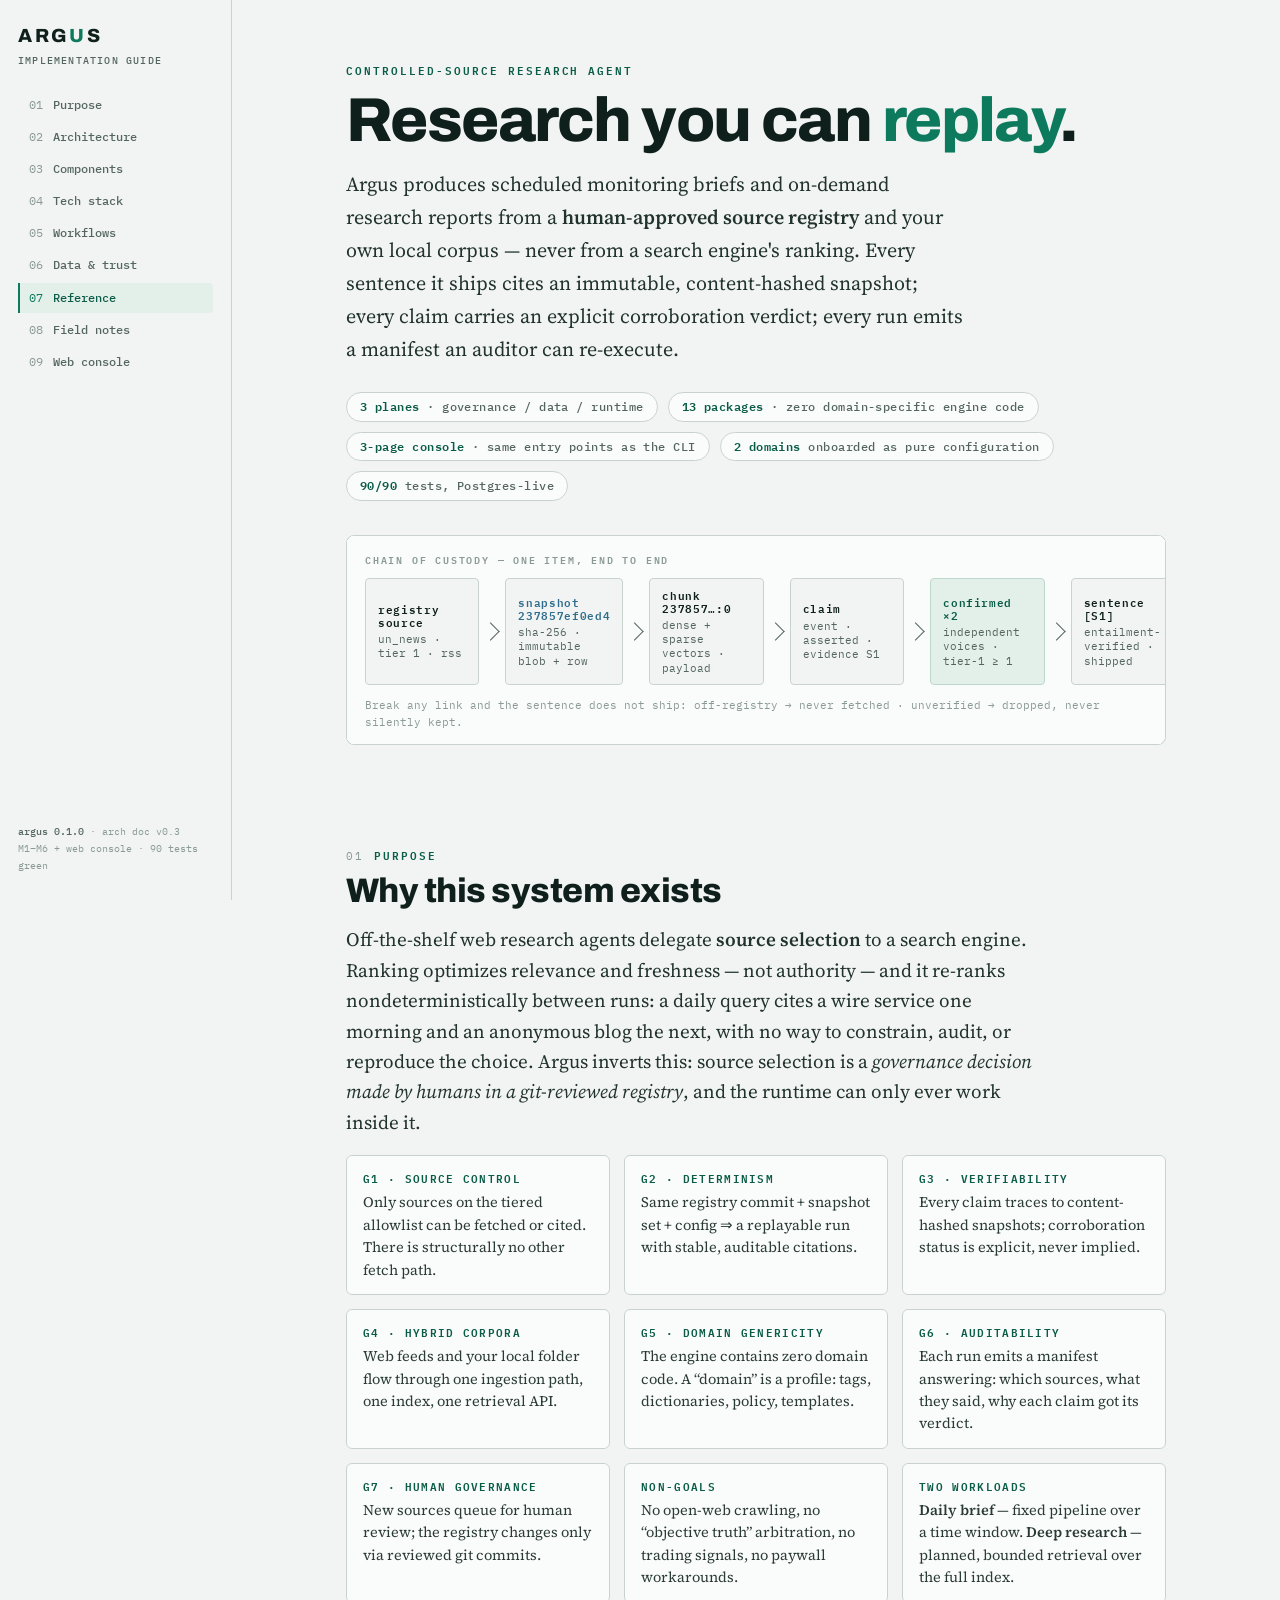
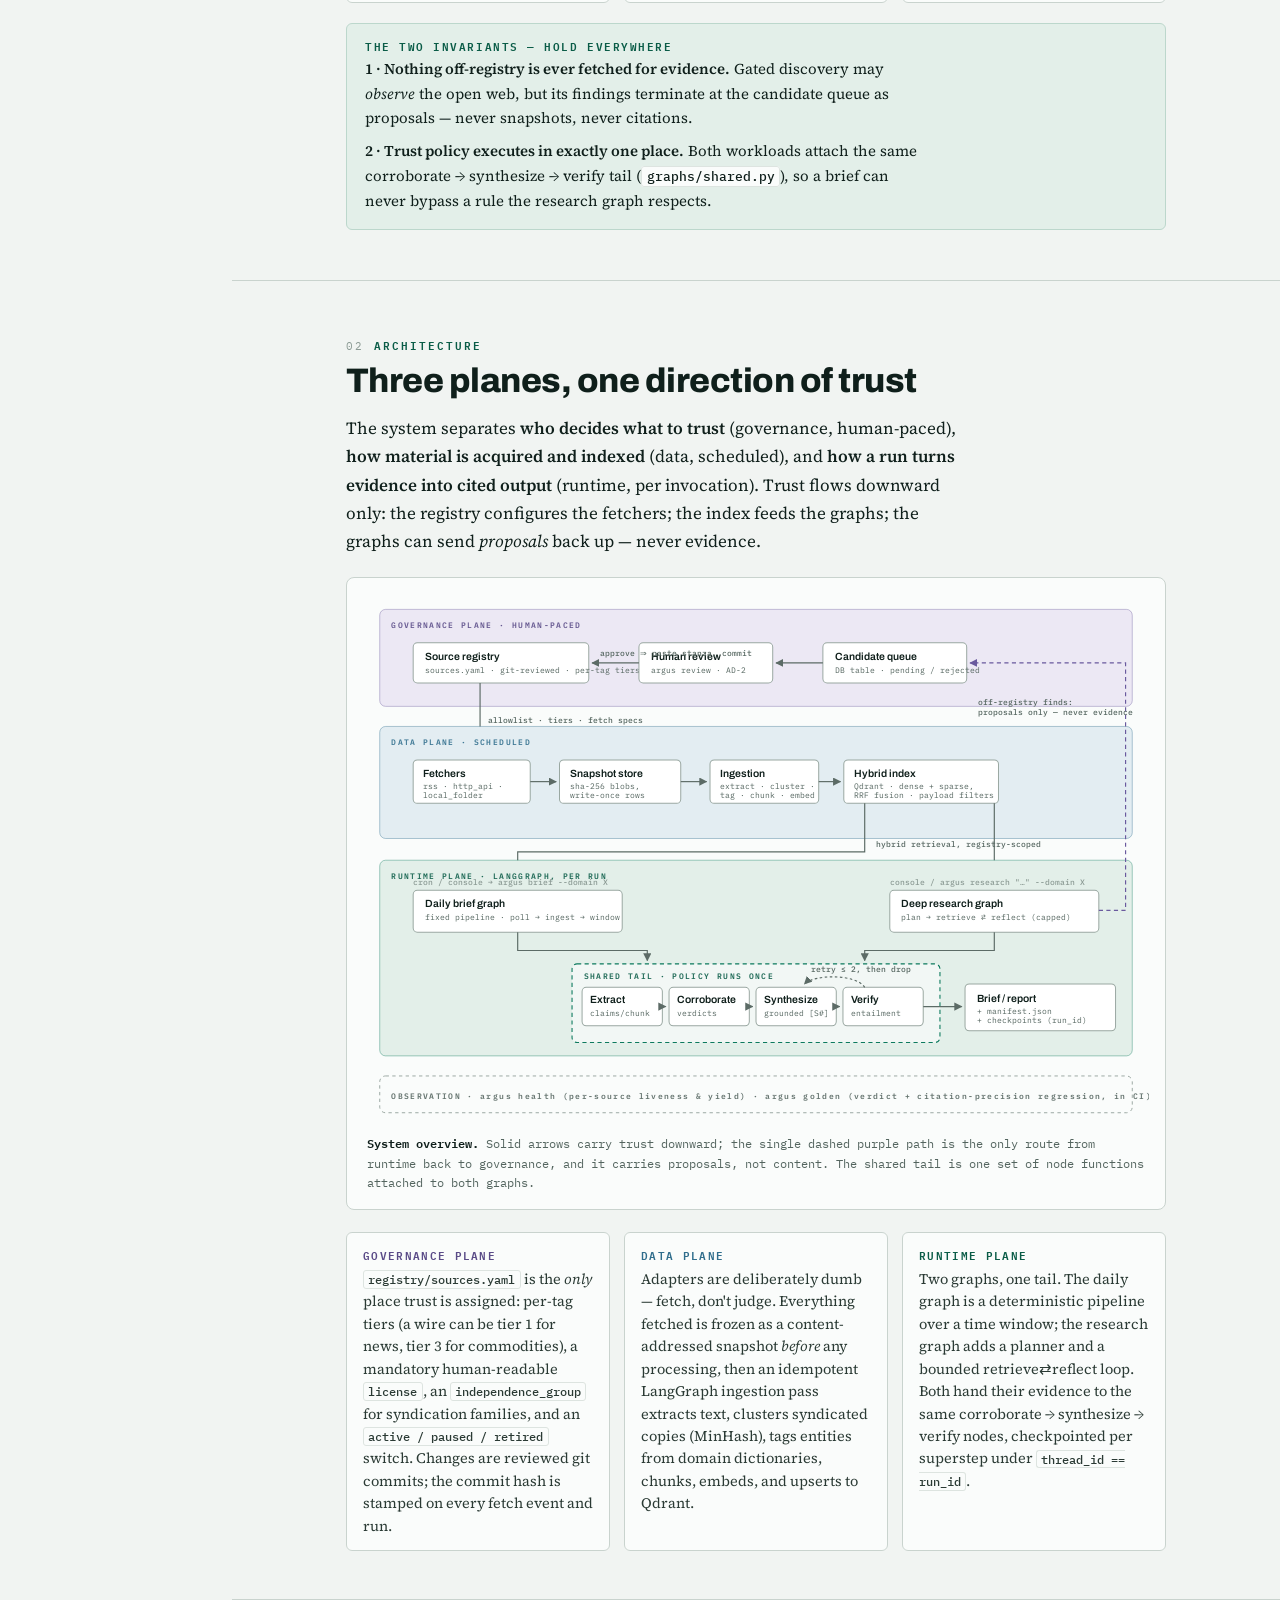
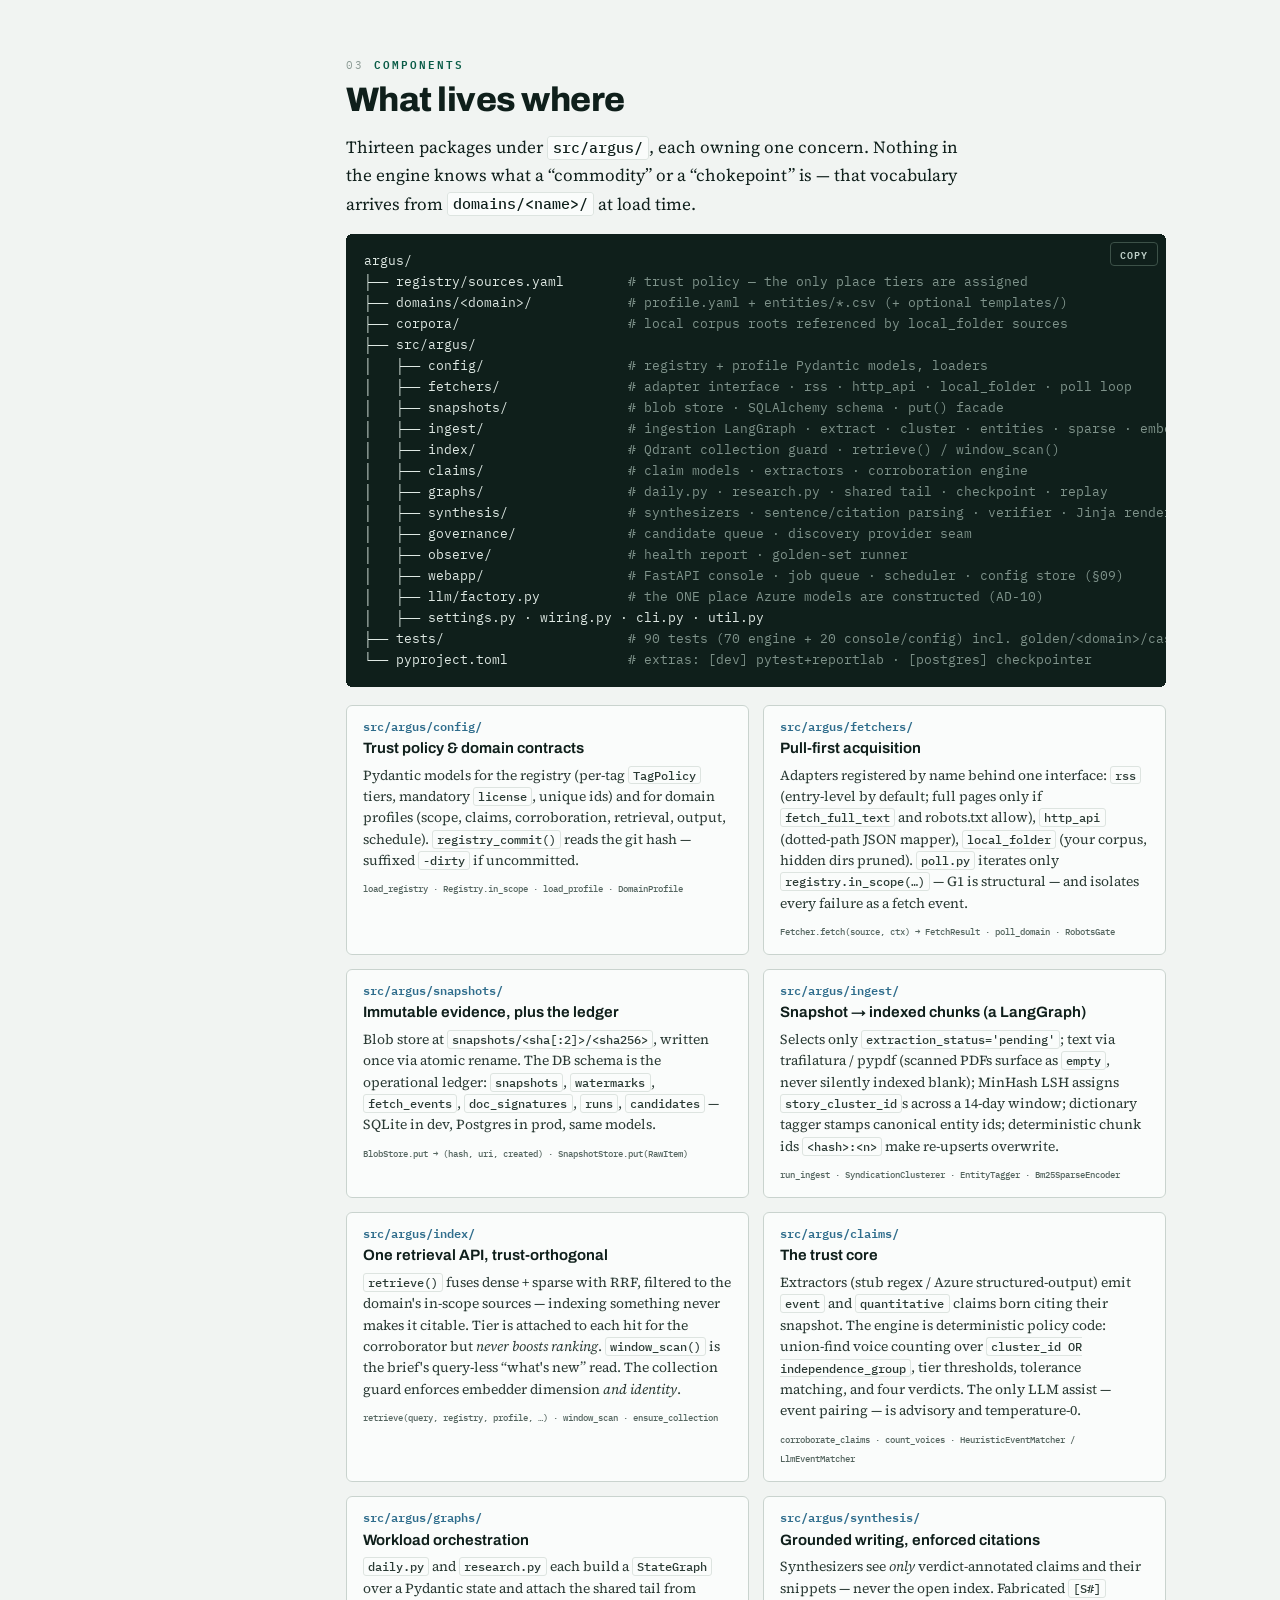
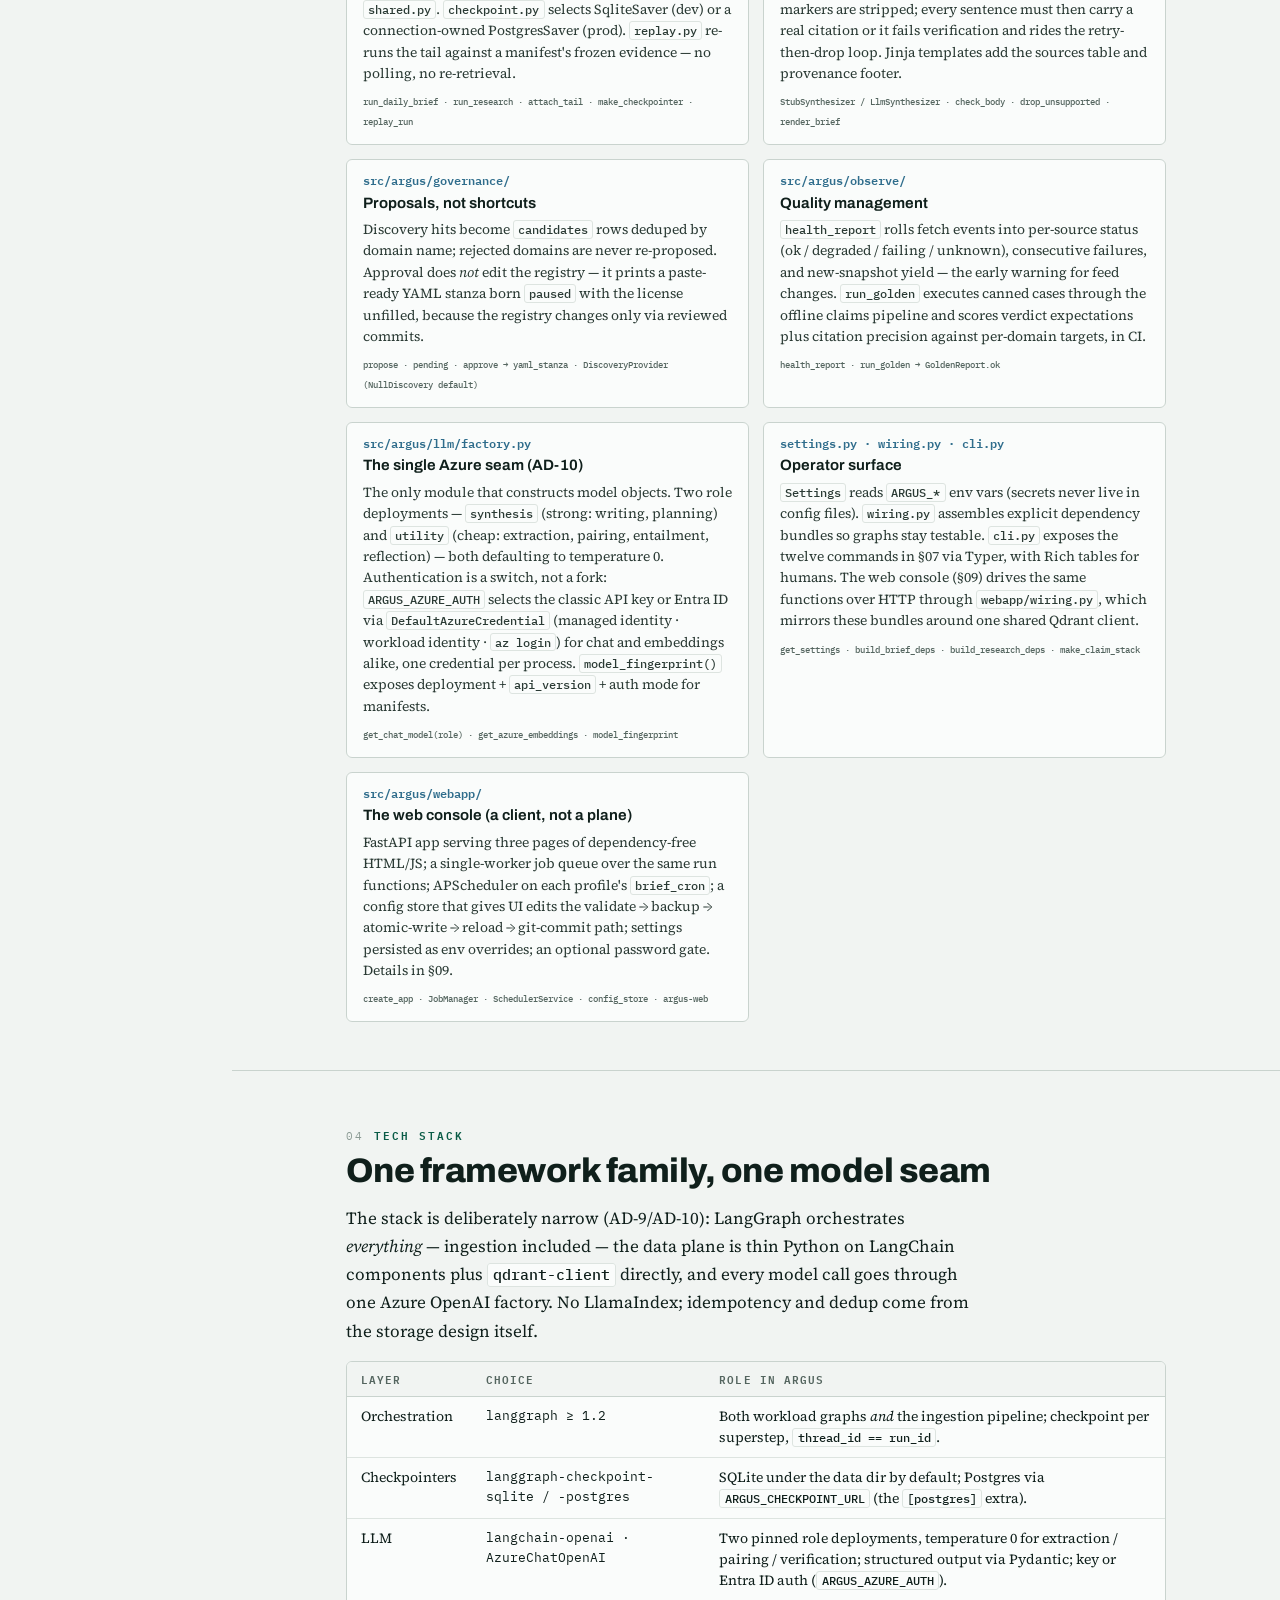
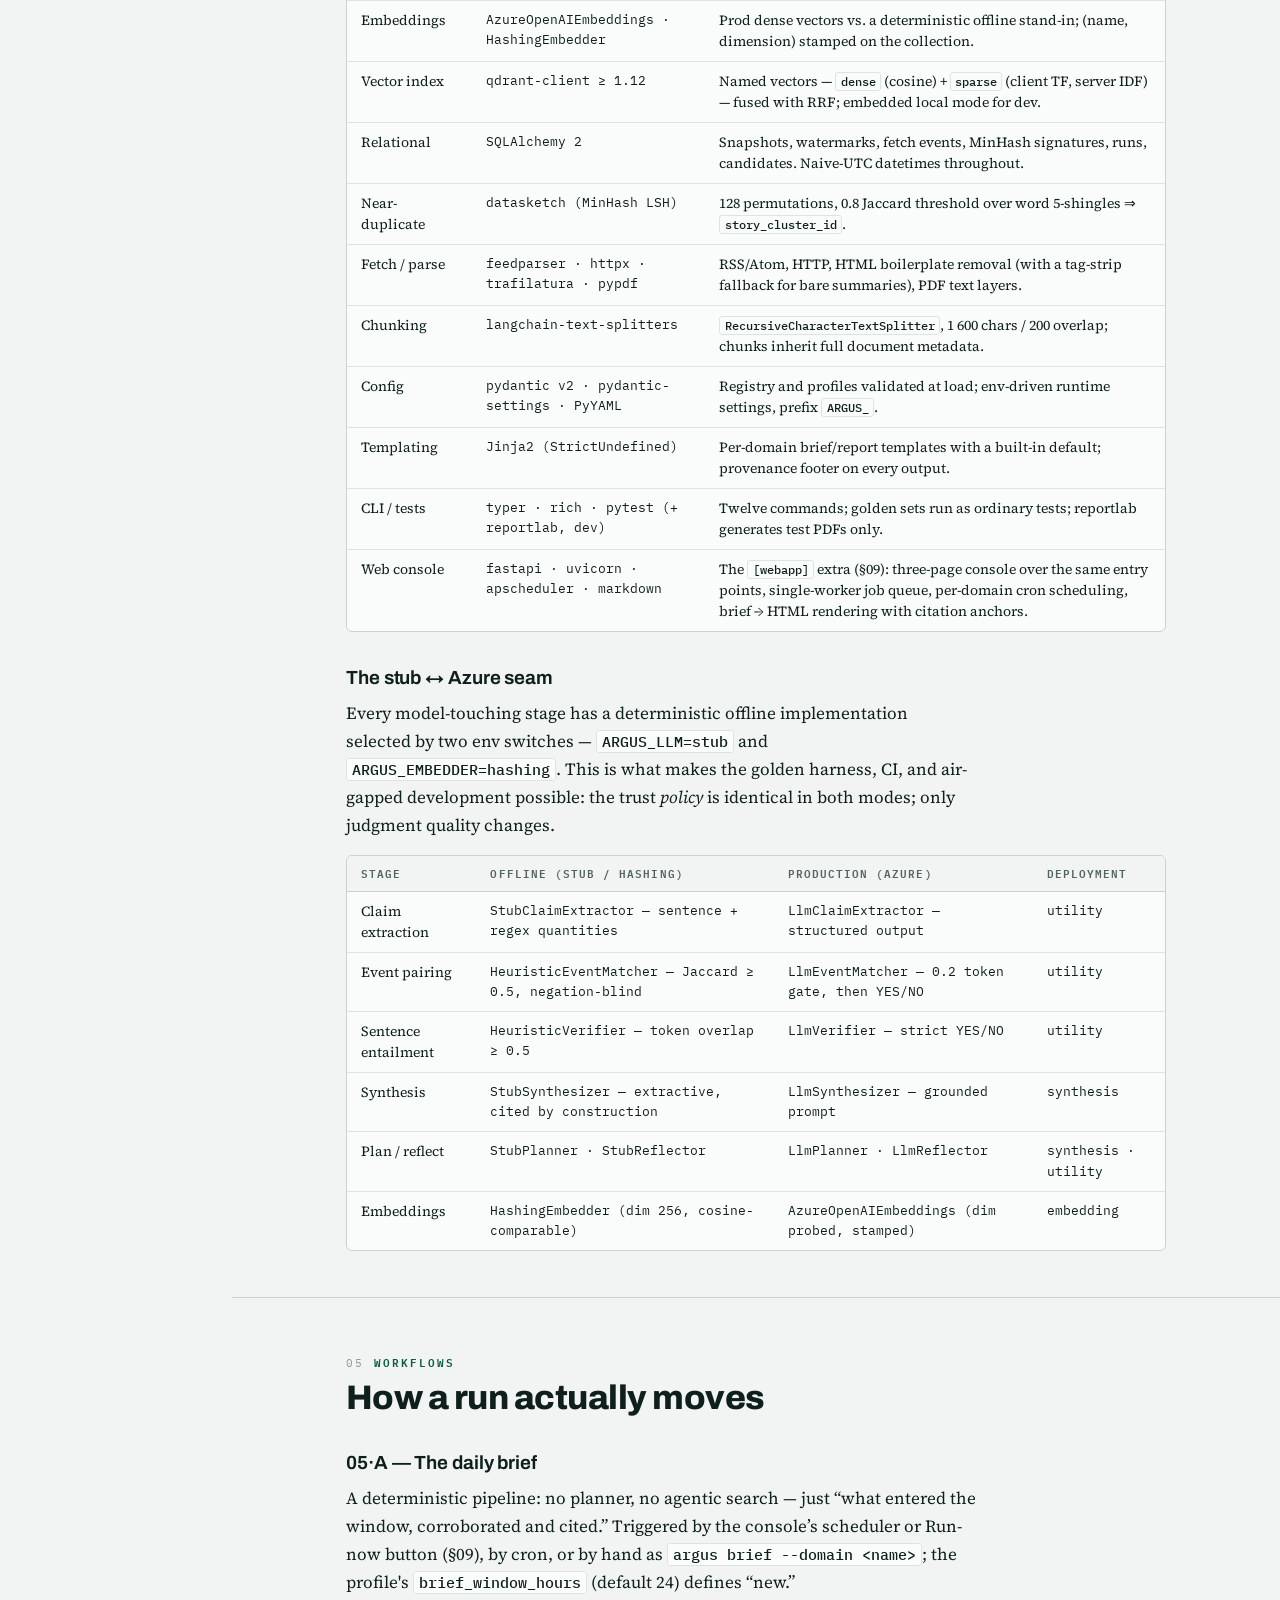
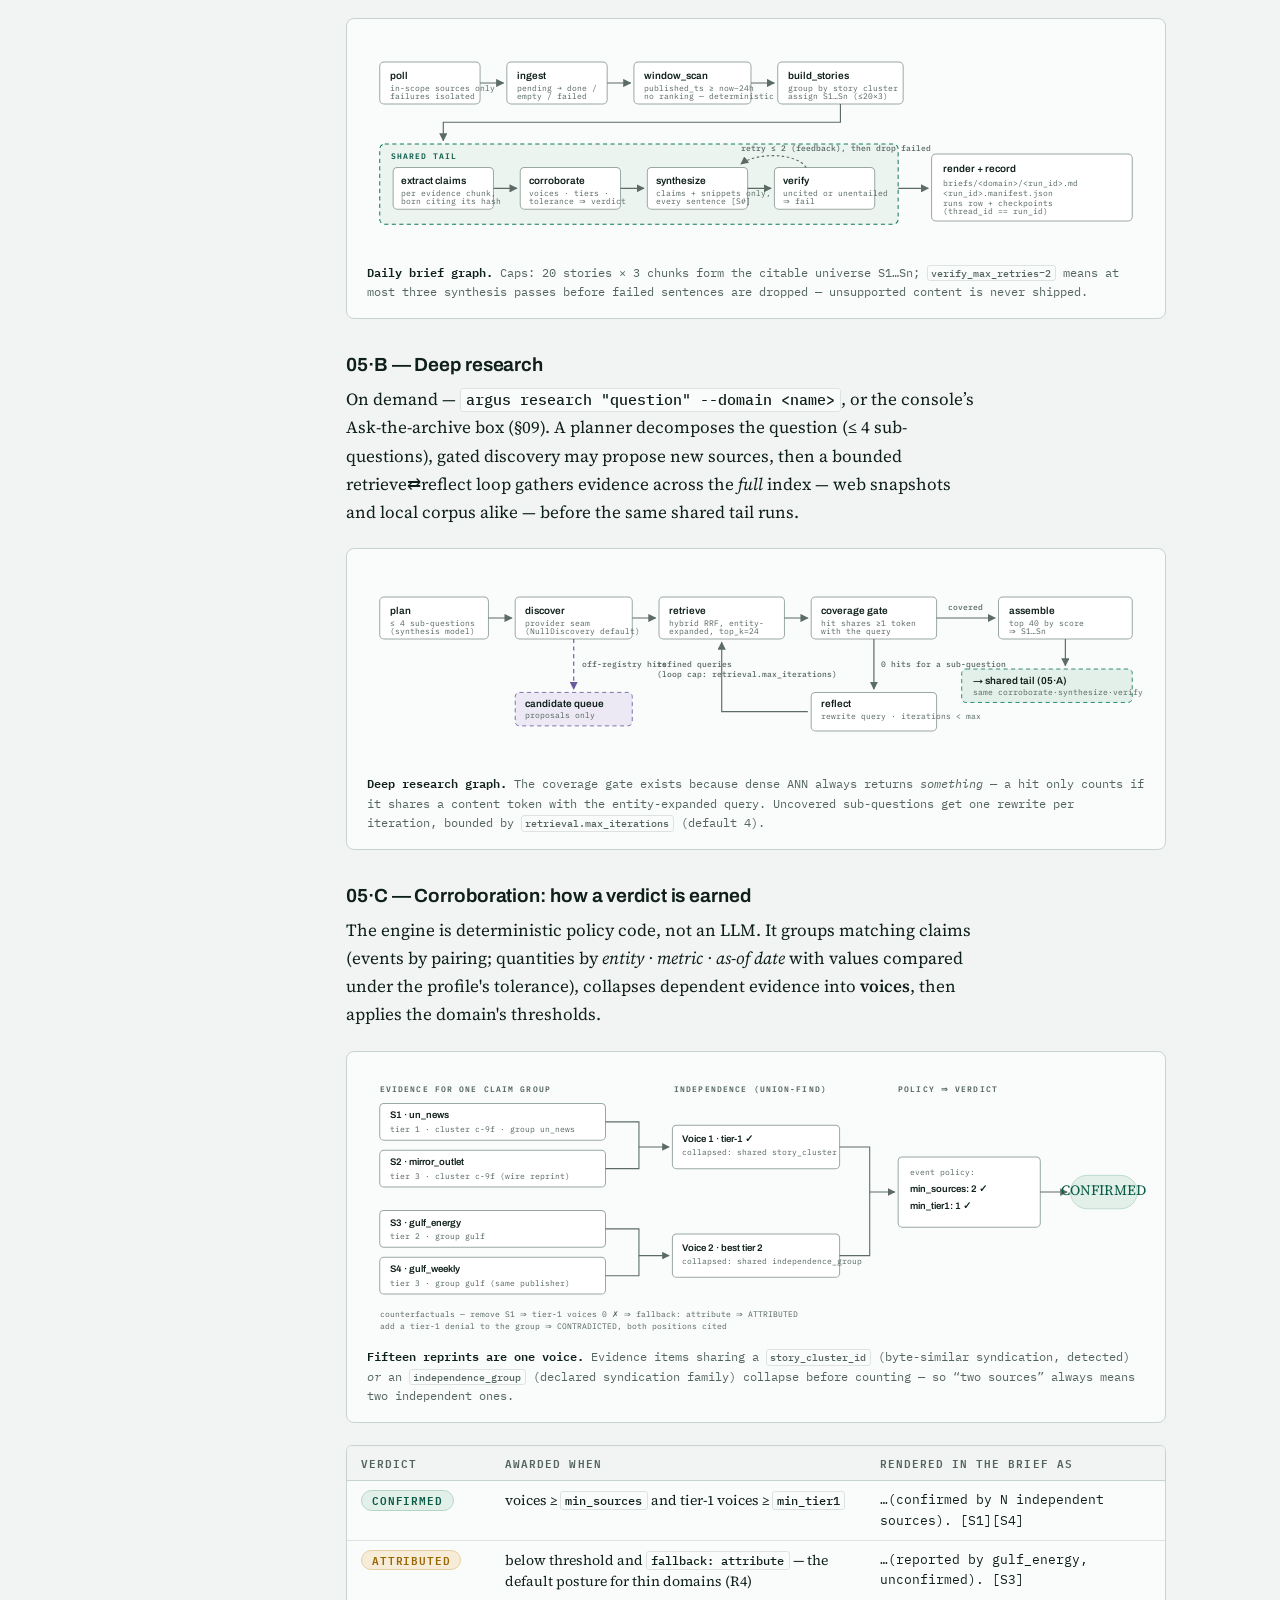
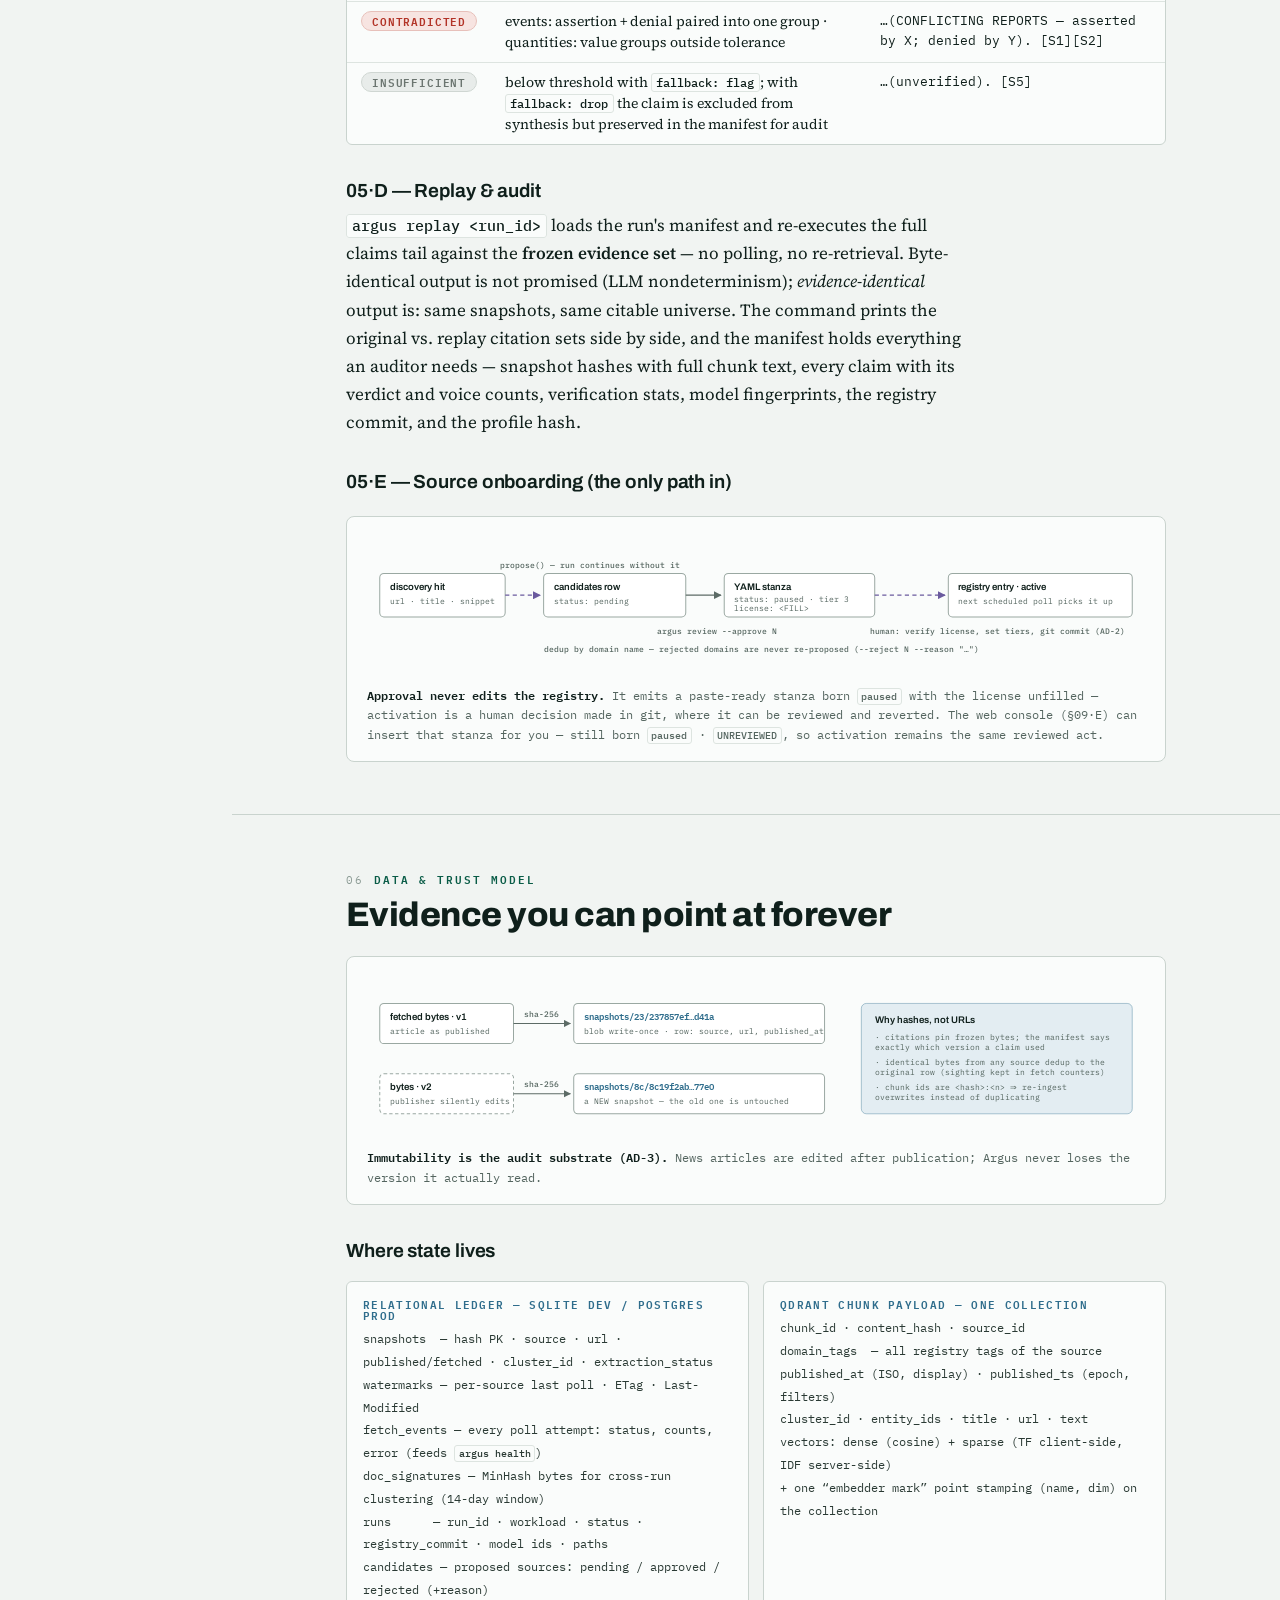
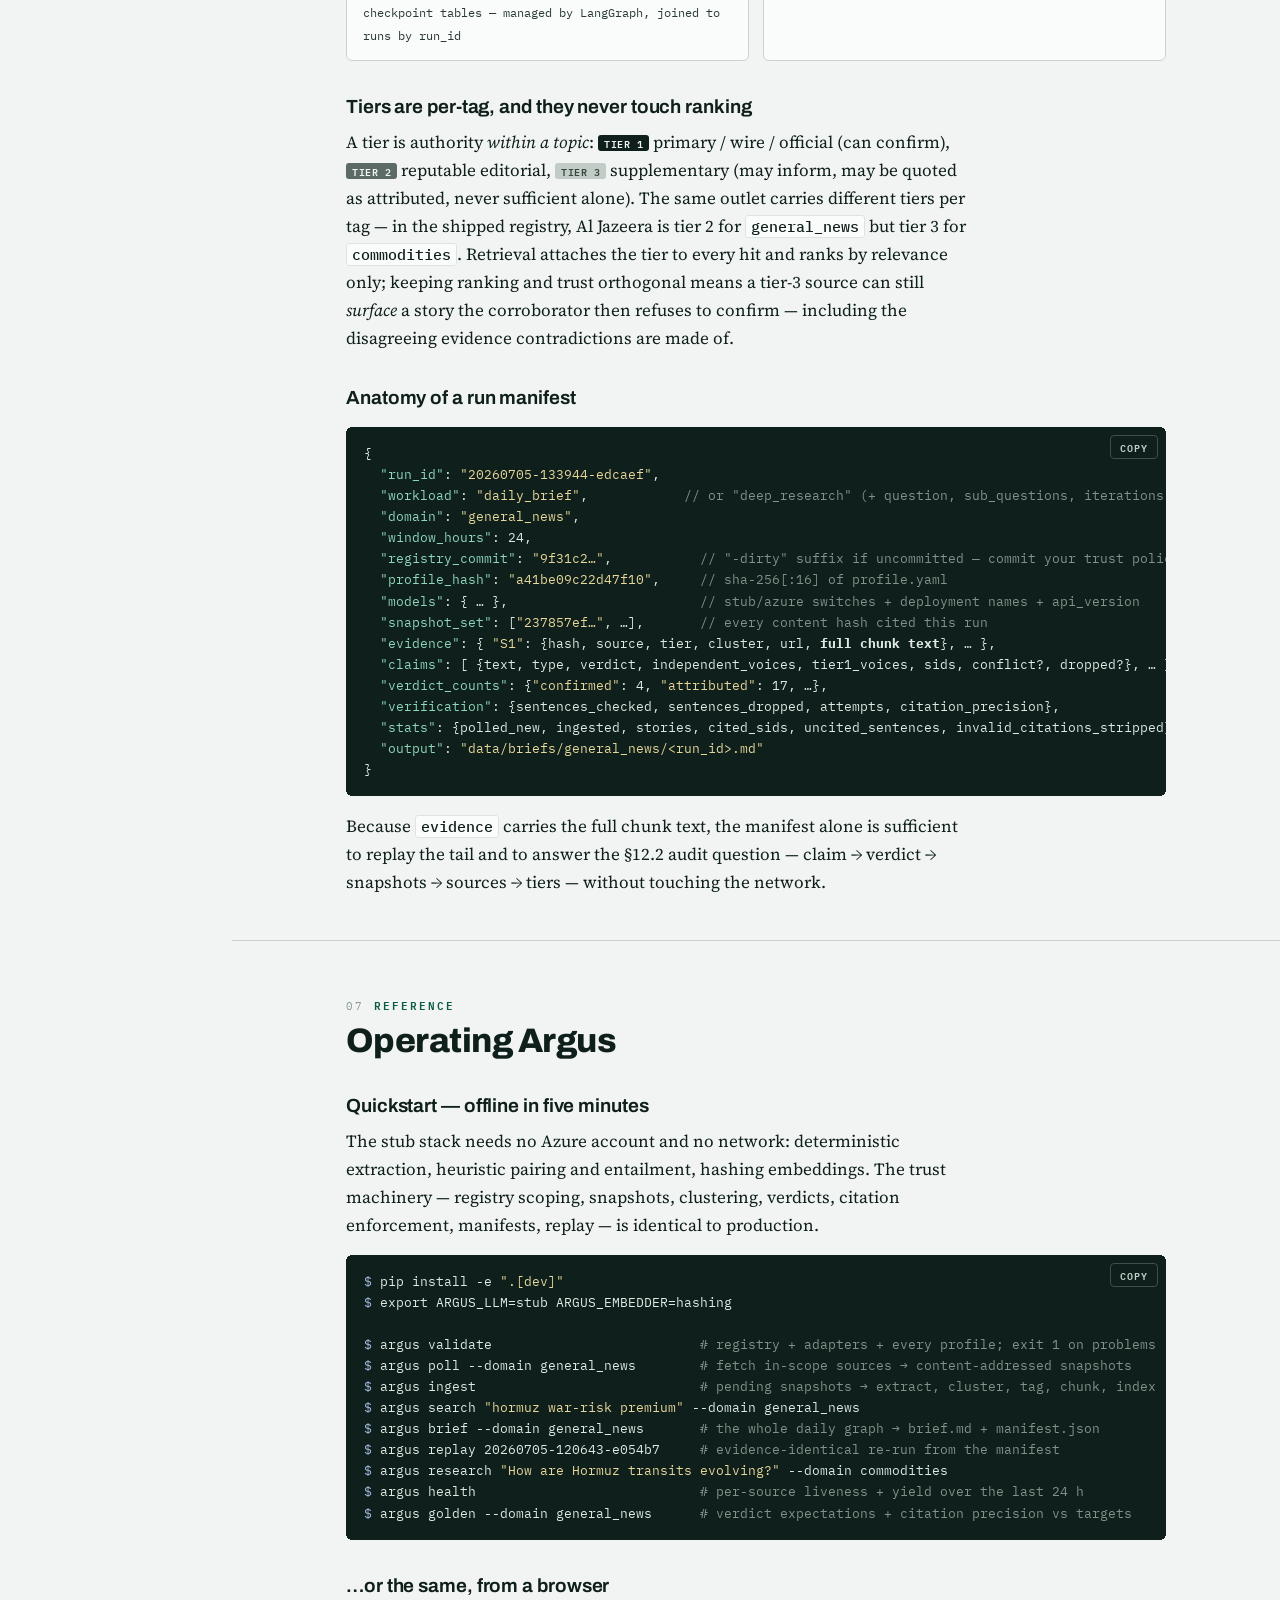
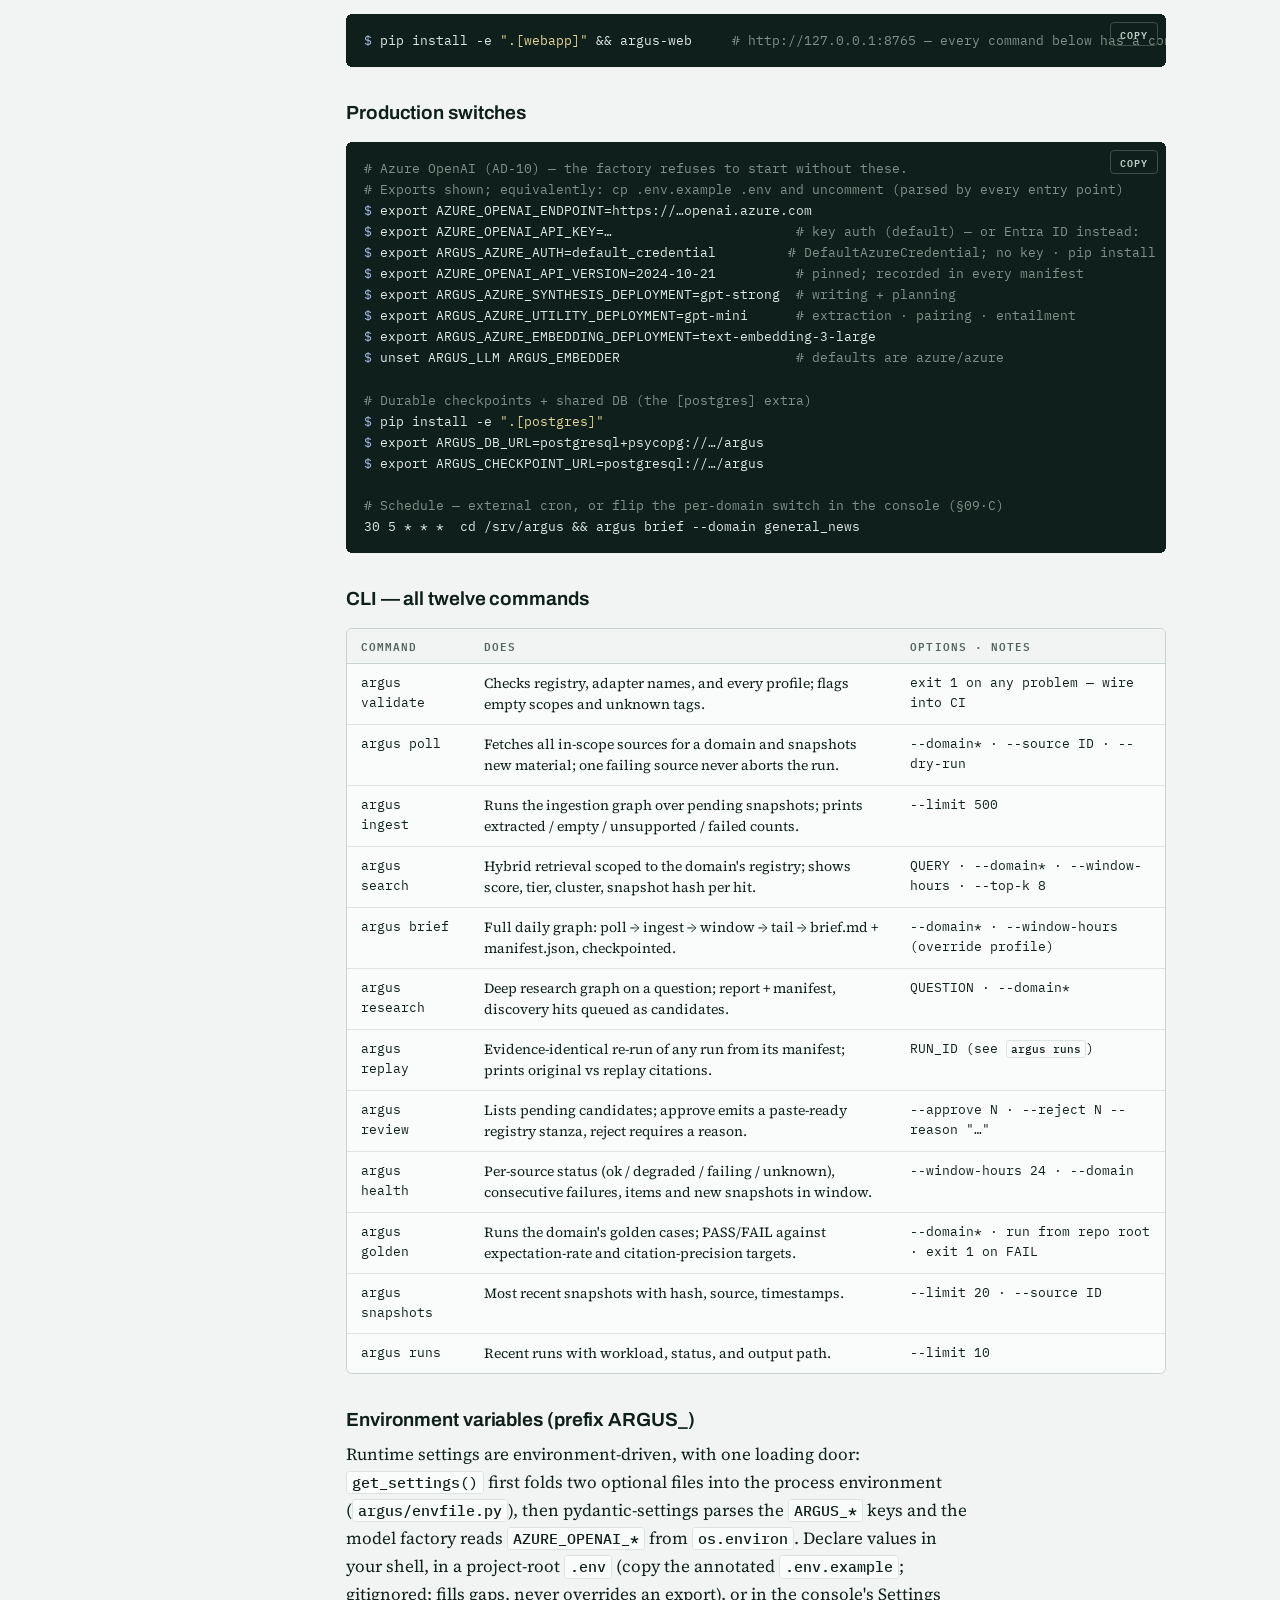
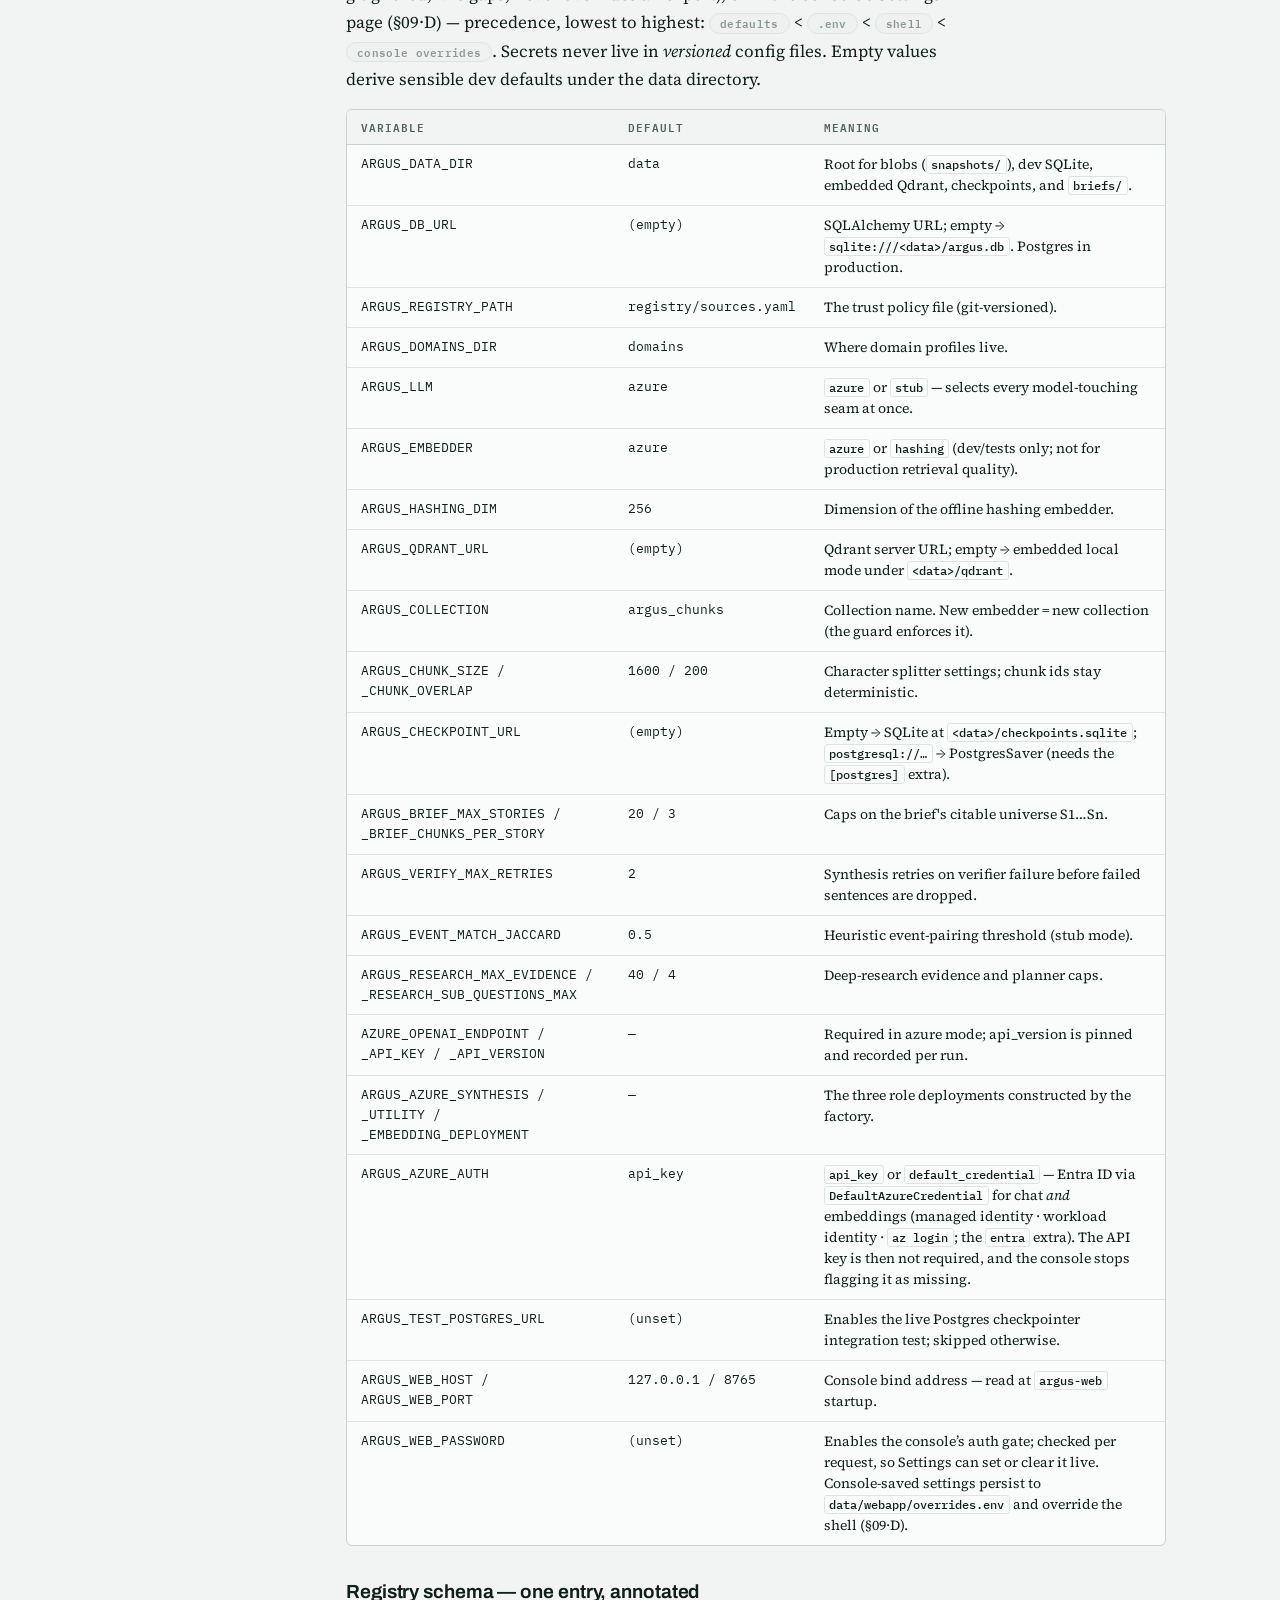
<file: docs/argus-implementation-guide.html>
<!DOCTYPE html>
<html lang="en">
<head>
<meta charset="utf-8">
<meta name="viewport" content="width=device-width, initial-scale=1">
<title>Argus — Implementation Guide</title>
<meta name="description" content="Visual guide to the Argus controlled-source research agent: architecture, components, tech stack, workflows, operating reference, and the web console.">
<link rel="preconnect" href="https://fonts.googleapis.com">
<link rel="preconnect" href="https://fonts.gstatic.com" crossorigin>
<link href="https://fonts.googleapis.com/css2?family=Archivo:wght@500;650;800&amp;family=Source+Serif+4:ital,opsz,wght@0,8..60,400;0,8..60,600;1,8..60,400&amp;family=IBM+Plex+Mono:wght@400;500;600&amp;display=swap" rel="stylesheet">
<style>
/* ============ tokens: the audit-ledger system ============ */
:root{
  --paper:#f1f4f2;          /* cool records-gray, deliberately not cream   */
  --panel:#fafcfb;          /* raised card                                  */
  --ink:#0f1f1b;            /* pine-black ink                               */
  --dim:#54655f;            /* annotation gray-green                        */
  --faint:#8b9a94;
  --line:#c9d3ce;           /* hairline                                     */
  --line-soft:#dde4e0;
  --signal:#0d7a5e;         /* verification green — the one brand accent    */
  --signal-ink:#0a5c47;
  --signal-wash:#e3efe9;
  --attr:#9a6708;           /* attributed amber                             */
  --attr-wash:#f6ecd8;
  --contra:#b23327;         /* contradicted red                             */
  --contra-wash:#f7e4e1;
  --insuf:#6b7570;
  --gov:#6a5a9e;            /* governance plane                             */
  --gov-wash:#ece8f4;
  --data:#2f6d8c;           /* data plane                                   */
  --data-wash:#e3edf2;
  --run:#0d7a5e;            /* runtime plane = signal                       */
  --run-wash:#e3efe9;
  --mono:'IBM Plex Mono',ui-monospace,'SF Mono',Menlo,Consolas,monospace;
  --serif:'Source Serif 4',Georgia,'Times New Roman',serif;
  --disp:'Archivo','Helvetica Neue',Arial,sans-serif;
  --rail-w:232px;
  --maxw:900px;
  --r:4px;
}
*{box-sizing:border-box}
html{scroll-behavior:smooth}
@media (prefers-reduced-motion:reduce){html{scroll-behavior:auto}}
body{
  margin:0;background:var(--paper);color:var(--ink);
  font:400 17px/1.65 var(--serif);
  -webkit-font-smoothing:antialiased;text-rendering:optimizeLegibility;
}
::selection{background:var(--signal);color:#fff}

/* ============ left rail (case-file index) ============ */
.rail{
  position:fixed;inset:0 auto 0 0;width:var(--rail-w);
  border-right:1px solid var(--line);background:var(--paper);
  padding:26px 18px;display:flex;flex-direction:column;gap:0;z-index:40;
}
.rail .wordmark{font:800 19px/1 var(--disp);letter-spacing:.14em}
.rail .wordmark span{color:var(--signal)}
.rail .sub{font:500 10px/1.5 var(--mono);color:var(--dim);letter-spacing:.12em;text-transform:uppercase;margin:8px 0 22px}
.rail nav{display:flex;flex-direction:column;gap:2px}
.rail a{
  display:flex;gap:10px;align-items:baseline;text-decoration:none;color:var(--dim);
  font:500 11.5px/1.4 var(--mono);padding:7px 9px;border-left:2px solid transparent;border-radius:0 var(--r) var(--r) 0;
}
.rail a .n{color:var(--faint);font-weight:400}
.rail a:hover{color:var(--ink);background:var(--panel)}
.rail a.on{color:var(--signal-ink);border-left-color:var(--signal);background:var(--signal-wash)}
.rail a.on .n{color:var(--signal)}
.rail .foot{margin-top:auto;font:400 10px/1.7 var(--mono);color:var(--faint)}
.rail .foot b{color:var(--dim);font-weight:500}

/* ============ page column ============ */
.page{margin-left:var(--rail-w)}
.col{max-width:var(--maxw);margin:0 auto;padding:0 40px}
section{padding:58px 0 30px;border-top:1px solid var(--line)}
section:first-of-type{border-top:0}

/* section furniture */
.eyebrow{font:600 11px/1 var(--mono);letter-spacing:.18em;text-transform:uppercase;color:var(--signal-ink)}
.eyebrow .n{color:var(--faint);font-weight:400;margin-right:10px}
h2{font:800 clamp(26px,3.4vw,34px)/1.12 var(--disp);letter-spacing:-.015em;margin:10px 0 14px}
h3{font:650 19px/1.3 var(--disp);letter-spacing:-.005em;margin:34px 0 8px}
h4{font:600 12px/1.4 var(--mono);letter-spacing:.14em;text-transform:uppercase;color:var(--dim);margin:26px 0 8px}
p{margin:0 0 14px;max-width:70ch}
.lede{font-size:19px;line-height:1.6;color:#22332d}
a{color:var(--signal-ink);text-decoration-thickness:1px;text-underline-offset:3px}
strong{font-weight:600}
code,kbd{font:500 .86em var(--mono)}
code{background:var(--panel);border:1px solid var(--line-soft);border-radius:3px;padding:.08em .35em}
td code{white-space:nowrap}
kbd{border:1px solid var(--line);border-bottom-width:2px;border-radius:3px;padding:.05em .4em;background:var(--panel)}

/* ============ hero ============ */
.hero{padding:64px 0 40px}
.hero h1{font:800 clamp(40px,6vw,62px)/1.02 var(--disp);letter-spacing:-.025em;margin:14px 0 16px}
.hero h1 em{font-style:normal;color:var(--signal)}
.hero .thesis{font-size:20px;max-width:62ch;color:#22332d}
.statline{display:flex;flex-wrap:wrap;gap:10px;margin:26px 0 8px}
.stat{font:500 11.5px/1 var(--mono);letter-spacing:.04em;color:var(--dim);
  border:1px solid var(--line);border-radius:999px;padding:8px 13px;background:var(--panel)}
.stat b{color:var(--signal-ink);font-weight:600}

/* chain-of-custody strip — the signature */
.chain{margin:34px 0 6px;border:1px solid var(--line);border-radius:8px;background:var(--panel);padding:18px 18px 14px;overflow-x:auto}
.chain .lbl{font:600 10px/1 var(--mono);letter-spacing:.18em;text-transform:uppercase;color:var(--faint);margin-bottom:14px}
.chain .row{display:flex;align-items:stretch;gap:0;min-width:820px}
.link{position:relative;flex:1;display:flex;flex-direction:column;gap:4px;justify-content:center;
  border:1px solid var(--line);background:var(--paper);border-radius:var(--r);padding:9px 12px;margin-right:26px}
.link:last-child{margin-right:0}
.link::after{content:"";position:absolute;right:-19px;top:50%;width:12px;height:12px;margin-top:-6px;
  border-top:1.5px solid var(--dim);border-right:1.5px solid var(--dim);transform:rotate(45deg)}
.link:last-child::after{display:none}
.link .t{font:600 11px/1.2 var(--mono);letter-spacing:.06em;color:var(--ink)}
.link .d{font:400 10.5px/1.35 var(--mono);color:var(--dim)}
.link.hash .t{color:var(--data)}
.link.verd{background:var(--signal-wash);border-color:#bcd7cc}
.link.verd .t{color:var(--signal-ink)}
.chain .cap{font:400 10.5px/1.6 var(--mono);color:var(--faint);margin-top:12px}

/* ============ shared blocks ============ */
.grid{display:grid;gap:14px;margin:18px 0}
.g2{grid-template-columns:repeat(2,1fr)}
.g3{grid-template-columns:repeat(3,1fr)}
.card{border:1px solid var(--line);border-radius:6px;background:var(--panel);padding:16px 16px 13px}
.card .k{font:600 11px/1 var(--mono);letter-spacing:.12em;text-transform:uppercase;color:var(--signal-ink);margin-bottom:8px}
.card p{font-size:14.5px;line-height:1.55;color:#2a3a34;margin:0}
.card p+p{margin-top:8px}
.card code{font-size:.84em}

.callout{border:1px solid #bcd7cc;background:var(--signal-wash);border-radius:6px;padding:16px 18px;margin:20px 0}
.callout.warn{border-color:#e2cfa2;background:var(--attr-wash)}
.callout .k{font:600 11px/1 var(--mono);letter-spacing:.14em;text-transform:uppercase;margin-bottom:6px;color:var(--signal-ink)}
.callout.warn .k{color:var(--attr)}
.callout p{font-size:15px;margin:0}
.callout p+p{margin-top:8px}

/* verdict + tier badges */
.badge{display:inline-block;font:600 10.5px/1 var(--mono);letter-spacing:.08em;text-transform:uppercase;
  border-radius:999px;padding:4px 10px;border:1px solid transparent;white-space:nowrap}
.b-conf{background:var(--signal-wash);color:var(--signal-ink);border-color:#b5d4c8}
.b-attr{background:var(--attr-wash);color:var(--attr);border-color:#e4cf9f}
.b-contra{background:var(--contra-wash);color:var(--contra);border-color:#e7c0ba}
.b-insuf{background:#e8ecea;color:var(--insuf);border-color:#cfd6d2}
.b-inert{background:#eef1f0;color:var(--faint);border-color:var(--line-soft);text-transform:none;letter-spacing:.03em}
.tier{display:inline-block;font:600 10px/1 var(--mono);border-radius:3px;padding:3px 6px;letter-spacing:.05em}
.t1{background:var(--ink);color:var(--paper)}
.t2{background:#5c6b66;color:var(--paper)}
.t3{background:#c2ccc7;color:#39463f}

/* ============ tables ============ */
.scrollx{overflow-x:auto;margin:16px 0;border:1px solid var(--line);border-radius:6px;background:var(--panel)}
table{border-collapse:collapse;width:100%;font-size:14px;line-height:1.5}
th{font:600 10.5px/1.4 var(--mono);letter-spacing:.1em;text-transform:uppercase;color:var(--dim);
  text-align:left;padding:10px 14px;border-bottom:1px solid var(--line);background:var(--paper);white-space:nowrap}
td{padding:9px 14px;border-bottom:1px solid var(--line-soft);vertical-align:top}
tr:last-child td{border-bottom:0}
td code{white-space:nowrap}
td.mono,.mono{font:400 13px/1.55 var(--mono)}
.num{text-align:right;font-family:var(--mono);white-space:nowrap}

/* ============ code blocks ============ */
.codewrap{position:relative;margin:16px 0}
pre{margin:0;background:#0f1f1b;color:#dfe9e4;border-radius:6px;padding:16px 18px;
  font:400 13px/1.62 var(--mono);overflow-x:auto;tab-size:2}
pre .c{color:#7f938b}      /* comment    */
pre .k{color:#8fd6bd}      /* key/flag   */
pre .s{color:#e7d79b}      /* string/val */
pre .p{color:#9fb7de}      /* prompt/$   */
.copy{position:absolute;top:8px;right:8px;font:600 10px/1 var(--mono);letter-spacing:.1em;text-transform:uppercase;
  color:#bfd0c9;background:transparent;border:1px solid #3c5148;border-radius:4px;padding:6px 9px;cursor:pointer}
.copy:hover{color:#fff;border-color:#6f8a80}
.copy:focus-visible{outline:2px solid var(--signal);outline-offset:2px}

/* ============ diagram bands ============ */
figure.band{margin:22px 0;border:1px solid var(--line);border-radius:8px;background:var(--panel);padding:18px 16px 8px;overflow-x:auto}
figure.band svg{display:block;width:100%;height:auto;min-width:720px}
figcaption{font:400 11.5px/1.7 var(--mono);color:var(--dim);padding:10px 4px 8px;max-width:none}
figcaption b{color:var(--ink);font-weight:600}

/* component tour */
.comp{border:1px solid var(--line);border-radius:6px;background:var(--panel);padding:15px 16px 12px}
.comp .path{font:600 11.5px/1 var(--mono);color:var(--data)}
.comp .role{font:650 15px/1.3 var(--disp);margin:7px 0 6px}
.comp p{font-size:13.8px;line-height:1.55;color:#2a3a34;margin:0 0 8px}
.comp .sym{font:400 11px/1.8 var(--mono);color:var(--dim)}
.comp .sym code{background:transparent;border:0;padding:0;color:var(--dim)}

/* reveal on scroll */
.rv{opacity:0;transform:translateY(10px);transition:opacity .5s ease,transform .5s ease}
.rv.in{opacity:1;transform:none}
@media (prefers-reduced-motion:reduce){.rv{opacity:1;transform:none;transition:none}}

/* footer */
footer{border-top:1px solid var(--line);margin-top:40px;padding:30px 0 60px;color:var(--dim);font:400 12px/1.8 var(--mono)}

/* focus */
a:focus-visible,button:focus-visible{outline:2px solid var(--signal);outline-offset:2px;border-radius:2px}

/* ============ responsive ============ */
@media (max-width:1120px){
  .rail{position:sticky;top:0;inset:auto;width:auto;flex-direction:row;align-items:center;gap:16px;
    padding:10px 16px;border-right:0;border-bottom:1px solid var(--line);overflow-x:auto}
  .rail .sub,.rail .foot{display:none}
  .rail nav{flex-direction:row;gap:4px}
  .rail a{border-left:0;border-bottom:2px solid transparent;border-radius:var(--r) var(--r) 0 0;white-space:nowrap;padding:7px 8px}
  .rail a.on{border-bottom-color:var(--signal)}
  .page{margin-left:0}
}
@media (max-width:820px){
  .g3{grid-template-columns:1fr 1fr}
  .col{padding:0 20px}
}
@media (max-width:620px){
  .g2,.g3{grid-template-columns:1fr}
  body{font-size:16px}
  .hero{padding:44px 0 28px}
}
</style>
</head>
<body>
<aside class="rail" aria-label="Guide index">
  <div class="wordmark">ARG<span>U</span>S</div>
  <div class="sub">Implementation guide</div>
  <nav id="railnav">
    <a href="#s1"><span class="n">01</span>Purpose</a>
    <a href="#s2"><span class="n">02</span>Architecture</a>
    <a href="#s3"><span class="n">03</span>Components</a>
    <a href="#s4"><span class="n">04</span>Tech stack</a>
    <a href="#s5"><span class="n">05</span>Workflows</a>
    <a href="#s6"><span class="n">06</span>Data &amp; trust</a>
    <a href="#s7"><span class="n">07</span>Reference</a>
    <a href="#s8"><span class="n">08</span>Field notes</a>
    <a href="#s9"><span class="n">09</span>Web console</a>
  </nav>
  <div class="foot"><b>argus 0.1.0</b> · arch doc v0.3<br>M1–M6 + web console · 90 tests green</div>
</aside>

<main class="page">

<!-- ================================================================ HERO -->
<header class="hero">
  <div class="col">
    <div class="eyebrow">Controlled-source research agent</div>
    <h1>Research you can <em>replay</em>.</h1>
    <p class="thesis">Argus produces scheduled monitoring briefs and on-demand research reports from a
    <strong>human-approved source registry</strong> and your own local corpus — never from a search engine's ranking.
    Every sentence it ships cites an immutable, content-hashed snapshot; every claim carries an explicit
    corroboration verdict; every run emits a manifest an auditor can re-execute.</p>

    <div class="statline">
      <span class="stat"><b>3 planes</b> · governance / data / runtime</span>
      <span class="stat"><b>13 packages</b> · zero domain-specific engine code</span>
      <span class="stat"><b>3-page console</b> · same entry points as the CLI</span>
      <span class="stat"><b>2 domains</b> onboarded as pure configuration</span>
      <span class="stat"><b>90/90</b> tests, Postgres-live</span>
    </div>

    <div class="chain" aria-label="Chain of custody from feed to cited sentence">
      <div class="lbl">Chain of custody — one item, end to end</div>
      <div class="row">
        <div class="link"><span class="t">registry source</span><span class="d">un_news · tier 1 · rss</span></div>
        <div class="link hash"><span class="t">snapshot 237857ef0ed4</span><span class="d">sha-256 · immutable blob + row</span></div>
        <div class="link"><span class="t">chunk 237857…:0</span><span class="d">dense + sparse vectors · payload</span></div>
        <div class="link"><span class="t">claim</span><span class="d">event · asserted · evidence S1</span></div>
        <div class="link verd"><span class="t">confirmed ×2</span><span class="d">independent voices · tier-1 ≥ 1</span></div>
        <div class="link"><span class="t">sentence [S1]</span><span class="d">entailment-verified · shipped</span></div>
      </div>
      <div class="cap">Break any link and the sentence does not ship: off-registry → never fetched · unverified → dropped, never silently kept.</div>
    </div>
  </div>
</header>

<!-- ================================================================ 01 PURPOSE -->
<section id="s1">
  <div class="col">
    <div class="eyebrow"><span class="n">01</span>Purpose</div>
    <h2>Why this system exists</h2>
    <p class="lede">Off-the-shelf web research agents delegate <strong>source selection</strong> to a search engine.
    Ranking optimizes relevance and freshness — not authority — and it re-ranks nondeterministically between runs:
    a daily query cites a wire service one morning and an anonymous blog the next, with no way to constrain,
    audit, or reproduce the choice. Argus inverts this: source selection is a <em>governance decision made by humans
    in a git-reviewed registry</em>, and the runtime can only ever work inside it.</p>

    <div class="grid g3 rv">
      <div class="card"><div class="k">G1 · Source control</div><p>Only sources on the tiered allowlist can be fetched or cited. There is structurally no other fetch path.</p></div>
      <div class="card"><div class="k">G2 · Determinism</div><p>Same registry commit + snapshot set + config ⇒ a replayable run with stable, auditable citations.</p></div>
      <div class="card"><div class="k">G3 · Verifiability</div><p>Every claim traces to content-hashed snapshots; corroboration status is explicit, never implied.</p></div>
      <div class="card"><div class="k">G4 · Hybrid corpora</div><p>Web feeds and your local folder flow through one ingestion path, one index, one retrieval API.</p></div>
      <div class="card"><div class="k">G5 · Domain genericity</div><p>The engine contains zero domain code. A “domain” is a profile: tags, dictionaries, policy, templates.</p></div>
      <div class="card"><div class="k">G6 · Auditability</div><p>Each run emits a manifest answering: which sources, what they said, why each claim got its verdict.</p></div>
      <div class="card"><div class="k">G7 · Human governance</div><p>New sources queue for human review; the registry changes only via reviewed git commits.</p></div>
      <div class="card"><div class="k">Non-goals</div><p>No open-web crawling, no “objective truth” arbitration, no trading signals, no paywall workarounds.</p></div>
      <div class="card"><div class="k">Two workloads</div><p><strong>Daily brief</strong> — fixed pipeline over a time window. <strong>Deep research</strong> — planned, bounded retrieval over the full index.</p></div>
    </div>

    <div class="callout rv">
      <div class="k">The two invariants — hold everywhere</div>
      <p><strong>1 · Nothing off-registry is ever fetched for evidence.</strong> Gated discovery may <em>observe</em> the open web,
      but its findings terminate at the candidate queue as proposals — never snapshots, never citations.</p>
      <p><strong>2 · Trust policy executes in exactly one place.</strong> Both workloads attach the same
      corroborate → synthesize → verify tail (<code>graphs/shared.py</code>), so a brief can never bypass a rule the research graph respects.</p>
    </div>
  </div>
</section>
<!-- ================================================================ 02 ARCHITECTURE -->
<section id="s2">
  <div class="col">
    <div class="eyebrow"><span class="n">02</span>Architecture</div>
    <h2>Three planes, one direction of trust</h2>
    <p>The system separates <strong>who decides what to trust</strong> (governance, human-paced), <strong>how material
    is acquired and indexed</strong> (data, scheduled), and <strong>how a run turns evidence into cited output</strong>
    (runtime, per invocation). Trust flows downward only: the registry configures the fetchers; the index feeds the
    graphs; the graphs can send <em>proposals</em> back up — never evidence.</p>

    <figure class="band rv">
    <svg viewBox="0 0 940 632" role="img" aria-label="Argus system diagram: governance, data, and runtime planes with the observation layer">
      <defs>
        <marker id="ah" viewBox="0 0 10 10" refX="9" refY="5" markerWidth="7" markerHeight="7" orient="auto-start-reverse">
          <path d="M0,0 L10,5 L0,10 z" fill="#5c6b66"/>
        </marker>
        <marker id="ahg" viewBox="0 0 10 10" refX="9" refY="5" markerWidth="7" markerHeight="7" orient="auto-start-reverse">
          <path d="M0,0 L10,5 L0,10 z" fill="#6a5a9e"/>
        </marker>
      </defs>
      <style>
        .band-lbl{font:600 10px 'IBM Plex Mono',monospace;letter-spacing:.16em;fill-opacity:.9}
        .bx{fill:#ffffff;stroke:#9aa8a2;stroke-width:1.2;rx:5}
        .bt{font:600 12.5px 'Archivo',sans-serif;fill:#0f1f1b}
        .bs{font:400 9.5px 'IBM Plex Mono',monospace;fill:#54655f}
        .fl{stroke:#5c6b66;stroke-width:1.4;fill:none}
        .note{font:500 9.5px 'IBM Plex Mono',monospace;fill:#54655f}
        .trig{font:500 9px 'IBM Plex Mono',monospace;fill:#8b9a94}
      </style>

      <!-- governance band -->
      <rect x="20" y="16" width="900" height="116" rx="7" fill="#ece8f4" stroke="#6a5a9e" stroke-opacity=".45"/>
      <text class="band-lbl" x="34" y="38" fill="#5a4b87">GOVERNANCE PLANE · HUMAN-PACED</text>
      <rect class="bx" x="60"  y="56" width="210" height="48" rx="5"/>
      <text class="bt" x="74" y="76">Source registry</text>
      <text class="bs" x="74" y="92">sources.yaml · git-reviewed · per-tag tiers</text>
      <rect class="bx" x="330" y="56" width="160" height="48" rx="5"/>
      <text class="bt" x="344" y="76">Human review</text>
      <text class="bs" x="344" y="92">argus review · AD-2</text>
      <rect class="bx" x="550" y="56" width="172" height="48" rx="5"/>
      <text class="bt" x="564" y="76">Candidate queue</text>
      <text class="bs" x="564" y="92">DB table · pending / rejected</text>
      <line class="fl" x1="550" y1="80" x2="494" y2="80" marker-end="url(#ah)"/>
      <line class="fl" x1="330" y1="80" x2="274" y2="80" marker-end="url(#ah)"/>
      <text class="note" x="284" y="72">approve ⇒ paste stanza, commit</text>

      <!-- registry -> fetchers -->
      <line class="fl" x1="140" y1="104" x2="140" y2="192" marker-end="url(#ah)"/>
      <text class="note" x="150" y="152">allowlist · tiers · fetch specs</text>

      <!-- data band -->
      <rect x="20" y="156" width="900" height="134" rx="7" fill="#e3edf2" stroke="#2f6d8c" stroke-opacity=".45"/>
      <text class="band-lbl" x="34" y="178" fill="#2f6d8c">DATA PLANE · SCHEDULED</text>
      <rect class="bx" x="60"  y="196" width="140" height="52" rx="5"/>
      <text class="bt" x="72" y="216">Fetchers</text>
      <text class="bs" x="72" y="231">rss · http_api ·</text>
      <text class="bs" x="72" y="242">local_folder</text>
      <rect class="bx" x="235" y="196" width="145" height="52" rx="5"/>
      <text class="bt" x="247" y="216">Snapshot store</text>
      <text class="bs" x="247" y="231">sha-256 blobs,</text>
      <text class="bs" x="247" y="242">write-once rows</text>
      <rect class="bx" x="415" y="196" width="130" height="52" rx="5"/>
      <text class="bt" x="427" y="216">Ingestion</text>
      <text class="bs" x="427" y="231">extract · cluster ·</text>
      <text class="bs" x="427" y="242">tag · chunk · embed</text>
      <rect class="bx" x="575" y="196" width="185" height="52" rx="5"/>
      <text class="bt" x="587" y="216">Hybrid index</text>
      <text class="bs" x="587" y="231">Qdrant · dense + sparse,</text>
      <text class="bs" x="587" y="242">RRF fusion · payload filters</text>
      <line class="fl" x1="200" y1="222" x2="231" y2="222" marker-end="url(#ah)"/>
      <line class="fl" x1="380" y1="222" x2="411" y2="222" marker-end="url(#ah)"/>
      <line class="fl" x1="545" y1="222" x2="571" y2="222" marker-end="url(#ah)"/>

      <!-- index -> graphs -->
      <polyline class="fl" points="600,248 600,306 185,306 185,344" marker-end="url(#ah)"/>
      <line class="fl" x1="755" y1="248" x2="755" y2="344" marker-end="url(#ah)"/>
      <text class="note" x="614" y="300">hybrid retrieval, registry-scoped</text>

      <!-- runtime band -->
      <rect x="20" y="316" width="900" height="234" rx="7" fill="#e3efe9" stroke="#0d7a5e" stroke-opacity=".45"/>
      <text class="band-lbl" x="34" y="338" fill="#0a5c47">RUNTIME PLANE · LANGGRAPH, PER RUN</text>
      <text class="trig" x="60" y="346">cron / console → argus brief --domain X</text>
      <rect class="bx" x="60" y="352" width="250" height="50" rx="5"/>
      <text class="bt" x="74" y="372">Daily brief graph</text>
      <text class="bs" x="74" y="388">fixed pipeline · poll → ingest → window</text>
      <text class="trig" x="630" y="346">console / argus research "…" --domain X</text>
      <rect class="bx" x="630" y="352" width="250" height="50" rx="5"/>
      <text class="bt" x="644" y="372">Deep research graph</text>
      <text class="bs" x="644" y="388">plan → retrieve ⇄ reflect (capped)</text>

      <!-- graphs -> shared tail -->
      <polyline class="fl" points="185,402 185,424 340,424 340,436" marker-end="url(#ah)"/>
      <polyline class="fl" points="755,402 755,424 600,424 600,436" marker-end="url(#ah)"/>

      <!-- shared tail -->
      <rect x="250" y="440" width="440" height="94" rx="6" fill="#ffffff" fill-opacity=".55" stroke="#0d7a5e" stroke-dasharray="5 4" stroke-width="1.3"/>
      <text class="band-lbl" x="264" y="458" fill="#0a5c47">SHARED TAIL · POLICY RUNS ONCE</text>
      <rect class="bx" x="262" y="468" width="96" height="46" rx="5"/>
      <text class="bt" x="272" y="487" font-size="11.5">Extract</text>
      <text class="bs" x="272" y="502">claims/chunk</text>
      <rect class="bx" x="366" y="468" width="96" height="46" rx="5"/>
      <text class="bt" x="376" y="487" font-size="11.5">Corroborate</text>
      <text class="bs" x="376" y="502">verdicts</text>
      <rect class="bx" x="470" y="468" width="96" height="46" rx="5"/>
      <text class="bt" x="480" y="487" font-size="11.5">Synthesize</text>
      <text class="bs" x="480" y="502">grounded [S#]</text>
      <rect class="bx" x="574" y="468" width="96" height="46" rx="5"/>
      <text class="bt" x="584" y="487" font-size="11.5">Verify</text>
      <text class="bs" x="584" y="502">entailment</text>
      <line class="fl" x1="358" y1="491" x2="362" y2="491" marker-end="url(#ah)"/>
      <line class="fl" x1="462" y1="491" x2="466" y2="491" marker-end="url(#ah)"/>
      <line class="fl" x1="566" y1="491" x2="570" y2="491" marker-end="url(#ah)"/>
      <path class="fl" d="M600,468 C590,452 540,452 528,464" marker-end="url(#ah)" stroke-dasharray="3 3"/>
      <text class="note" x="536" y="450">retry ≤ 2, then drop</text>

      <!-- tail -> output -->
      <line class="fl" x1="670" y1="491" x2="716" y2="491" marker-end="url(#ah)"/>
      <rect class="bx" x="720" y="464" width="180" height="56" rx="5"/>
      <text class="bt" x="734" y="485">Brief / report</text>
      <text class="bs" x="734" y="500">+ manifest.json</text>
      <text class="bs" x="734" y="511">+ checkpoints (run_id)</text>

      <!-- discovery: proposals only -->
      <polyline points="880,376 912,376 912,80 726,80" fill="none" stroke="#6a5a9e" stroke-width="1.4" stroke-dasharray="5 4" marker-end="url(#ahg)"/>
      <text class="note" x="736" y="130" fill="#5a4b87">off-registry finds:</text>
      <text class="note" x="736" y="142" fill="#5a4b87">proposals only — never evidence</text>

      <!-- observation strip -->
      <rect x="20" y="574" width="900" height="44" rx="7" fill="none" stroke="#8b9a94" stroke-dasharray="4 4"/>
      <text class="band-lbl" x="34" y="601" fill="#54655f">OBSERVATION · argus health (per-source liveness &amp; yield) · argus golden (verdict + citation-precision regression, in CI) · run manifests</text>
    </svg>
    <figcaption><b>System overview.</b> Solid arrows carry trust downward; the single dashed purple path is the only route
    from runtime back to governance, and it carries proposals, not content. The shared tail is one set of node functions
    attached to both graphs.</figcaption>
    </figure>

    <div class="grid g3 rv">
      <div class="card">
        <div class="k" style="color:#5a4b87">Governance plane</div>
        <p><code>registry/sources.yaml</code> is the <em>only</em> place trust is assigned: per-tag tiers (a wire can be
        tier 1 for news, tier 3 for commodities), a mandatory human-readable <code>license</code>, an
        <code>independence_group</code> for syndication families, and an <code>active / paused / retired</code> switch.
        Changes are reviewed git commits; the commit hash is stamped on every fetch event and run.</p>
      </div>
      <div class="card">
        <div class="k" style="color:#2f6d8c">Data plane</div>
        <p>Adapters are deliberately dumb — fetch, don't judge. Everything fetched is frozen as a content-addressed
        snapshot <em>before</em> any processing, then an idempotent LangGraph ingestion pass extracts text, clusters
        syndicated copies (MinHash), tags entities from domain dictionaries, chunks, embeds, and upserts to Qdrant.</p>
      </div>
      <div class="card">
        <div class="k">Runtime plane</div>
        <p>Two graphs, one tail. The daily graph is a deterministic pipeline over a time window; the research graph adds
        a planner and a bounded retrieve⇄reflect loop. Both hand their evidence to the same corroborate → synthesize →
        verify nodes, checkpointed per superstep under <code>thread_id == run_id</code>.</p>
      </div>
    </div>
  </div>
</section>
<!-- ================================================================ 03 COMPONENTS -->
<section id="s3">
  <div class="col">
    <div class="eyebrow"><span class="n">03</span>Components</div>
    <h2>What lives where</h2>
    <p>Thirteen packages under <code>src/argus/</code>, each owning one concern. Nothing in the engine knows what a
    “commodity” or a “chokepoint” is — that vocabulary arrives from <code>domains/&lt;name&gt;/</code> at load time.</p>

    <div class="codewrap rv"><button class="copy" data-copy>Copy</button><pre>argus/
├── registry/sources.yaml        <span class="c"># trust policy — the only place tiers are assigned</span>
├── domains/&lt;domain&gt;/            <span class="c"># profile.yaml + entities/*.csv (+ optional templates/)</span>
├── corpora/                     <span class="c"># local corpus roots referenced by local_folder sources</span>
├── src/argus/
│   ├── config/                  <span class="c"># registry + profile Pydantic models, loaders</span>
│   ├── fetchers/                <span class="c"># adapter interface · rss · http_api · local_folder · poll loop</span>
│   ├── snapshots/               <span class="c"># blob store · SQLAlchemy schema · put() facade</span>
│   ├── ingest/                  <span class="c"># ingestion LangGraph · extract · cluster · entities · sparse · embed</span>
│   ├── index/                   <span class="c"># Qdrant collection guard · retrieve() / window_scan()</span>
│   ├── claims/                  <span class="c"># claim models · extractors · corroboration engine</span>
│   ├── graphs/                  <span class="c"># daily.py · research.py · shared tail · checkpoint · replay</span>
│   ├── synthesis/               <span class="c"># synthesizers · sentence/citation parsing · verifier · Jinja render</span>
│   ├── governance/              <span class="c"># candidate queue · discovery provider seam</span>
│   ├── observe/                 <span class="c"># health report · golden-set runner</span>
│   ├── webapp/                  <span class="c"># FastAPI console · job queue · scheduler · config store (§09)</span>
│   ├── llm/factory.py           <span class="c"># the ONE place Azure models are constructed (AD-10)</span>
│   ├── settings.py · wiring.py · cli.py · util.py
├── tests/                       <span class="c"># 90 tests (70 engine + 20 console/config) incl. golden/&lt;domain&gt;/cases.yaml</span>
└── pyproject.toml               <span class="c"># extras: [dev] pytest+reportlab · [postgres] checkpointer</span></pre></div>

    <div class="grid g2 rv">
      <div class="comp"><div class="path">src/argus/config/</div><div class="role">Trust policy &amp; domain contracts</div>
        <p>Pydantic models for the registry (per-tag <code>TagPolicy</code> tiers, mandatory <code>license</code>,
        unique ids) and for domain profiles (scope, claims, corroboration, retrieval, output, schedule).
        <code>registry_commit()</code> reads the git hash — suffixed <code>-dirty</code> if uncommitted.</p>
        <div class="sym"><code>load_registry · Registry.in_scope · load_profile · DomainProfile</code></div></div>

      <div class="comp"><div class="path">src/argus/fetchers/</div><div class="role">Pull-first acquisition</div>
        <p>Adapters registered by name behind one interface: <code>rss</code> (entry-level by default; full pages only if
        <code>fetch_full_text</code> and robots.txt allow), <code>http_api</code> (dotted-path JSON mapper),
        <code>local_folder</code> (your corpus, hidden dirs pruned). <code>poll.py</code> iterates only
        <code>registry.in_scope(…)</code> — G1 is structural — and isolates every failure as a fetch event.</p>
        <div class="sym"><code>Fetcher.fetch(source, ctx) → FetchResult · poll_domain · RobotsGate</code></div></div>

      <div class="comp"><div class="path">src/argus/snapshots/</div><div class="role">Immutable evidence, plus the ledger</div>
        <p>Blob store at <code>snapshots/&lt;sha[:2]&gt;/&lt;sha256&gt;</code>, written once via atomic rename. The DB schema is the
        operational ledger: <code>snapshots</code>, <code>watermarks</code>, <code>fetch_events</code>,
        <code>doc_signatures</code>, <code>runs</code>, <code>candidates</code> — SQLite in dev, Postgres in prod, same models.</p>
        <div class="sym"><code>BlobStore.put → (hash, uri, created) · SnapshotStore.put(RawItem)</code></div></div>

      <div class="comp"><div class="path">src/argus/ingest/</div><div class="role">Snapshot → indexed chunks (a LangGraph)</div>
        <p>Selects only <code>extraction_status='pending'</code>; text via trafilatura / pypdf (scanned PDFs surface as
        <code>empty</code>, never silently indexed blank); MinHash LSH assigns <code>story_cluster_id</code>s across a
        14-day window; dictionary tagger stamps canonical entity ids; deterministic chunk ids
        <code>&lt;hash&gt;:&lt;n&gt;</code> make re-upserts overwrite.</p>
        <div class="sym"><code>run_ingest · SyndicationClusterer · EntityTagger · Bm25SparseEncoder</code></div></div>

      <div class="comp"><div class="path">src/argus/index/</div><div class="role">One retrieval API, trust-orthogonal</div>
        <p><code>retrieve()</code> fuses dense + sparse with RRF, filtered to the domain's in-scope sources —
        indexing something never makes it citable. Tier is attached to each hit for the corroborator but
        <em>never boosts ranking</em>. <code>window_scan()</code> is the brief's query-less “what's new” read.
        The collection guard enforces embedder dimension <em>and identity</em>.</p>
        <div class="sym"><code>retrieve(query, registry, profile, …) · window_scan · ensure_collection</code></div></div>

      <div class="comp"><div class="path">src/argus/claims/</div><div class="role">The trust core</div>
        <p>Extractors (stub regex / Azure structured-output) emit <code>event</code> and <code>quantitative</code> claims
        born citing their snapshot. The engine is deterministic policy code: union-find voice counting over
        <code>cluster_id OR independence_group</code>, tier thresholds, tolerance matching, and four verdicts.
        The only LLM assist — event pairing — is advisory and temperature-0.</p>
        <div class="sym"><code>corroborate_claims · count_voices · HeuristicEventMatcher / LlmEventMatcher</code></div></div>

      <div class="comp"><div class="path">src/argus/graphs/</div><div class="role">Workload orchestration</div>
        <p><code>daily.py</code> and <code>research.py</code> each build a <code>StateGraph</code> over a Pydantic state and
        attach the shared tail from <code>shared.py</code>. <code>checkpoint.py</code> selects SqliteSaver (dev) or a
        connection-owned PostgresSaver (prod). <code>replay.py</code> re-runs the tail against a manifest's frozen
        evidence — no polling, no re-retrieval.</p>
        <div class="sym"><code>run_daily_brief · run_research · attach_tail · make_checkpointer · replay_run</code></div></div>

      <div class="comp"><div class="path">src/argus/synthesis/</div><div class="role">Grounded writing, enforced citations</div>
        <p>Synthesizers see <em>only</em> verdict-annotated claims and their snippets — never the open index. Fabricated
        <code>[S#]</code> markers are stripped; every sentence must then carry a real citation or it fails verification
        and rides the retry-then-drop loop. Jinja templates add the sources table and provenance footer.</p>
        <div class="sym"><code>StubSynthesizer / LlmSynthesizer · check_body · drop_unsupported · render_brief</code></div></div>

      <div class="comp"><div class="path">src/argus/governance/</div><div class="role">Proposals, not shortcuts</div>
        <p>Discovery hits become <code>candidates</code> rows deduped by domain name; rejected domains are never
        re-proposed. Approval does <em>not</em> edit the registry — it prints a paste-ready YAML stanza born
        <code>paused</code> with the license unfilled, because the registry changes only via reviewed commits.</p>
        <div class="sym"><code>propose · pending · approve → yaml_stanza · DiscoveryProvider (NullDiscovery default)</code></div></div>

      <div class="comp"><div class="path">src/argus/observe/</div><div class="role">Quality management</div>
        <p><code>health_report</code> rolls fetch events into per-source status (ok / degraded / failing / unknown),
        consecutive failures, and new-snapshot yield — the early warning for feed changes. <code>run_golden</code>
        executes canned cases through the offline claims pipeline and scores verdict expectations plus citation
        precision against per-domain targets, in CI.</p>
        <div class="sym"><code>health_report · run_golden → GoldenReport.ok</code></div></div>

      <div class="comp"><div class="path">src/argus/llm/factory.py</div><div class="role">The single Azure seam (AD-10)</div>
        <p>The only module that constructs model objects. Two role deployments — <code>synthesis</code> (strong: writing,
        planning) and <code>utility</code> (cheap: extraction, pairing, entailment, reflection) — both defaulting to
        temperature 0. Authentication is a switch, not a fork: <code>ARGUS_AZURE_AUTH</code> selects the classic API key or Entra ID via <code>DefaultAzureCredential</code> (managed identity · workload identity · <code>az login</code>) for chat and embeddings alike, one credential per process. <code>model_fingerprint()</code> exposes deployment + <code>api_version</code> + auth mode for manifests.</p>
        <div class="sym"><code>get_chat_model(role) · get_azure_embeddings · model_fingerprint</code></div></div>

      <div class="comp"><div class="path">settings.py · wiring.py · cli.py</div><div class="role">Operator surface</div>
        <p><code>Settings</code> reads <code>ARGUS_*</code> env vars (secrets never live in config files).
        <code>wiring.py</code> assembles explicit dependency bundles so graphs stay testable.
        <code>cli.py</code> exposes the twelve commands in §07 via Typer, with Rich tables for humans. The web console (§09) drives the same functions over HTTP through <code>webapp/wiring.py</code>, which mirrors these bundles around one shared Qdrant client.</p>
        <div class="sym"><code>get_settings · build_brief_deps · build_research_deps · make_claim_stack</code></div></div>

      <div class="comp"><div class="path">src/argus/webapp/</div><div class="role">The web console (a client, not a plane)</div>
        <p>FastAPI app serving three pages of dependency-free HTML/JS; a single-worker job queue over the same run
        functions; APScheduler on each profile's <code>brief_cron</code>; a config store that gives UI edits the
        validate → backup → atomic-write → reload → git-commit path; settings persisted as env overrides;
        an optional password gate. Details in §09.</p>
        <div class="sym"><code>create_app · JobManager · SchedulerService · config_store · argus-web</code></div></div>
    </div>
  </div>
</section>

<!-- ================================================================ 04 TECH STACK -->
<section id="s4">
  <div class="col">
    <div class="eyebrow"><span class="n">04</span>Tech stack</div>
    <h2>One framework family, one model seam</h2>
    <p>The stack is deliberately narrow (AD-9/AD-10): LangGraph orchestrates <em>everything</em> — ingestion included —
    the data plane is thin Python on LangChain components plus <code>qdrant-client</code> directly, and every model call
    goes through one Azure OpenAI factory. No LlamaIndex; idempotency and dedup come from the storage design itself.</p>

    <div class="scrollx rv"><table>
      <tr><th>Layer</th><th>Choice</th><th>Role in Argus</th></tr>
      <tr><td>Orchestration</td><td class="mono">langgraph ≥ 1.2</td><td>Both workload graphs <em>and</em> the ingestion pipeline; checkpoint per superstep, <code>thread_id == run_id</code>.</td></tr>
      <tr><td>Checkpointers</td><td class="mono">langgraph-checkpoint-sqlite / -postgres</td><td>SQLite under the data dir by default; Postgres via <code>ARGUS_CHECKPOINT_URL</code> (the <code>[postgres]</code> extra).</td></tr>
      <tr><td>LLM</td><td class="mono">langchain-openai · AzureChatOpenAI</td><td>Two pinned role deployments, temperature 0 for extraction / pairing / verification; structured output via Pydantic; key or Entra ID auth (<code>ARGUS_AZURE_AUTH</code>).</td></tr>
      <tr><td>Embeddings</td><td class="mono">AzureOpenAIEmbeddings · HashingEmbedder</td><td>Prod dense vectors vs. a deterministic offline stand-in; (name, dimension) stamped on the collection.</td></tr>
      <tr><td>Vector index</td><td class="mono">qdrant-client ≥ 1.12</td><td>Named vectors — <code>dense</code> (cosine) + <code>sparse</code> (client TF, server IDF) — fused with RRF; embedded local mode for dev.</td></tr>
      <tr><td>Relational</td><td class="mono">SQLAlchemy 2</td><td>Snapshots, watermarks, fetch events, MinHash signatures, runs, candidates. Naive-UTC datetimes throughout.</td></tr>
      <tr><td>Near-duplicate</td><td class="mono">datasketch (MinHash LSH)</td><td>128 permutations, 0.8 Jaccard threshold over word 5-shingles ⇒ <code>story_cluster_id</code>.</td></tr>
      <tr><td>Fetch / parse</td><td class="mono">feedparser · httpx · trafilatura · pypdf</td><td>RSS/Atom, HTTP, HTML boilerplate removal (with a tag-strip fallback for bare summaries), PDF text layers.</td></tr>
      <tr><td>Chunking</td><td class="mono">langchain-text-splitters</td><td><code>RecursiveCharacterTextSplitter</code>, 1 600 chars / 200 overlap; chunks inherit full document metadata.</td></tr>
      <tr><td>Config</td><td class="mono">pydantic v2 · pydantic-settings · PyYAML</td><td>Registry and profiles validated at load; env-driven runtime settings, prefix <code>ARGUS_</code>.</td></tr>
      <tr><td>Templating</td><td class="mono">Jinja2 (StrictUndefined)</td><td>Per-domain brief/report templates with a built-in default; provenance footer on every output.</td></tr>
      <tr><td>CLI / tests</td><td class="mono">typer · rich · pytest (+ reportlab, dev)</td><td>Twelve commands; golden sets run as ordinary tests; reportlab generates test PDFs only.</td></tr>
      <tr><td>Web console</td><td class="mono">fastapi · uvicorn · apscheduler · markdown</td><td>The <code>[webapp]</code> extra (§09): three-page console over the same entry points, single-worker job queue, per-domain cron scheduling, brief → HTML rendering with citation anchors.</td></tr>
    </table></div>

    <h3>The stub ↔ Azure seam</h3>
    <p>Every model-touching stage has a deterministic offline implementation selected by two env switches —
    <code>ARGUS_LLM=stub</code> and <code>ARGUS_EMBEDDER=hashing</code>. This is what makes the golden harness, CI,
    and air-gapped development possible: the trust <em>policy</em> is identical in both modes; only judgment quality changes.</p>
    <div class="scrollx rv"><table>
      <tr><th>Stage</th><th>Offline (stub / hashing)</th><th>Production (azure)</th><th>Deployment</th></tr>
      <tr><td>Claim extraction</td><td class="mono">StubClaimExtractor — sentence + regex quantities</td><td class="mono">LlmClaimExtractor — structured output</td><td class="mono">utility</td></tr>
      <tr><td>Event pairing</td><td class="mono">HeuristicEventMatcher — Jaccard ≥ 0.5, negation-blind</td><td class="mono">LlmEventMatcher — 0.2 token gate, then YES/NO</td><td class="mono">utility</td></tr>
      <tr><td>Sentence entailment</td><td class="mono">HeuristicVerifier — token overlap ≥ 0.5</td><td class="mono">LlmVerifier — strict YES/NO</td><td class="mono">utility</td></tr>
      <tr><td>Synthesis</td><td class="mono">StubSynthesizer — extractive, cited by construction</td><td class="mono">LlmSynthesizer — grounded prompt</td><td class="mono">synthesis</td></tr>
      <tr><td>Plan / reflect</td><td class="mono">StubPlanner · StubReflector</td><td class="mono">LlmPlanner · LlmReflector</td><td class="mono">synthesis · utility</td></tr>
      <tr><td>Embeddings</td><td class="mono">HashingEmbedder (dim 256, cosine-comparable)</td><td class="mono">AzureOpenAIEmbeddings (dim probed, stamped)</td><td class="mono">embedding</td></tr>
    </table></div>
  </div>
</section>
<!-- ================================================================ 05 WORKFLOWS -->
<section id="s5">
  <div class="col">
    <div class="eyebrow"><span class="n">05</span>Workflows</div>
    <h2>How a run actually moves</h2>

    <h3>05·A — The daily brief</h3>
    <p>A deterministic pipeline: no planner, no agentic search — just “what entered the window, corroborated and cited.”
    Triggered by the console’s scheduler or Run-now button (§09), by cron, or by hand as <code>argus brief --domain &lt;name&gt;</code>; the profile's
    <code>brief_window_hours</code> (default 24) defines “new.”</p>

    <figure class="band rv">
    <svg viewBox="0 0 940 258" role="img" aria-label="Daily brief pipeline diagram">
      <defs><marker id="ah2" viewBox="0 0 10 10" refX="9" refY="5" markerWidth="7" markerHeight="7" orient="auto-start-reverse"><path d="M0,0 L10,5 L0,10 z" fill="#5c6b66"/></marker></defs>
      <style>
        .bx2{fill:#fff;stroke:#9aa8a2;stroke-width:1.2}
        .bt2{font:600 12px 'Archivo',sans-serif;fill:#0f1f1b}
        .bs2{font:400 9px 'IBM Plex Mono',monospace;fill:#54655f}
        .fl2{stroke:#5c6b66;stroke-width:1.4;fill:none}
        .lb2{font:600 9.5px 'IBM Plex Mono',monospace;fill:#0a5c47;letter-spacing:.12em}
        .nt2{font:500 9px 'IBM Plex Mono',monospace;fill:#54655f}
      </style>
      <rect class="bx2" x="20" y="30" width="120" height="50" rx="5"/>
      <text class="bt2" x="32" y="50">poll</text>
      <text class="bs2" x="32" y="64">in-scope sources only</text>
      <text class="bs2" x="32" y="74">failures isolated</text>
      <rect class="bx2" x="172" y="30" width="120" height="50" rx="5"/>
      <text class="bt2" x="184" y="50">ingest</text>
      <text class="bs2" x="184" y="64">pending → done /</text>
      <text class="bs2" x="184" y="74">empty / failed</text>
      <rect class="bx2" x="324" y="30" width="140" height="50" rx="5"/>
      <text class="bt2" x="336" y="50">window_scan</text>
      <text class="bs2" x="336" y="64">published_ts ≥ now−24h</text>
      <text class="bs2" x="336" y="74">no ranking — deterministic</text>
      <rect class="bx2" x="496" y="30" width="150" height="50" rx="5"/>
      <text class="bt2" x="508" y="50">build_stories</text>
      <text class="bs2" x="508" y="64">group by story cluster</text>
      <text class="bs2" x="508" y="74">assign S1…Sn (≤20×3)</text>
      <line class="fl2" x1="140" y1="55" x2="168" y2="55" marker-end="url(#ah2)"/>
      <line class="fl2" x1="292" y1="55" x2="320" y2="55" marker-end="url(#ah2)"/>
      <line class="fl2" x1="464" y1="55" x2="492" y2="55" marker-end="url(#ah2)"/>
      <polyline class="fl2" points="571,80 571,102 96,102 96,124" marker-end="url(#ah2)"/>

      <rect x="20" y="128" width="620" height="96" rx="6" fill="#e3efe9" fill-opacity=".6" stroke="#0d7a5e" stroke-dasharray="5 4" stroke-width="1.2"/>
      <text class="lb2" x="34" y="146">SHARED TAIL</text>
      <rect class="bx2" x="36"  y="156" width="120" height="50" rx="5"/>
      <text class="bt2" x="46" y="176">extract claims</text>
      <text class="bs2" x="46" y="190">per evidence chunk,</text>
      <text class="bs2" x="46" y="200">born citing its hash</text>
      <rect class="bx2" x="188" y="156" width="120" height="50" rx="5"/>
      <text class="bt2" x="198" y="176">corroborate</text>
      <text class="bs2" x="198" y="190">voices · tiers ·</text>
      <text class="bs2" x="198" y="200">tolerance ⇒ verdict</text>
      <rect class="bx2" x="340" y="156" width="120" height="50" rx="5"/>
      <text class="bt2" x="350" y="176">synthesize</text>
      <text class="bs2" x="350" y="190">claims + snippets only,</text>
      <text class="bs2" x="350" y="200">every sentence [S#]</text>
      <rect class="bx2" x="492" y="156" width="120" height="50" rx="5"/>
      <text class="bt2" x="502" y="176">verify</text>
      <text class="bs2" x="502" y="190">uncited or unentailed</text>
      <text class="bs2" x="502" y="200">⇒ fail</text>
      <line class="fl2" x1="156" y1="181" x2="184" y2="181" marker-end="url(#ah2)"/>
      <line class="fl2" x1="308" y1="181" x2="336" y2="181" marker-end="url(#ah2)"/>
      <line class="fl2" x1="460" y1="181" x2="488" y2="181" marker-end="url(#ah2)"/>
      <path class="fl2" d="M530,156 C518,138 470,138 452,152" stroke-dasharray="3 3" marker-end="url(#ah2)"/>
      <text class="nt2" x="452" y="136">retry ≤ 2 (feedback), then drop failed</text>

      <line class="fl2" x1="640" y1="181" x2="676" y2="181" marker-end="url(#ah2)"/>
      <rect class="bx2" x="680" y="140" width="240" height="80" rx="5"/>
      <text class="bt2" x="694" y="162">render + record</text>
      <text class="bs2" x="694" y="178">briefs/&lt;domain&gt;/&lt;run_id&gt;.md</text>
      <text class="bs2" x="694" y="190">&lt;run_id&gt;.manifest.json</text>
      <text class="bs2" x="694" y="202">runs row + checkpoints</text>
      <text class="bs2" x="694" y="212">(thread_id == run_id)</text>
    </svg>
    <figcaption><b>Daily brief graph.</b> Caps: 20 stories × 3 chunks form the citable universe S1…Sn;
    <code>verify_max_retries=2</code> means at most three synthesis passes before failed sentences are dropped —
    unsupported content is never shipped.</figcaption>
    </figure>

    <h3>05·B — Deep research</h3>
    <p>On demand — <code>argus research "question" --domain &lt;name&gt;</code>, or the console’s Ask-the-archive box (§09). A planner decomposes the question
    (≤ 4 sub-questions), gated discovery may propose new sources, then a bounded retrieve⇄reflect loop gathers
    evidence across the <em>full</em> index — web snapshots and local corpus alike — before the same shared tail runs.</p>

    <figure class="band rv">
    <svg viewBox="0 0 940 236" role="img" aria-label="Deep research graph diagram with bounded retrieve-reflect loop">
      <defs><marker id="ah3" viewBox="0 0 10 10" refX="9" refY="5" markerWidth="7" markerHeight="7" orient="auto-start-reverse"><path d="M0,0 L10,5 L0,10 z" fill="#5c6b66"/></marker>
      <marker id="ah3g" viewBox="0 0 10 10" refX="9" refY="5" markerWidth="7" markerHeight="7" orient="auto-start-reverse"><path d="M0,0 L10,5 L0,10 z" fill="#6a5a9e"/></marker></defs>
      <style>
        .bx3{fill:#fff;stroke:#9aa8a2;stroke-width:1.2}
        .bt3{font:600 12px 'Archivo',sans-serif;fill:#0f1f1b}
        .bs3{font:400 9px 'IBM Plex Mono',monospace;fill:#54655f}
        .fl3{stroke:#5c6b66;stroke-width:1.4;fill:none}
        .nt3{font:500 9px 'IBM Plex Mono',monospace;fill:#54655f}
      </style>
      <rect class="bx3" x="20" y="36" width="130" height="50" rx="5"/>
      <text class="bt3" x="32" y="56">plan</text>
      <text class="bs3" x="32" y="70">≤ 4 sub-questions</text>
      <text class="bs3" x="32" y="80">(synthesis model)</text>
      <rect class="bx3" x="182" y="36" width="140" height="50" rx="5"/>
      <text class="bt3" x="194" y="56">discover</text>
      <text class="bs3" x="194" y="70">provider seam</text>
      <text class="bs3" x="194" y="80">(NullDiscovery default)</text>
      <rect class="bx3" x="354" y="36" width="150" height="50" rx="5"/>
      <text class="bt3" x="366" y="56">retrieve</text>
      <text class="bs3" x="366" y="70">hybrid RRF, entity-</text>
      <text class="bs3" x="366" y="80">expanded, top_k=24</text>
      <rect class="bx3" x="536" y="36" width="150" height="50" rx="5"/>
      <text class="bt3" x="548" y="56">coverage gate</text>
      <text class="bs3" x="548" y="70">hit shares ≥1 token</text>
      <text class="bs3" x="548" y="80">with the query</text>
      <rect class="bx3" x="760" y="36" width="160" height="50" rx="5"/>
      <text class="bt3" x="772" y="56">assemble</text>
      <text class="bs3" x="772" y="70">top 40 by score</text>
      <text class="bs3" x="772" y="80">⇒ S1…Sn</text>
      <line class="fl3" x1="150" y1="61" x2="178" y2="61" marker-end="url(#ah3)"/>
      <line class="fl3" x1="322" y1="61" x2="350" y2="61" marker-end="url(#ah3)"/>
      <line class="fl3" x1="504" y1="61" x2="532" y2="61" marker-end="url(#ah3)"/>
      <line class="fl3" x1="686" y1="61" x2="756" y2="61" marker-end="url(#ah3)"/>
      <text class="nt3" x="700" y="52">covered</text>

      <rect x="182" y="150" width="140" height="40" rx="5" fill="#ece8f4" stroke="#6a5a9e" stroke-dasharray="5 4"/>
      <text class="bt3" x="194" y="168" font-size="11">candidate queue</text>
      <text class="bs3" x="194" y="181">proposals only</text>
      <line x1="252" y1="86" x2="252" y2="146" stroke="#6a5a9e" stroke-width="1.4" stroke-dasharray="5 4" marker-end="url(#ah3g)"/>
      <text class="nt3" x="262" y="120" fill="#5a4b87">off-registry hits</text>

      <rect class="bx3" x="536" y="150" width="150" height="46" rx="5"/>
      <text class="bt3" x="548" y="168">reflect</text>
      <text class="bs3" x="548" y="182">rewrite query · iterations &lt; max</text>
      <line class="fl3" x1="611" y1="86" x2="611" y2="146" marker-end="url(#ah3)"/>
      <text class="nt3" x="620" y="120">0 hits for a sub-question</text>
      <polyline class="fl3" points="532,173 429,173 429,90" marker-end="url(#ah3)"/>
      <text class="nt3" x="352" y="120">refined queries</text>
      <text class="nt3" x="352" y="132">(loop cap: retrieval.max_iterations)</text>

      <line class="fl3" x1="840" y1="86" x2="840" y2="118" marker-end="url(#ah3)"/>
      <rect x="716" y="122" width="204" height="40" rx="5" fill="#e3efe9" stroke="#0d7a5e" stroke-dasharray="5 4"/>
      <text class="bt3" x="730" y="140" font-size="11" fill="#0a5c47">→ shared tail (05·A)</text>
      <text class="bs3" x="730" y="153">same corroborate·synthesize·verify</text>
    </svg>
    <figcaption><b>Deep research graph.</b> The coverage gate exists because dense ANN always returns <em>something</em> —
    a hit only counts if it shares a content token with the entity-expanded query. Uncovered sub-questions get one
    rewrite per iteration, bounded by <code>retrieval.max_iterations</code> (default 4).</figcaption>
    </figure>

    <h3>05·C — Corroboration: how a verdict is earned</h3>
    <p>The engine is deterministic policy code, not an LLM. It groups matching claims (events by pairing; quantities by
    <em>entity · metric · as-of date</em> with values compared under the profile's tolerance), collapses dependent
    evidence into <strong>voices</strong>, then applies the domain's thresholds.</p>

    <figure class="band rv">
    <svg viewBox="0 0 940 320" role="img" aria-label="Corroboration engine: evidence collapses to independent voices, policy produces a verdict">
      <defs><marker id="ah4" viewBox="0 0 10 10" refX="9" refY="5" markerWidth="7" markerHeight="7" orient="auto-start-reverse"><path d="M0,0 L10,5 L0,10 z" fill="#5c6b66"/></marker></defs>
      <style>
        .bx4{fill:#fff;stroke:#9aa8a2;stroke-width:1.2}
        .bt4{font:600 11.5px 'Archivo',sans-serif;fill:#0f1f1b}
        .bs4{font:400 9px 'IBM Plex Mono',monospace;fill:#54655f}
        .fl4{stroke:#5c6b66;stroke-width:1.3;fill:none}
        .hd4{font:600 9.5px 'IBM Plex Mono',monospace;fill:#54655f;letter-spacing:.14em}
      </style>
      <text class="hd4" x="20" y="26">EVIDENCE FOR ONE CLAIM GROUP</text>
      <text class="hd4" x="372" y="26">INDEPENDENCE (UNION-FIND)</text>
      <text class="hd4" x="640" y="26">POLICY ⇒ VERDICT</text>

      <rect class="bx4" x="20" y="40" width="270" height="44" rx="5"/>
      <text class="bt4" x="32" y="58">S1 · un_news</text>
      <text class="bs4" x="32" y="74">tier 1 · cluster c-9f · group un_news</text>
      <rect class="bx4" x="20" y="96" width="270" height="44" rx="5"/>
      <text class="bt4" x="32" y="114">S2 · mirror_outlet</text>
      <text class="bs4" x="32" y="130">tier 3 · cluster c-9f (wire reprint)</text>
      <rect class="bx4" x="20" y="168" width="270" height="44" rx="5"/>
      <text class="bt4" x="32" y="186">S3 · gulf_energy</text>
      <text class="bs4" x="32" y="202">tier 2 · group gulf</text>
      <rect class="bx4" x="20" y="224" width="270" height="44" rx="5"/>
      <text class="bt4" x="32" y="242">S4 · gulf_weekly</text>
      <text class="bs4" x="32" y="258">tier 3 · group gulf (same publisher)</text>

      <polyline class="fl4" points="290,62 330,62 330,92 366,92" marker-end="url(#ah4)"/>
      <polyline class="fl4" points="290,118 330,118 330,92" fill="none"/>
      <polyline class="fl4" points="290,190 330,190 330,222 366,222" marker-end="url(#ah4)"/>
      <polyline class="fl4" points="290,246 330,246 330,222" fill="none"/>

      <rect class="bx4" x="370" y="66" width="200" height="52" rx="5"/>
      <text class="bt4" x="382" y="86">Voice 1 · tier-1 ✓</text>
      <text class="bs4" x="382" y="102">collapsed: shared story_cluster</text>
      <rect class="bx4" x="370" y="196" width="200" height="52" rx="5"/>
      <text class="bt4" x="382" y="216">Voice 2 · best tier 2</text>
      <text class="bs4" x="382" y="232">collapsed: shared independence_group</text>

      <polyline class="fl4" points="570,92 606,92 606,146 636,146" marker-end="url(#ah4)"/>
      <polyline class="fl4" points="570,222 606,222 606,146" fill="none"/>

      <rect class="bx4" x="640" y="104" width="170" height="84" rx="5"/>
      <text class="bs4" x="654" y="126">event policy:</text>
      <text class="bt4" x="654" y="146" font-size="11">min_sources: 2  ✓</text>
      <text class="bt4" x="654" y="166" font-size="11">min_tier1:   1  ✓</text>
      <line class="fl4" x1="810" y1="146" x2="842" y2="146" marker-end="url(#ah4)"/>
      <rect x="846" y="126" width="80" height="40" rx="20" fill="#e3efe9" stroke="#b5d4c8"/>
      <text x="886" y="150" text-anchor="middle" font="600 10px 'IBM Plex Mono',monospace" fill="#0a5c47">CONFIRMED</text>

      <text class="bs4" x="20" y="296">counterfactuals — remove S1 ⇒ tier-1 voices 0 ✗ ⇒ fallback: attribute ⇒ ATTRIBUTED</text>
      <text class="bs4" x="20" y="310">add a tier-1 denial to the group ⇒ CONTRADICTED, both positions cited</text>
    </svg>
    <figcaption><b>Fifteen reprints are one voice.</b> Evidence items sharing a <code>story_cluster_id</code>
    (byte-similar syndication, detected) <em>or</em> an <code>independence_group</code> (declared syndication family)
    collapse before counting — so “two sources” always means two independent ones.</figcaption>
    </figure>

    <div class="scrollx rv"><table>
      <tr><th>Verdict</th><th>Awarded when</th><th>Rendered in the brief as</th></tr>
      <tr><td><span class="badge b-conf">confirmed</span></td><td>voices ≥ <code>min_sources</code> and tier-1 voices ≥ <code>min_tier1</code></td><td class="mono">…(confirmed by N independent sources). [S1][S4]</td></tr>
      <tr><td><span class="badge b-attr">attributed</span></td><td>below threshold and <code>fallback: attribute</code> — the default posture for thin domains (R4)</td><td class="mono">…(reported by gulf_energy, unconfirmed). [S3]</td></tr>
      <tr><td><span class="badge b-contra">contradicted</span></td><td>events: assertion + denial paired into one group · quantities: value groups outside tolerance</td><td class="mono">…(CONFLICTING REPORTS — asserted by X; denied by Y). [S1][S2]</td></tr>
      <tr><td><span class="badge b-insuf">insufficient</span></td><td>below threshold with <code>fallback: flag</code>; with <code>fallback: drop</code> the claim is excluded from synthesis but preserved in the manifest for audit</td><td class="mono">…(unverified). [S5]</td></tr>
    </table></div>

    <h3>05·D — Replay &amp; audit</h3>
    <p><code>argus replay &lt;run_id&gt;</code> loads the run's manifest and re-executes the full claims tail against the
    <strong>frozen evidence set</strong> — no polling, no re-retrieval. Byte-identical output is not promised (LLM
    nondeterminism); <em>evidence-identical</em> output is: same snapshots, same citable universe. The command prints the
    original vs. replay citation sets side by side, and the manifest holds everything an auditor needs — snapshot hashes
    with full chunk text, every claim with its verdict and voice counts, verification stats, model fingerprints, the
    registry commit, and the profile hash.</p>

    <h3>05·E — Source onboarding (the only path in)</h3>
    <figure class="band rv">
    <svg viewBox="0 0 940 168" role="img" aria-label="Source onboarding: discovery hit to candidate queue to human review to git commit">
      <defs><marker id="ah5" viewBox="0 0 10 10" refX="9" refY="5" markerWidth="7" markerHeight="7" orient="auto-start-reverse"><path d="M0,0 L10,5 L0,10 z" fill="#5c6b66"/></marker>
      <marker id="ah5g" viewBox="0 0 10 10" refX="9" refY="5" markerWidth="7" markerHeight="7" orient="auto-start-reverse"><path d="M0,0 L10,5 L0,10 z" fill="#6a5a9e"/></marker></defs>
      <style>
        .bx5{fill:#fff;stroke:#9aa8a2;stroke-width:1.2}
        .bt5{font:600 11.5px 'Archivo',sans-serif;fill:#0f1f1b}
        .bs5{font:400 9px 'IBM Plex Mono',monospace;fill:#54655f}
        .nt5{font:500 9px 'IBM Plex Mono',monospace;fill:#54655f}
      </style>
      <rect class="bx5" x="20" y="46" width="150" height="52" rx="5"/>
      <text class="bt5" x="32" y="66">discovery hit</text>
      <text class="bs5" x="32" y="82">url · title · snippet</text>
      <rect class="bx5" x="216" y="46" width="170" height="52" rx="5"/>
      <text class="bt5" x="228" y="66">candidates row</text>
      <text class="bs5" x="228" y="82">status: pending</text>
      <rect class="bx5" x="432" y="46" width="180" height="52" rx="5"/>
      <text class="bt5" x="444" y="66">YAML stanza</text>
      <text class="bs5" x="444" y="80">status: paused · tier 3</text>
      <text class="bs5" x="444" y="91">license: &lt;FILL&gt;</text>
      <rect class="bx5" x="700" y="46" width="220" height="52" rx="5"/>
      <text class="bt5" x="712" y="66">registry entry · active</text>
      <text class="bs5" x="712" y="82">next scheduled poll picks it up</text>
      <line x1="170" y1="72" x2="212" y2="72" stroke="#6a5a9e" stroke-width="1.4" stroke-dasharray="5 4" marker-end="url(#ah5g)"/>
      <text class="nt5" x="164" y="40" fill="#5a4b87">propose() — run continues without it</text>
      <line x1="386" y1="72" x2="428" y2="72" stroke="#5c6b66" stroke-width="1.4" marker-end="url(#ah5)"/>
      <text class="nt5" x="352" y="118">argus review --approve N</text>
      <line x1="612" y1="72" x2="696" y2="72" stroke="#6a5a9e" stroke-width="1.4" stroke-dasharray="5 4" marker-end="url(#ah5g)"/>
      <text class="nt5" x="606" y="118" fill="#5a4b87">human: verify license, set tiers, git commit (AD-2)</text>
      <text class="nt5" x="216" y="140">dedup by domain name — rejected domains are never re-proposed (--reject N --reason "…")</text>
    </svg>
    <figcaption><b>Approval never edits the registry.</b> It emits a paste-ready stanza born <code>paused</code> with the
    license unfilled — activation is a human decision made in git, where it can be reviewed and reverted. The web console (§09·E) can insert that stanza for you — still born <code>paused</code> · <code>UNREVIEWED</code>, so activation remains the same reviewed act.</figcaption>
    </figure>
  </div>
</section>
<!-- ================================================================ 06 DATA & TRUST -->
<section id="s6">
  <div class="col">
    <div class="eyebrow"><span class="n">06</span>Data &amp; trust model</div>
    <h2>Evidence you can point at forever</h2>

    <figure class="band rv">
    <svg viewBox="0 0 940 196" role="img" aria-label="Content-addressed snapshots: edits produce new hashes, both versions are retained">
      <defs><marker id="ah6" viewBox="0 0 10 10" refX="9" refY="5" markerWidth="7" markerHeight="7" orient="auto-start-reverse"><path d="M0,0 L10,5 L0,10 z" fill="#5c6b66"/></marker></defs>
      <style>
        .bx6{fill:#fff;stroke:#9aa8a2;stroke-width:1.2}
        .bt6{font:600 11.5px 'Archivo',sans-serif;fill:#0f1f1b}
        .bs6{font:400 9px 'IBM Plex Mono',monospace;fill:#54655f}
        .hs6{font:600 11px 'IBM Plex Mono',monospace;fill:#2f6d8c}
        .fl6{stroke:#5c6b66;stroke-width:1.3;fill:none}
        .nt6{font:500 9px 'IBM Plex Mono',monospace;fill:#54655f}
      </style>
      <rect class="bx6" x="20" y="34" width="160" height="48" rx="5"/>
      <text class="bt6" x="32" y="54">fetched bytes · v1</text>
      <text class="bs6" x="32" y="70">article as published</text>
      <line class="fl6" x1="180" y1="58" x2="248" y2="58" marker-end="url(#ah6)"/>
      <text class="nt6" x="192" y="50">sha-256</text>
      <rect class="bx6" x="252" y="34" width="300" height="48" rx="5"/>
      <text class="hs6" x="264" y="54">snapshots/23/237857ef…d41a</text>
      <text class="bs6" x="264" y="70">blob write-once · row: source, url, published_at</text>

      <rect class="bx6" x="20" y="118" width="160" height="48" rx="5" stroke-dasharray="4 3"/>
      <text class="bt6" x="32" y="138">bytes · v2</text>
      <text class="bs6" x="32" y="154">publisher silently edits</text>
      <line class="fl6" x1="180" y1="142" x2="248" y2="142" marker-end="url(#ah6)"/>
      <text class="nt6" x="192" y="134">sha-256</text>
      <rect class="bx6" x="252" y="118" width="300" height="48" rx="5"/>
      <text class="hs6" x="264" y="138">snapshots/8c/8c19f2ab…77e0</text>
      <text class="bs6" x="264" y="154">a NEW snapshot — the old one is untouched</text>

      <rect x="596" y="34" width="324" height="132" rx="6" fill="#e3edf2" stroke="#2f6d8c" stroke-opacity=".45"/>
      <text class="bt6" x="612" y="58">Why hashes, not URLs</text>
      <text class="bs6" x="612" y="78">· citations pin frozen bytes; the manifest says</text>
      <text class="bs6" x="612" y="90">  exactly which version a claim used</text>
      <text class="bs6" x="612" y="108">· identical bytes from any source dedup to the</text>
      <text class="bs6" x="612" y="120">  original row (sighting kept in fetch counters)</text>
      <text class="bs6" x="612" y="138">· chunk ids are &lt;hash&gt;:&lt;n&gt; ⇒ re-ingest</text>
      <text class="bs6" x="612" y="150">  overwrites instead of duplicating</text>
    </svg>
    <figcaption><b>Immutability is the audit substrate (AD-3).</b> News articles are edited after publication;
    Argus never loses the version it actually read.</figcaption>
    </figure>

    <h3>Where state lives</h3>
    <div class="grid g2 rv">
      <div class="card"><div class="k" style="color:#2f6d8c">Relational ledger — SQLite dev / Postgres prod</div>
        <p class="mono" style="font-size:12px;line-height:1.9">
        snapshots &nbsp;— hash PK · source · url · published/fetched · cluster_id · extraction_status<br>
        watermarks — per-source last poll · ETag · Last-Modified<br>
        fetch_events — every poll attempt: status, counts, error (feeds <code>argus health</code>)<br>
        doc_signatures — MinHash bytes for cross-run clustering (14-day window)<br>
        runs &nbsp;&nbsp;&nbsp;&nbsp;&nbsp;— run_id · workload · status · registry_commit · model ids · paths<br>
        candidates — proposed sources: pending / approved / rejected (+reason)<br>
        checkpoint tables — managed by LangGraph, joined to runs by run_id</p></div>
      <div class="card"><div class="k" style="color:#2f6d8c">Qdrant chunk payload — one collection</div>
        <p class="mono" style="font-size:12px;line-height:1.9">
        chunk_id · content_hash · source_id<br>
        domain_tags &nbsp;— all registry tags of the source<br>
        published_at (ISO, display) · published_ts (epoch, filters)<br>
        cluster_id · entity_ids · title · url · text<br>
        vectors: dense (cosine) + sparse (TF client-side, IDF server-side)<br>
        + one “embedder mark” point stamping (name, dim) on the collection</p></div>
    </div>

    <h3>Tiers are per-tag, and they never touch ranking</h3>
    <p>A tier is authority <em>within a topic</em>: <span class="tier t1">TIER 1</span> primary / wire / official
    (can confirm), <span class="tier t2">TIER 2</span> reputable editorial, <span class="tier t3">TIER 3</span>
    supplementary (may inform, may be quoted as attributed, never sufficient alone). The same outlet carries different
    tiers per tag — in the shipped registry, Al Jazeera is tier 2 for <code>general_news</code> but tier 3 for
    <code>commodities</code>. Retrieval attaches the tier to every hit and ranks by relevance only; keeping ranking and
    trust orthogonal means a tier-3 source can still <em>surface</em> a story the corroborator then refuses to confirm —
    including the disagreeing evidence contradictions are made of.</p>

    <h3>Anatomy of a run manifest</h3>
    <div class="codewrap rv"><button class="copy" data-copy>Copy</button><pre>{
  <span class="k">"run_id"</span>: <span class="s">"20260705-133944-edcaef"</span>,
  <span class="k">"workload"</span>: <span class="s">"daily_brief"</span>,            <span class="c">// or "deep_research" (+ question, sub_questions, iterations, hits)</span>
  <span class="k">"domain"</span>: <span class="s">"general_news"</span>,
  <span class="k">"window_hours"</span>: 24,
  <span class="k">"registry_commit"</span>: <span class="s">"9f31c2…"</span>,           <span class="c">// "-dirty" suffix if uncommitted — commit your trust policy</span>
  <span class="k">"profile_hash"</span>: <span class="s">"a41be09c22d47f10"</span>,     <span class="c">// sha-256[:16] of profile.yaml</span>
  <span class="k">"models"</span>: { … },                        <span class="c">// stub/azure switches + deployment names + api_version</span>
  <span class="k">"snapshot_set"</span>: [<span class="s">"237857ef…"</span>, …],       <span class="c">// every content hash cited this run</span>
  <span class="k">"evidence"</span>: { <span class="s">"S1"</span>: {hash, source, tier, cluster, url, <b>full chunk text</b>}, … },
  <span class="k">"claims"</span>: [ {text, type, verdict, independent_voices, tier1_voices, sids, conflict?, dropped?}, … ],
  <span class="k">"verdict_counts"</span>: {<span class="s">"confirmed"</span>: 4, <span class="s">"attributed"</span>: 17, …},
  <span class="k">"verification"</span>: {sentences_checked, sentences_dropped, attempts, citation_precision},
  <span class="k">"stats"</span>: {polled_new, ingested, stories, cited_sids, uncited_sentences, invalid_citations_stripped},
  <span class="k">"output"</span>: <span class="s">"data/briefs/general_news/&lt;run_id&gt;.md"</span>
}</pre></div>
    <p>Because <code>evidence</code> carries the full chunk text, the manifest alone is sufficient to replay the tail and
    to answer the §12.2 audit question — claim → verdict → snapshots → sources → tiers — without touching the network.</p>
  </div>
</section>

<!-- ================================================================ 07 REFERENCE -->
<section id="s7">
  <div class="col">
    <div class="eyebrow"><span class="n">07</span>Reference</div>
    <h2>Operating Argus</h2>

    <h3>Quickstart — offline in five minutes</h3>
    <p>The stub stack needs no Azure account and no network: deterministic extraction, heuristic pairing and
    entailment, hashing embeddings. The trust machinery — registry scoping, snapshots, clustering, verdicts,
    citation enforcement, manifests, replay — is identical to production.</p>
    <div class="codewrap rv"><button class="copy" data-copy>Copy</button><pre><span class="p">$</span> pip install -e <span class="s">".[dev]"</span>
<span class="p">$</span> export ARGUS_LLM=stub ARGUS_EMBEDDER=hashing

<span class="p">$</span> argus validate                          <span class="c"># registry + adapters + every profile; exit 1 on problems</span>
<span class="p">$</span> argus poll --domain general_news        <span class="c"># fetch in-scope sources → content-addressed snapshots</span>
<span class="p">$</span> argus ingest                            <span class="c"># pending snapshots → extract, cluster, tag, chunk, index</span>
<span class="p">$</span> argus search <span class="s">"hormuz war-risk premium"</span> --domain general_news
<span class="p">$</span> argus brief --domain general_news       <span class="c"># the whole daily graph → brief.md + manifest.json</span>
<span class="p">$</span> argus replay 20260705-120643-e054b7     <span class="c"># evidence-identical re-run from the manifest</span>
<span class="p">$</span> argus research <span class="s">"How are Hormuz transits evolving?"</span> --domain commodities
<span class="p">$</span> argus health                            <span class="c"># per-source liveness + yield over the last 24 h</span>
<span class="p">$</span> argus golden --domain general_news      <span class="c"># verdict expectations + citation precision vs targets</span></pre></div>

    <h3>…or the same, from a browser</h3>
    <div class="codewrap rv"><button class="copy" data-copy>Copy</button><pre><span class="p">$</span> pip install -e <span class="s">".[webapp]"</span> &amp;&amp; argus-web     <span class="c"># http://127.0.0.1:8765 — every command below has a console home (§09·G)</span></pre></div>

    <h3>Production switches</h3>
    <div class="codewrap rv"><button class="copy" data-copy>Copy</button><pre><span class="c"># Azure OpenAI (AD-10) — the factory refuses to start without these.
# Exports shown; equivalently: cp .env.example .env and uncomment (parsed by every entry point)</span>
<span class="p">$</span> export AZURE_OPENAI_ENDPOINT=https://…openai.azure.com
<span class="p">$</span> export AZURE_OPENAI_API_KEY=…                       <span class="c"># key auth (default) — or Entra ID instead:</span>
<span class="p">$</span> export ARGUS_AZURE_AUTH=default_credential         <span class="c"># DefaultAzureCredential; no key · pip install -e ".[entra]"</span>
<span class="p">$</span> export AZURE_OPENAI_API_VERSION=2024-10-21          <span class="c"># pinned; recorded in every manifest</span>
<span class="p">$</span> export ARGUS_AZURE_SYNTHESIS_DEPLOYMENT=gpt-strong  <span class="c"># writing + planning</span>
<span class="p">$</span> export ARGUS_AZURE_UTILITY_DEPLOYMENT=gpt-mini      <span class="c"># extraction · pairing · entailment</span>
<span class="p">$</span> export ARGUS_AZURE_EMBEDDING_DEPLOYMENT=text-embedding-3-large
<span class="p">$</span> unset ARGUS_LLM ARGUS_EMBEDDER                      <span class="c"># defaults are azure/azure</span>

<span class="c"># Durable checkpoints + shared DB (the [postgres] extra)</span>
<span class="p">$</span> pip install -e <span class="s">".[postgres]"</span>
<span class="p">$</span> export ARGUS_DB_URL=postgresql+psycopg://…/argus
<span class="p">$</span> export ARGUS_CHECKPOINT_URL=postgresql://…/argus

<span class="c"># Schedule — external cron, or flip the per-domain switch in the console (§09·C)</span>
30 5 * * *  cd /srv/argus &amp;&amp; argus brief --domain general_news</pre></div>

    <h3>CLI — all twelve commands</h3>
    <div class="scrollx rv"><table>
      <tr><th>Command</th><th>Does</th><th>Options · notes</th></tr>
      <tr><td class="mono">argus validate</td><td>Checks registry, adapter names, and every profile; flags empty scopes and unknown tags.</td><td class="mono">exit 1 on any problem — wire into CI</td></tr>
      <tr><td class="mono">argus poll</td><td>Fetches all in-scope sources for a domain and snapshots new material; one failing source never aborts the run.</td><td class="mono">--domain* · --source ID · --dry-run</td></tr>
      <tr><td class="mono">argus ingest</td><td>Runs the ingestion graph over pending snapshots; prints extracted / empty / unsupported / failed counts.</td><td class="mono">--limit 500</td></tr>
      <tr><td class="mono">argus search</td><td>Hybrid retrieval scoped to the domain's registry; shows score, tier, cluster, snapshot hash per hit.</td><td class="mono">QUERY · --domain* · --window-hours · --top-k 8</td></tr>
      <tr><td class="mono">argus brief</td><td>Full daily graph: poll → ingest → window → tail → brief.md + manifest.json, checkpointed.</td><td class="mono">--domain* · --window-hours (override profile)</td></tr>
      <tr><td class="mono">argus research</td><td>Deep research graph on a question; report + manifest, discovery hits queued as candidates.</td><td class="mono">QUESTION · --domain*</td></tr>
      <tr><td class="mono">argus replay</td><td>Evidence-identical re-run of any run from its manifest; prints original vs replay citations.</td><td class="mono">RUN_ID (see <code>argus runs</code>)</td></tr>
      <tr><td class="mono">argus review</td><td>Lists pending candidates; approve emits a paste-ready registry stanza, reject requires a reason.</td><td class="mono">--approve N · --reject N --reason "…"</td></tr>
      <tr><td class="mono">argus health</td><td>Per-source status (ok / degraded / failing / unknown), consecutive failures, items and new snapshots in window.</td><td class="mono">--window-hours 24 · --domain</td></tr>
      <tr><td class="mono">argus golden</td><td>Runs the domain's golden cases; PASS/FAIL against expectation-rate and citation-precision targets.</td><td class="mono">--domain* · run from repo root · exit 1 on FAIL</td></tr>
      <tr><td class="mono">argus snapshots</td><td>Most recent snapshots with hash, source, timestamps.</td><td class="mono">--limit 20 · --source ID</td></tr>
      <tr><td class="mono">argus runs</td><td>Recent runs with workload, status, and output path.</td><td class="mono">--limit 10</td></tr>
    </table></div>
    <h3>Environment variables (prefix ARGUS_)</h3>
    <p>Runtime settings are environment-driven, with one loading door: <code>get_settings()</code> first folds two
    optional files into the process environment (<code>argus/envfile.py</code>), then pydantic-settings parses the
    <code>ARGUS_*</code> keys and the model factory reads <code>AZURE_OPENAI_*</code> from <code>os.environ</code>.
    Declare values in your shell, in a project-root <code>.env</code> (copy the annotated <code>.env.example</code>;
    gitignored; fills gaps, never overrides an export), or in the console's Settings page (§09·D) — precedence, lowest
    to highest: <span class="badge b-inert">defaults</span> &lt; <span class="badge b-inert">.env</span> &lt;
    <span class="badge b-inert">shell</span> &lt; <span class="badge b-inert">console overrides</span>. Secrets never
    live in <em>versioned</em> config files. Empty values derive sensible dev defaults under the data directory.</p>
    <div class="scrollx rv"><table>
      <tr><th>Variable</th><th>Default</th><th>Meaning</th></tr>
      <tr><td class="mono">ARGUS_DATA_DIR</td><td class="mono">data</td><td>Root for blobs (<code>snapshots/</code>), dev SQLite, embedded Qdrant, checkpoints, and <code>briefs/</code>.</td></tr>
      <tr><td class="mono">ARGUS_DB_URL</td><td class="mono">(empty)</td><td>SQLAlchemy URL; empty → <code>sqlite:///&lt;data&gt;/argus.db</code>. Postgres in production.</td></tr>
      <tr><td class="mono">ARGUS_REGISTRY_PATH</td><td class="mono">registry/sources.yaml</td><td>The trust policy file (git-versioned).</td></tr>
      <tr><td class="mono">ARGUS_DOMAINS_DIR</td><td class="mono">domains</td><td>Where domain profiles live.</td></tr>
      <tr><td class="mono">ARGUS_LLM</td><td class="mono">azure</td><td><code>azure</code> or <code>stub</code> — selects every model-touching seam at once.</td></tr>
      <tr><td class="mono">ARGUS_EMBEDDER</td><td class="mono">azure</td><td><code>azure</code> or <code>hashing</code> (dev/tests only; not for production retrieval quality).</td></tr>
      <tr><td class="mono">ARGUS_HASHING_DIM</td><td class="mono">256</td><td>Dimension of the offline hashing embedder.</td></tr>
      <tr><td class="mono">ARGUS_QDRANT_URL</td><td class="mono">(empty)</td><td>Qdrant server URL; empty → embedded local mode under <code>&lt;data&gt;/qdrant</code>.</td></tr>
      <tr><td class="mono">ARGUS_COLLECTION</td><td class="mono">argus_chunks</td><td>Collection name. New embedder = new collection (the guard enforces it).</td></tr>
      <tr><td class="mono">ARGUS_CHUNK_SIZE / _CHUNK_OVERLAP</td><td class="mono">1600 / 200</td><td>Character splitter settings; chunk ids stay deterministic.</td></tr>
      <tr><td class="mono">ARGUS_CHECKPOINT_URL</td><td class="mono">(empty)</td><td>Empty → SQLite at <code>&lt;data&gt;/checkpoints.sqlite</code>; <code>postgresql://…</code> → PostgresSaver (needs the <code>[postgres]</code> extra).</td></tr>
      <tr><td class="mono">ARGUS_BRIEF_MAX_STORIES / _BRIEF_CHUNKS_PER_STORY</td><td class="mono">20 / 3</td><td>Caps on the brief's citable universe S1…Sn.</td></tr>
      <tr><td class="mono">ARGUS_VERIFY_MAX_RETRIES</td><td class="mono">2</td><td>Synthesis retries on verifier failure before failed sentences are dropped.</td></tr>
      <tr><td class="mono">ARGUS_EVENT_MATCH_JACCARD</td><td class="mono">0.5</td><td>Heuristic event-pairing threshold (stub mode).</td></tr>
      <tr><td class="mono">ARGUS_RESEARCH_MAX_EVIDENCE / _RESEARCH_SUB_QUESTIONS_MAX</td><td class="mono">40 / 4</td><td>Deep-research evidence and planner caps.</td></tr>
      <tr><td class="mono">AZURE_OPENAI_ENDPOINT / _API_KEY / _API_VERSION</td><td class="mono">—</td><td>Required in azure mode; api_version is pinned and recorded per run.</td></tr>
      <tr><td class="mono">ARGUS_AZURE_SYNTHESIS / _UTILITY / _EMBEDDING_DEPLOYMENT</td><td class="mono">—</td><td>The three role deployments constructed by the factory.</td></tr>
      <tr><td class="mono">ARGUS_AZURE_AUTH</td><td class="mono">api_key</td><td><code>api_key</code> or <code>default_credential</code> — Entra ID via <code>DefaultAzureCredential</code> for chat <em>and</em> embeddings (managed identity · workload identity · <code>az login</code>; the <code>entra</code> extra). The API key is then not required, and the console stops flagging it as missing.</td></tr>
      <tr><td class="mono">ARGUS_TEST_POSTGRES_URL</td><td class="mono">(unset)</td><td>Enables the live Postgres checkpointer integration test; skipped otherwise.</td></tr>
      <tr><td class="mono">ARGUS_WEB_HOST / ARGUS_WEB_PORT</td><td class="mono">127.0.0.1 / 8765</td><td>Console bind address — read at <code>argus-web</code> startup.</td></tr>
      <tr><td class="mono">ARGUS_WEB_PASSWORD</td><td class="mono">(unset)</td><td>Enables the console’s auth gate; checked per request, so Settings can set or clear it live. Console-saved settings persist to <code>data/webapp/overrides.env</code> and override the shell (§09·D).</td></tr>
    </table></div>

    <h3>Registry schema — one entry, annotated</h3>
    <div class="codewrap rv"><button class="copy" data-copy>Copy</button><pre><span class="k">- id:</span> <span class="s">reuters</span>                          <span class="c"># [a-z0-9_-]+ · unique · used everywhere downstream</span>
  <span class="k">name:</span> <span class="s">Reuters</span>
  <span class="k">homepage:</span> <span class="s">https://www.reuters.com</span>
  <span class="k">language:</span> <span class="s">en</span>
  <span class="k">fetch:</span>
    <span class="k">adapter:</span> <span class="s">rss</span>                      <span class="c"># rss | http_api | local_folder — unknown names fail validate</span>
    <span class="k">endpoints:</span> [ <span class="s">https://…/rss</span> ]
    <span class="k">fetch_full_text:</span> <span class="s">false</span>            <span class="c"># true only if license permits; robots.txt gated</span>
    <span class="k">options:</span> {}                       <span class="c"># adapter-specific (http_api: items_path, fields.…)</span>
  <span class="k">license:</span> <span class="s">"Headlines via public RSS…"</span> <span class="c"># MANDATORY, human-readable — validation rejects empty</span>
  <span class="k">tags:</span>                               <span class="c"># tier is assigned PER TAG (1 confirms · 2 editorial · 3 supplementary)</span>
    <span class="k">general_news:</span> { <span class="k">tier:</span> <span class="s">1</span> }
    <span class="k">commodities:</span>  { <span class="k">tier:</span> <span class="s">1</span> }
    <span class="k">automotive:</span>   { <span class="k">tier:</span> <span class="s">2</span> }
  <span class="k">independence_group:</span> <span class="s">reuters</span>         <span class="c"># syndication family; defaults to id — reprints collapse to one voice</span>
  <span class="k">status:</span> <span class="s">active</span>                      <span class="c"># active | paused | retired — only active is ever fetched</span>
  <span class="k">added:</span> <span class="s">2026-07-05</span>
  <span class="k">notes:</span> <span class="s">"Wire service; expect heavy syndication."</span></pre></div>
    <p>Your local corpus is just another entry — <code>adapter: local_folder</code>, endpoints pointing at
    <code>corpora/&lt;dir&gt;</code>, usually tier 1. No special-casing exists downstream (G4).</p>

    <h3>Domain profile schema — annotated</h3>
    <div class="codewrap rv"><button class="copy" data-copy>Copy</button><pre><span class="k">domain:</span> <span class="s">commodities</span>                   <span class="c"># must match the directory name domains/commodities/</span>
<span class="k">description:</span> <span class="s">Global commodities — energy, freight, softs.</span>

<span class="k">registry_scope:</span>
  <span class="k">include_tags:</span> [<span class="s">commodities</span>]         <span class="c"># selects registry entries carrying any of these tags…</span>
  <span class="k">min_tier:</span> <span class="s">3</span>                         <span class="c"># …with tier ≤ this (3 = accept all tiers)</span>

<span class="k">entities:</span>
  <span class="k">dictionaries:</span>
    - <span class="k">path:</span> <span class="s">entities/commodities.csv</span>  <span class="c"># CSV: surface_form, canonical_id, type — drives tagging + query expansion</span>

<span class="k">claims:</span>
  <span class="k">schemas:</span> [<span class="s">event</span>, <span class="s">quantitative</span>]     <span class="c"># DECLARED, NOT YET ENFORCED — both types always extracted (§08)</span>
  <span class="k">quantitative:</span>
    <span class="k">unit_normalization:</span> <span class="s">true</span>          <span class="c"># DECLARED, NOT YET ENFORCED — delegated to the LLM prompt today</span>
    <span class="k">tolerance:</span>
      <span class="k">relative:</span> <span class="s">0.005</span>                 <span class="c"># ENFORCED — values within 0.5% corroborate (absolute: also supported)</span>

<span class="k">corroboration:</span>
  <span class="k">event:</span>        { <span class="k">min_sources:</span> <span class="s">2</span>, <span class="k">min_tier1:</span> <span class="s">1</span>, <span class="k">independence:</span> <span class="s">story_cluster</span> }
  <span class="k">quantitative:</span> { <span class="k">min_sources:</span> <span class="s">2</span>, <span class="k">min_tier1:</span> <span class="s">1</span>, <span class="k">value_tolerance:</span> <span class="s">inherit</span> }
  <span class="k">fallback:</span> <span class="s">attribute</span>                 <span class="c"># attribute | flag | drop — below-threshold posture (ENFORCED)</span>

<span class="k">retrieval:</span>
  <span class="k">brief_window_hours:</span> <span class="s">24</span>              <span class="c"># ENFORCED — the daily window</span>
  <span class="k">top_k:</span> <span class="s">24</span>                           <span class="c"># ENFORCED — per-query retrieval depth</span>
  <span class="k">rerank:</span> <span class="s">true</span>                        <span class="c"># DECLARED, NOT YET ENFORCED — RRF is the only ranking today</span>
  <span class="k">max_iterations:</span> <span class="s">3</span>                   <span class="c"># ENFORCED — retrieve⇄reflect loop cap</span>

<span class="k">output:</span>
  <span class="k">brief_template:</span>  <span class="s">templates/brief.md.j2</span>   <span class="c"># optional; built-in default otherwise</span>
  <span class="k">report_template:</span> <span class="s">templates/report.md.j2</span>

<span class="k">schedule:</span>
  <span class="k">brief_cron:</span> <span class="s">"00 06 * * *"</span>           <span class="c"># documentation of cadence — wire your scheduler to the CLI</span></pre></div>

    <p style="margin-top:10px">Enforcement status, at a glance:
    <span class="badge b-conf">enforced</span> <code>include_tags · min_tier · min_sources · min_tier1 ·
    tolerance · value_tolerance · fallback · brief_window_hours · top_k · max_iterations · dictionaries · templates</code>
    &nbsp;·&nbsp; <span class="badge b-inert">declared, not yet enforced</span> <code>claims.schemas ·
    corroboration.*.independence · quantitative.match · unit_normalization · retrieval.rerank</code> — details in §08.</p>

    <h3>Golden sets — regression for judgment</h3>
    <p>Each domain ships canned cases in <code>tests/golden/&lt;domain&gt;/cases.yaml</code>: documents with declared
    sources, tiers, clusters and groups, plus expected verdicts. The runner executes the <em>offline</em> claims pipeline
    (so CI needs no Azure) and scores expectation pass-rate and citation precision against per-domain targets.</p>
    <div class="codewrap rv"><button class="copy" data-copy>Copy</button><pre><span class="k">targets:</span>
  <span class="k">expectation_pass_rate:</span> <span class="s">1.0</span>
  <span class="k">citation_precision:</span> <span class="s">0.95</span>

<span class="k">cases:</span>
  - <span class="k">name:</span> <span class="s">syndication_collapse_one_voice</span>
    <span class="k">docs:</span>
      - {<span class="k">source_id:</span> <span class="s">wire</span>,          <span class="k">tier:</span> <span class="s">1</span>, <span class="k">group:</span> <span class="s">wire</span>,          <span class="k">cluster:</span> <span class="s">c-shared</span>,
         <span class="k">text:</span> <span class="s">"Port operations at Bandar Abbas were suspended on Friday."</span>}
      - {<span class="k">source_id:</span> <span class="s">mirror_outlet</span>, <span class="k">tier:</span> <span class="s">3</span>, <span class="k">group:</span> <span class="s">mirror_outlet</span>, <span class="k">cluster:</span> <span class="s">c-shared</span>,
         <span class="k">text:</span> <span class="s">"Port operations at Bandar Abbas were suspended on Friday."</span>}
    <span class="k">expect:</span>
      - {<span class="k">claim_contains:</span> <span class="s">"Bandar Abbas"</span>, <span class="k">verdict:</span> <span class="s">attributed</span>}   <span class="c"># one voice, not two</span></pre></div>

    <h3>Recipes</h3>
    <div class="grid g2 rv">
      <div class="card"><div class="k">Onboard a new domain (the M6 recipe)</div>
        <p>1 · Tag existing registry sources (or add new ones) with the domain tag and per-tag tiers.<br>
        2 · Create <code>domains/&lt;name&gt;/profile.yaml</code> + <code>entities/*.csv</code> dictionaries.<br>
        3 · Optionally add a <code>local_folder</code> source pointing at <code>corpora/&lt;name&gt;/</code>.<br>
        4 · Write <code>tests/golden/&lt;name&gt;/cases.yaml</code>; run <code>argus validate</code> and <code>argus golden</code>.</p>
        <p><strong>Zero engine changes is the acceptance test</strong> — the shipped commodities domain is exactly this diff.</p></div>
      <div class="card"><div class="k">Add a fetcher adapter</div>
        <p>Subclass <code>Fetcher</code> in <code>src/argus/fetchers/</code>, set a class-level <code>name</code>, implement
        <code>fetch(source, ctx) → FetchResult</code> (raise on transport failure — the poll loop isolates it), and register
        the class in <code>ADAPTERS</code>. Registry entries reference it by <code>fetch.adapter</code>;
        <code>argus validate</code> fails loudly on unknown names. Honor <code>license</code> and robots.txt.</p></div>
      <div class="card"><div class="k">Wire real gated discovery</div>
        <p>Implement <code>DiscoveryProvider.search(query, k) → [DiscoveryHit]</code> (e.g., an Azure AI Search wrapper) and
        pass it as <code>ResearchDeps.discovery</code>. Hits become candidate proposals only — the graph never retrieves,
        snapshots, or cites them. Note: the CLI wiring currently hardcodes <code>NullDiscovery</code> (§08), so today this
        requires constructing deps yourself.</p></div>
      <div class="card"><div class="k">Custom output templates</div>
        <p>Point <code>output.brief_template</code> / <code>report_template</code> at Jinja files (paths resolve relative to
        the domain directory). Variables available: <code>domain · run_id · generated_at · window_hours</code> (brief) or
        <code>question</code> (report) <code>· body_md · evidence · registry_commit · synthesizer · embedder</code>.
        Rendering uses <code>StrictUndefined</code> — typos fail fast. Keep the provenance footer.</p></div>
    </div>
  </div>
</section>
<!-- ================================================================ 08 FIELD NOTES -->
<section id="s8">
  <div class="col">
    <div class="eyebrow"><span class="n">08</span>Field notes</div>
    <h2>Hardening applied, and what to watch</h2>
    <p>This build includes the five stop-ship fixes from the validation pass — each verified by execution and guarded by
    a regression test that fails on the original code.</p>

    <div class="scrollx rv"><table>
      <tr><th>Fix</th><th>Was</th><th>Now</th><th>Where</th></tr>
      <tr><td><span class="badge b-conf">1.1</span></td><td>Uncited sentences bypassed verification; a fabricated <code>[S9]</code> was stripped into uncited prose and shipped.</td><td>Uncited ⇒ failed check ⇒ same retry-then-drop loop. Unsupported content never ships.</td><td class="mono">synthesis/verify.py</td></tr>
      <tr><td><span class="badge b-conf">1.2</span></td><td><code>PostgresSaver.from_conn_string()</code> called bare — AttributeError on first prod run.</td><td>Owned psycopg connection (autocommit, dict_row); verified live: 15 checkpoints per brief under <code>thread_id == run_id</code>.</td><td class="mono">graphs/checkpoint.py</td></tr>
      <tr><td><span class="badge b-conf">1.3</span></td><td>Node failures poisoned the session; bookkeeping raised <code>PendingRollbackError</code>, masking the real error, run stuck “running”.</td><td>Rollback-first, best-effort status write, original exception always propagates.</td><td class="mono">graphs/daily.py · research.py</td></tr>
      <tr><td><span class="badge b-conf">1.4</span></td><td>Embedder mark written but never read — same-dimension swaps silently mixed vector spaces.</td><td>Identity compared on every open; mismatch raises with the R5 index-bump message; missing mark is adopted.</td><td class="mono">index/qdrant.py</td></tr>
      <tr><td><span class="badge b-conf">1.5</span></td><td><code>rglob</code> descended into dot-directories — <code>.git</code> internals became tier-1 snapshots.</td><td>Any path component starting with “.” is pruned.</td><td class="mono">fetchers/local_folder.py</td></tr>
    </table></div>

    <h3>Known caveats (current behavior, by design of this milestone)</h3>
    <div class="scrollx rv"><table>
      <tr><th>Area</th><th>Today</th><th>Operational guidance</th></tr>
      <tr><td>Window scan</td><td>Single scroll page, 500-chunk cap, silent.</td><td>Busy 50-source domains can exceed it; paginate before scaling up.</td></tr>
      <tr><td>Watermarks</td><td>Poll wall-clock time; items published before a poll but appearing after are skipped.</td><td>Feed lag / backdating loses items; prefer max-published-seen or drop the filter for feeds.</td></tr>
      <tr><td>Timestamps</td><td><code>published_ts</code> derives from naive datetimes via host-local time.</td><td>Self-consistent on one fixed-TZ host; run under <code>TZ=UTC</code> until fixed.</td></tr>
      <tr><td>Replay policy</td><td>Evidence is frozen; corroboration re-runs under the <em>current</em> registry + profile.</td><td>Policy changes can shift replay verdicts; pin policy into manifests for strict audits.</td></tr>
      <tr><td>Units</td><td>No unit/currency normalization; quantity grouping ignores <code>unit</code>.</td><td>Cross-unit reports can yield false CONFLICTING REPORTS — normalize before multi-currency domains.</td></tr>
      <tr><td>Inert knobs</td><td><code>schemas · independence · match · unit_normalization · rerank</code> validate but no-op.</td><td>Don't design profiles around them yet; implement or remove.</td></tr>
      <tr><td>Discovery</td><td>Both CLI and console wiring default to <code>NullDiscovery</code> — the candidate queue receives nothing in practice.</td><td>Provide a real provider via custom deps until a settings hook exists.</td></tr>
      <tr><td>Fetch politeness</td><td>Conditional GETs yes (rss, single endpoint); no rate limiting or backoff.</td><td>Fine at ~6 sources; add throttling before large registries.</td></tr>
      <tr><td>Manifest depth</td><td>No prompt-template hashes or underlying Azure model versions; utility deployment unrecorded.</td><td>Prompt/model drift is invisible to audits until added.</td></tr>
      <tr><td>Sign-off</td><td>The optional synchronous brief-approval interrupt is not implemented.</td><td>Gate distribution outside Argus if editorial review is required.</td></tr>
      <tr><td>Console · YAML</td><td>UI saves re-serialize <code>sources.yaml</code> / profiles — hand-written comments are lost.</td><td>Timestamped <code>.backups/</code> keep the exact pre-edit text; keep commentary in commit messages or <code>notes:</code>.</td></tr>
      <tr><td>Console · concurrency</td><td>One job worker per server; one server per data directory (embedded Qdrant is file-locked).</td><td>Never point two <code>argus-web</code> processes at one <code>ARGUS_DATA_DIR</code>; scale via server Qdrant + Postgres first.</td></tr>
      <tr><td>Console · auth</td><td>Single shared password over plain HTTP; sessions die on restart.</td><td>Right for localhost / LAN. Reverse-proxy TLS (and real auth) before wider exposure.</td></tr>
    </table></div>

    <div class="callout rv">
      <div class="k">Reading order for the codebase</div>
      <p>Start at <code>graphs/shared.py</code> (the tail — 130 lines that define the product), then
      <code>claims/engine.py</code> (the policy), then <code>index/retrieval.py</code> (the scope guard), then
      <code>fetchers/poll.py</code> (failure isolation). Everything else is plumbing in service of those four.</p>
    </div>
  </div>
</section>

<!-- ================================================================ 09 WEB CONSOLE -->
<section id="s9">
  <div class="col">
    <div class="eyebrow"><span class="n">09</span>Web console</div>
    <h2>The same engine, without the terminal</h2>
    <p class="lede">The web console is a <strong>client of the engine, not a fourth plane</strong>: it calls the exact
    entry points the CLI calls — <code>poll_domain · run_ingest · run_daily_brief · run_research · replay_run ·
    health_report · run_golden</code> — and adds nothing to the trust path. It exists so that operating Argus —
    reading briefs, running research, governing sources, watching health — needs no shell.</p>

    <div class="codewrap rv"><button class="copy" data-copy>Copy</button><pre><span class="p">$</span> pip install -e <span class="s">".[webapp]"</span>            <span class="c"># fastapi · uvicorn · apscheduler · markdown</span>
<span class="p">$</span> argus-web                              <span class="c"># http://127.0.0.1:8765 — run from the repo root</span>
<span class="c"># offline trial: export ARGUS_LLM=stub ARGUS_EMBEDDER=hashing first (§04), or flip both in Settings</span></pre></div>

    <div class="grid g3 rv">
      <div class="card"><div class="k">/ · Research desk</div>
        <p>The latest brief per domain, rendered with <code>[S#]</code> citation chips that jump to their snapshot rows;
        a <strong>Run brief now</strong> button with a window override; an <strong>Ask the archive</strong> box that runs
        deep research and opens the report in place; recent runs and a health summary.</p></div>
      <div class="card"><div class="k">/admin · Governance</div>
        <p>Four tabs: <strong>Sources</strong> (the registry — add, edit, pause / activate, per-tag tiers),
        <strong>Domains</strong> (profile forms in plain language: scope, trust policy, schedule, plus the entity
        vocabulary editor), <strong>Candidates</strong> (the review queue), <strong>Settings</strong> (§ below).</p></div>
      <div class="card"><div class="k">/maintenance · Operations</div>
        <p>Six tabs: per-source <strong>Health</strong>, <strong>Schedules</strong> (per-domain on/off with next-run
        times), <strong>Runs</strong> (manifest viewer + one-click <strong>Replay</strong>), the searchable
        <strong>Snapshots</strong> archive with text previews, manual <strong>Data actions</strong>
        (poll · ingest · validate · golden), and the <strong>Jobs</strong> log.</p></div>
    </div>

    <h3>09·A — How a UI save travels (AD-2 survives the mouse)</h3>
    <p>Registry and profile edits <em>are</em> the trust policy, so the console never writes them casually. Every save
    walks the same guarded path; the resulting commit hash appears in the save toast and in the provenance strip.</p>

    <figure class="band rv">
    <svg viewBox="0 0 940 190" role="img" aria-label="Web console save path: validate, backup, atomic write, reload proof, git commit">
      <defs><marker id="ah9" viewBox="0 0 10 10" refX="9" refY="5" markerWidth="7" markerHeight="7" orient="auto-start-reverse"><path d="M0,0 L10,5 L0,10 z" fill="#5c6b66"/></marker></defs>
      <style>
        .bx9{fill:#fff;stroke:#9aa8a2;stroke-width:1.2}
        .bt9{font:600 11.5px 'Archivo',sans-serif;fill:#0f1f1b}
        .bs9{font:400 8.8px 'IBM Plex Mono',monospace;fill:#54655f}
        .fl9{stroke:#5c6b66;stroke-width:1.3;fill:none}
        .nt9{font:500 9px 'IBM Plex Mono',monospace;fill:#54655f}
      </style>
      <rect class="bx9" x="20" y="40" width="124" height="52" rx="5"/>
      <text class="bt9" x="30" y="60">form submit</text>
      <text class="bs9" x="30" y="74">Admin → Sources /</text>
      <text class="bs9" x="30" y="84">Domains / Vocabulary</text>
      <rect class="bx9" x="172" y="40" width="124" height="52" rx="5"/>
      <text class="bt9" x="182" y="60">validate</text>
      <text class="bs9" x="182" y="74">same Pydantic models</text>
      <text class="bs9" x="182" y="84">as load — bad ⇒ 422</text>
      <rect class="bx9" x="324" y="40" width="124" height="52" rx="5"/>
      <text class="bt9" x="334" y="60">backup</text>
      <text class="bs9" x="334" y="74">.backups/&lt;ts&gt;-…yaml</text>
      <text class="bs9" x="334" y="84">pre-edit text kept</text>
      <rect class="bx9" x="476" y="40" width="124" height="52" rx="5"/>
      <text class="bt9" x="486" y="60">atomic write</text>
      <text class="bs9" x="486" y="74">tmp file + rename —</text>
      <text class="bs9" x="486" y="84">never half-changed</text>
      <rect class="bx9" x="628" y="40" width="124" height="52" rx="5"/>
      <text class="bt9" x="638" y="60">reload proof</text>
      <text class="bs9" x="638" y="74">re-parse what landed;</text>
      <text class="bs9" x="638" y="84">fail ⇒ restore backup</text>
      <rect class="bx9" x="780" y="40" width="140" height="52" rx="5"/>
      <text class="bt9" x="790" y="60">git commit</text>
      <text class="bs9" x="790" y="74">author argus-web ·</text>
      <text class="bs9" x="790" y="84">hash → toast + strip</text>
      <line class="fl9" x1="144" y1="66" x2="168" y2="66" marker-end="url(#ah9)"/>
      <line class="fl9" x1="296" y1="66" x2="320" y2="66" marker-end="url(#ah9)"/>
      <line class="fl9" x1="448" y1="66" x2="472" y2="66" marker-end="url(#ah9)"/>
      <line class="fl9" x1="600" y1="66" x2="624" y2="66" marker-end="url(#ah9)"/>
      <line class="fl9" x1="752" y1="66" x2="776" y2="66" marker-end="url(#ah9)"/>
      <path class="fl9" d="M690,92 C690,124 420,124 388,96" stroke-dasharray="4 3" marker-end="url(#ah9)"/>
      <text class="nt9" x="452" y="136">round-trip failure restores the backup and surfaces the error</text>
      <text class="nt9" x="20" y="166">outside a git repository the pipeline still runs; the save is simply reported as unversioned. hand-written YAML comments</text>
      <text class="nt9" x="20" y="178">are not preserved by UI saves — the timestamped backup keeps the exact pre-edit text (§08).</text>
    </svg>
    <figcaption><b>The registry changes only through this gate.</b> Settings deliberately do <em>not</em> take this path —
    secrets never belong in versioned config files (§09·D).</figcaption>
    </figure>

    <h3>09·B — Jobs: one worker, on purpose</h3>
    <p>Every long action — brief, research, poll, ingest, replay, golden — runs as a background job in a
    <strong>single-worker queue</strong>, watched from the tray at bottom-right or the Jobs tab. One worker is a design
    decision, not a limitation: the dev deployment shares one SQLite file and one <em>file-locked</em> embedded Qdrant,
    so serializing all writers makes concurrent-writer bugs structurally impossible — the same reasoning as the
    architecture's single-process sizing. A duplicate brief for a domain already in the queue is refused
    (<code>409</code>), and a schedule tick that fires while the previous brief is still running is skipped and
    recorded, never stacked.</p>

    <h3>09·C — Scheduling, off by default</h3>
    <p>APScheduler runs inside the server over each profile's <code>schedule.brief_cron</code> — the field §07 called
    “documentation of cadence” is now executable. Each domain has an on/off switch in Maintenance → Schedules,
    <strong>off on a fresh install</strong>, persisted to <code>data/webapp/scheduler.json</code>; cron edits live in
    the domain profile (and are validated — a bad expression is a <code>422</code>, not a silent dead schedule).
    External cron pointed at the CLI remains fully supported; pick one per domain so runs aren't doubled.</p>

    <h3>09·D — Settings without config files</h3>
    <p>The Settings tab edits every <code>ARGUS_*</code> knob from §07 in grouped, explained forms. Saves persist to
    <code>data/webapp/overrides.env</code> (mode <code>0600</code>) and apply to the running server immediately —
    values saved there <strong>override the shell environment</strong> — and, because every entry point loads the same <code>argus/envfile.py</code> chain (defaults &lt; <code>.env</code> &lt; shell &lt; overrides), a value saved in the console reaches <code>argus brief</code> under cron too. Secrets are write-only: the API reports
    <em>set / not set</em> and never echoes a value. Most settings take effect on the next run; the three bound at
    startup — data dir, DB URL, Qdrant URL — are flagged <span class="badge b-attr">restart required</span> in the UI
    and in the provenance strip until the server restarts.</p>

    <h3>09·E — Candidates: the loop, closed</h3>
    <p>§05·E ends with a human pasting a YAML stanza. The console keeps the same constitutional shape and removes the
    paste: <strong>Approve</strong> in Admin → Candidates can insert the entry directly — but it is always born
    <code>paused</code>, with <code>license: UNREVIEWED</code> and a placeholder endpoint, so it is structurally
    unfetchable until a human fills in the real feed URL and license terms on the Sources tab and activates it.
    <strong>Reject</strong> requires a reason and the domain is never re-proposed. Discovery still defaults to
    <code>NullDiscovery</code> in both CLI and web wiring (§08), so the queue fills only once a real provider is wired.</p>

    <h3>09·F — The provenance strip</h3>
    <p>The mono line under the masthead is the console's certification stamp, on every page: the registry commit in
    force (with a <code>·dirty</code> flag for uncommitted edits), synthesizer and embedder mode — <code>stub</code> and
    <code>hashing</code> render amber so a demo configuration can never pass for production — snapshot count, queue
    state, missing Azure settings, and any pending restart. It is the run manifest's first line, ambient.</p>

    <h3>09·G — CLI ↔ console ↔ API</h3>
    <div class="scrollx rv"><table>
      <tr><th>CLI (§07)</th><th>In the console</th><th>REST</th></tr>
      <tr><td class="mono">argus validate</td><td>Maintenance → Data actions → Validate</td><td class="mono">POST /api/actions/validate</td></tr>
      <tr><td class="mono">argus poll</td><td>Maintenance → Data actions → Poll sources</td><td class="mono">POST /api/actions/poll</td></tr>
      <tr><td class="mono">argus ingest</td><td>Maintenance → Data actions → Ingest</td><td class="mono">POST /api/actions/ingest</td></tr>
      <tr><td class="mono">argus search</td><td>— CLI only (snapshot search ≠ index search)</td><td class="mono">—</td></tr>
      <tr><td class="mono">argus brief</td><td>Research desk → Run brief now</td><td class="mono">POST /api/actions/brief</td></tr>
      <tr><td class="mono">argus research</td><td>Research desk → Ask the archive</td><td class="mono">POST /api/actions/research</td></tr>
      <tr><td class="mono">argus replay</td><td>Maintenance → Runs → Replay</td><td class="mono">POST /api/actions/replay/{run_id}</td></tr>
      <tr><td class="mono">argus review</td><td>Admin → Candidates → Approve / Reject</td><td class="mono">POST /api/candidates/{id}/…</td></tr>
      <tr><td class="mono">argus health</td><td>Maintenance → Health</td><td class="mono">GET /api/health</td></tr>
      <tr><td class="mono">argus golden</td><td>Maintenance → Data actions → Golden-set check</td><td class="mono">POST /api/actions/golden</td></tr>
      <tr><td class="mono">argus snapshots</td><td>Maintenance → Snapshots (searchable, with previews)</td><td class="mono">GET /api/snapshots</td></tr>
      <tr><td class="mono">argus runs</td><td>Maintenance → Runs (+ manifest viewer)</td><td class="mono">GET /api/runs</td></tr>
      <tr><td class="mono">— (new)</td><td>Admin → Sources / Domains / Settings · Maintenance → Schedules</td><td class="mono">/api/registry… · /api/domains… · /api/settings · /api/scheduler…</td></tr>
    </table></div>

    <h3>09·H — Access</h3>
    <p>Binds to <code>127.0.0.1:8765</code> by default (<code>ARGUS_WEB_HOST</code> / <code>ARGUS_WEB_PORT</code>).
    Setting a password — in Settings, applied immediately, or via <code>ARGUS_WEB_PASSWORD</code> — gates every page and
    endpoint behind a cookie session (invalidated on restart) or an <code>Authorization: Bearer</code> header for
    scripts; failed logins are delayed 0.4 s. It is a single shared secret over plain HTTP: right for a trusted machine
    or LAN, and anything exposed further belongs behind a reverse proxy with TLS.</p>

    <div class="callout rv">
      <div class="k">Verified end to end</div>
      <p>The console ships with its own regression suite — <code>pytest tests/</code>: 20 tests — the full operator flow (brief → manifest → replay, research, golden pass <em>and</em> fail paths, registry edits with
      commits, cron validation, scheduler next-run times, candidate approve-as-paused, settings round-trip with secret
      masking, the auth gate) plus the four-layer configuration loader (§07) and the Azure auth seam, against hermetic throwaway workspaces, offline, in ~10 seconds. The build was additionally
      exercised with 42 live HTTP checks and DOM-rendering tests of all three pages against captured API fixtures.</p>
    </div>
  </div>
</section>

<footer>
  <div class="col">
    ARGUS · controlled-source research agent · implementation guide<br>
    architecture doc v0.3 (2026-07-05) · milestones M1–M6 + web console · 90 tests (70 engine · 20 console/config) · generated from source, not from memory<br>
    <span style="color:#8b9a94">research output only — not investment, legal, or operational advice</span>
  </div>
</footer>

</main>

<script>
(function(){
  "use strict";
  /* rail scroll-spy */
  var links = Array.prototype.slice.call(document.querySelectorAll('#railnav a'));
  var byId = {};
  links.forEach(function(a){ byId[a.getAttribute('href').slice(1)] = a; });
  var secs = Array.prototype.slice.call(document.querySelectorAll('section[id]'));
  function setOn(id){
    links.forEach(function(a){ a.classList.remove('on'); });
    if (byId[id]) byId[id].classList.add('on');
  }
  if ('IntersectionObserver' in window) {
    var spy = new IntersectionObserver(function(entries){
      entries.forEach(function(e){ if (e.isIntersecting) setOn(e.target.id); });
    }, {rootMargin: '-35% 0px -55% 0px'});
    secs.forEach(function(s){ spy.observe(s); });
  }
  /* reveal on scroll */
  var rvs = Array.prototype.slice.call(document.querySelectorAll('.rv'));
  var reduce = window.matchMedia && window.matchMedia('(prefers-reduced-motion: reduce)').matches;
  if (reduce || !('IntersectionObserver' in window)) {
    rvs.forEach(function(el){ el.classList.add('in'); });
  } else {
    var io = new IntersectionObserver(function(entries){
      entries.forEach(function(e){
        if (e.isIntersecting) { e.target.classList.add('in'); io.unobserve(e.target); }
      });
    }, {rootMargin: '0px 0px -8% 0px'});
    rvs.forEach(function(el){ io.observe(el); });
  }
  /* copy buttons */
  Array.prototype.slice.call(document.querySelectorAll('button[data-copy]')).forEach(function(btn){
    btn.addEventListener('click', function(){
      var pre = btn.parentElement.querySelector('pre');
      if (!pre) return;
      var text = pre.innerText;
      function done(){ btn.textContent = 'Copied'; setTimeout(function(){ btn.textContent = 'Copy'; }, 1400); }
      if (navigator.clipboard && navigator.clipboard.writeText) {
        navigator.clipboard.writeText(text).then(done, done);
      } else {
        var ta = document.createElement('textarea');
        ta.value = text; document.body.appendChild(ta); ta.select();
        try { document.execCommand('copy'); } catch(e){}
        document.body.removeChild(ta); done();
      }
    });
  });
})();
</script>
<noscript><style>.rv{opacity:1;transform:none}</style></noscript>
</body>
</html>
</file>
